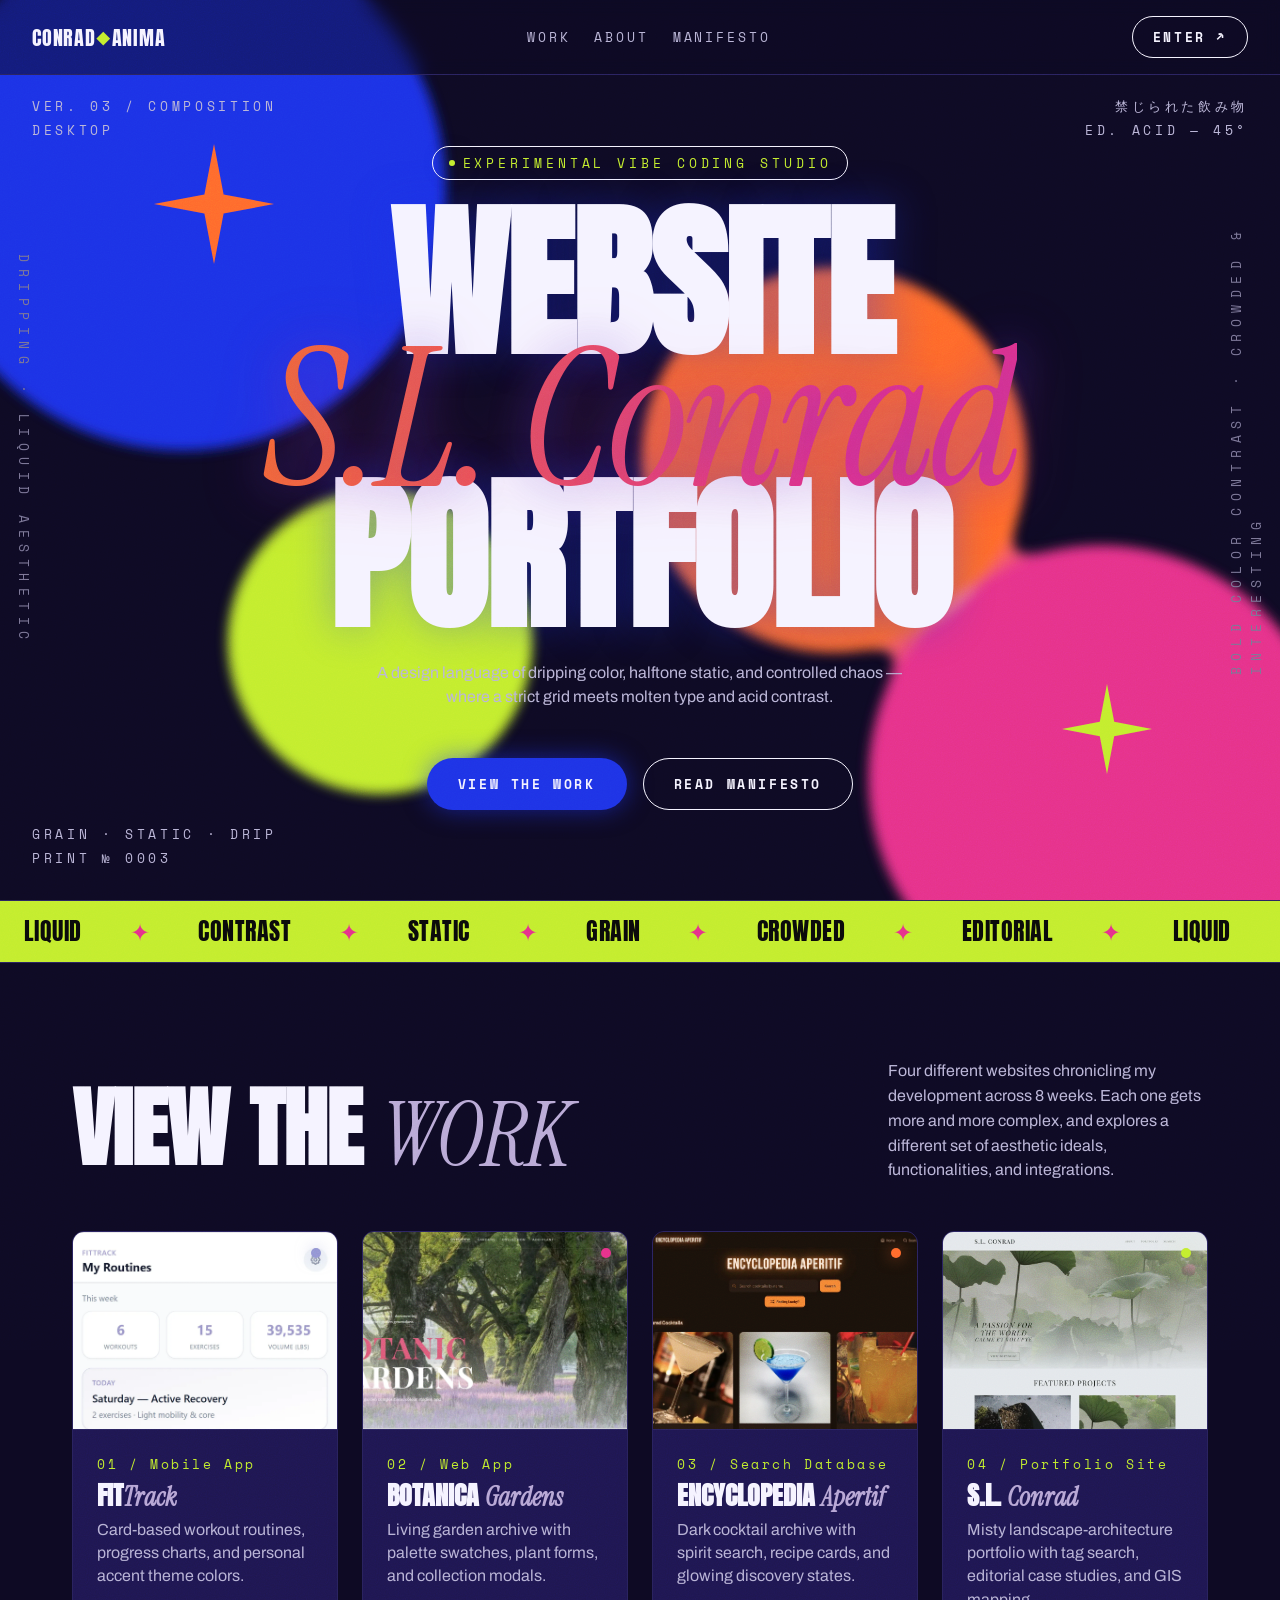
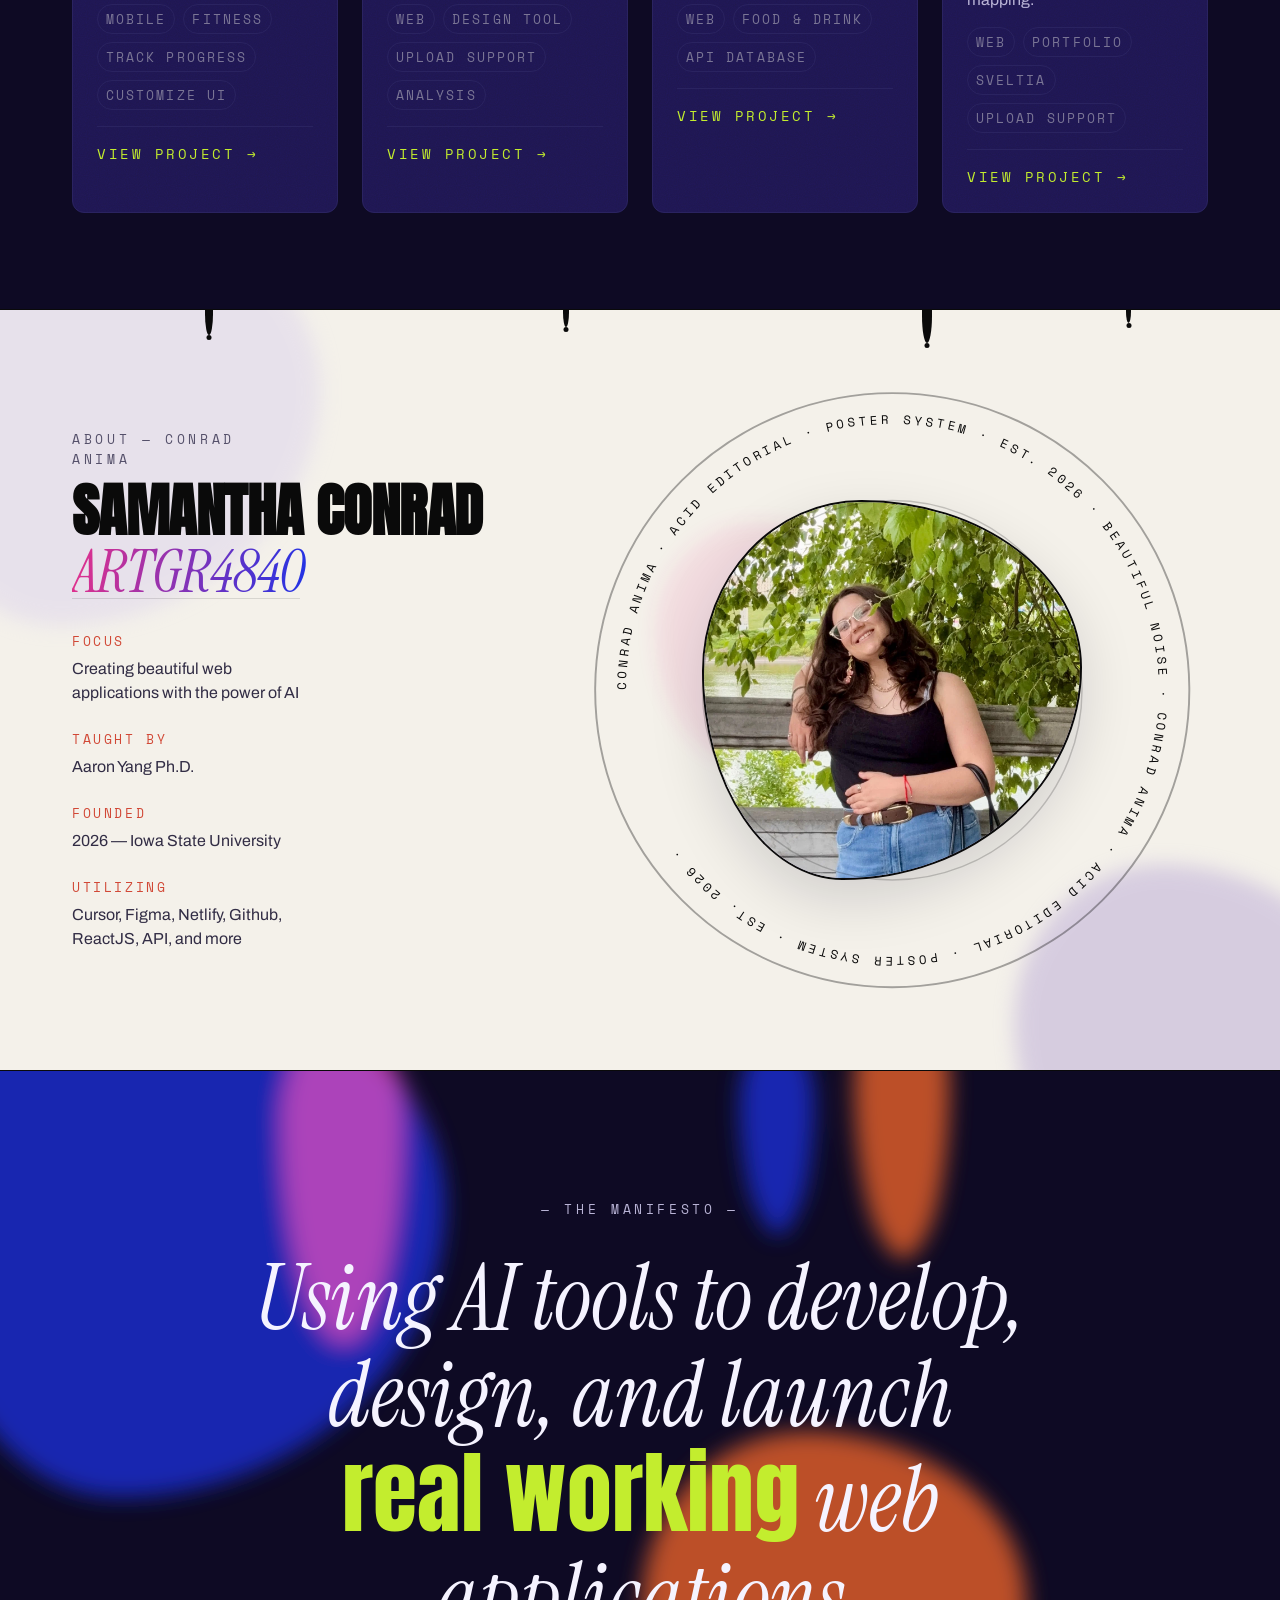
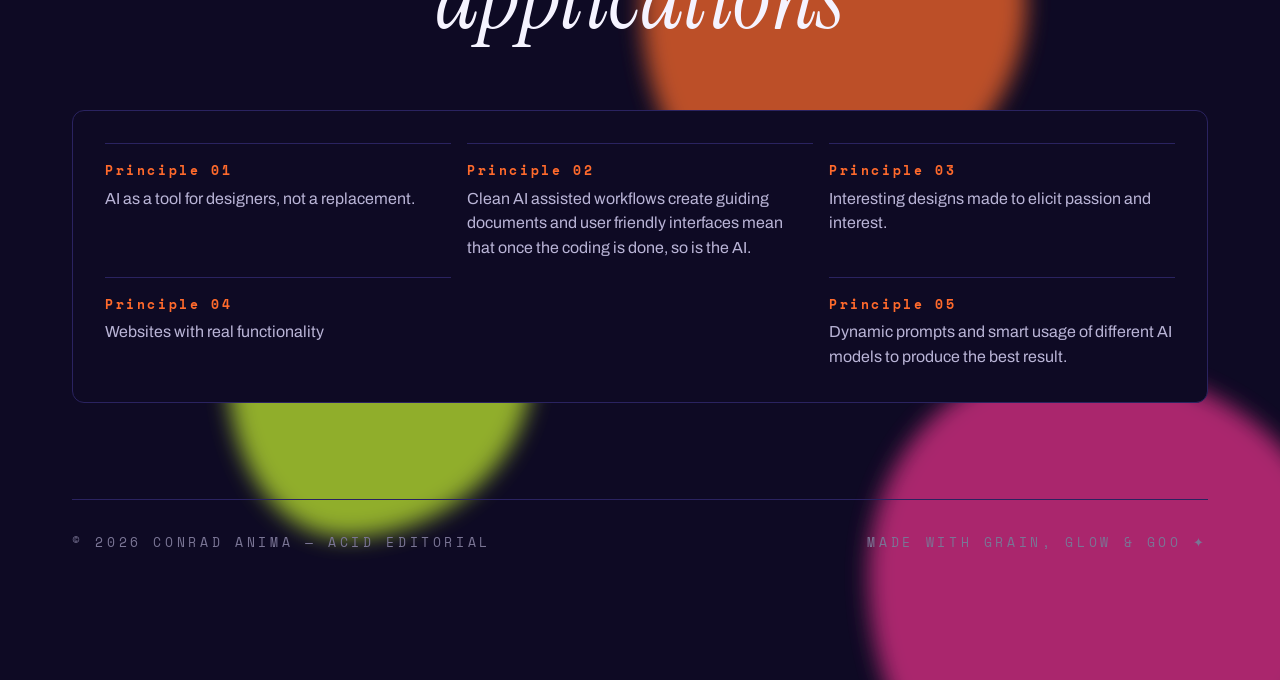
<file: index.html>
<!DOCTYPE html>
<html lang="en">
<head>
<meta charset="UTF-8" />
<meta name="viewport" content="width=device-width, initial-scale=1.0" />
<title>CONRAD ANIMA — Acid Editorial Poster System</title>
<link rel="preconnect" href="https://fonts.googleapis.com" />
<link rel="preconnect" href="https://fonts.gstatic.com" crossorigin />
<link href="https://fonts.googleapis.com/css2?family=Anton&family=Archivo:wght@400;500;600;700;900&family=Instrument+Serif:ital@0;1&family=Space+Mono:wght@400;700&display=swap" rel="stylesheet" />
<style>
  /* ============ TOKENS (from design.md) ============ */
  :root {
    --primary: #1E33E6;      /* electric cobalt */
    --secondary: #E6318A;    /* hot magenta */
    --accent: #FF6A2C;       /* liquid coral */
    --highlight: #C3ED2E;    /* acid lime */
    --signal: #D14836;       /* seed vermillion */
    --lavender: #B9A9D6;
    --lavender-soft: #DCD3EC;

    --bg: #0E0A24;           /* deep indigo-black */
    --surface: #171041;
    --card: #1E1650;
    --cream: #F4F1EA;

    --text: #F5F3FF;
    --text-2: #B9B4D6;
    --text-muted: #7A7595;
    --ink: #0A0A0A;

    --border: #2A2360;
    --border-strong: #F5F3FF;

    --sp-1: 4px;  --sp-2: 8px;  --sp-3: 12px; --sp-4: 16px;
    --sp-6: 24px; --sp-8: 32px; --sp-12: 48px; --sp-16: 64px;
    --sp-24: 96px; --sp-32: 128px;

    --r-sm: 4px; --r-md: 8px; --r-lg: 12px; --r-xl: 24px; --r-full: 9999px;

    --glow: 0 0 24px rgba(30,51,230,.55);
    --glow-pink: 0 0 28px rgba(230,49,138,.55);
    --glow-lime: 0 0 26px rgba(195,237,46,.5);

    --ease: cubic-bezier(0.22, 1, 0.36, 1);
    --fast: 120ms; --medium: 240ms; --slow: 480ms;

    --f-display: "Instrument Serif", Georgia, serif;
    --f-cond: "Anton", "Archivo", sans-serif;
    --f-ui: "Archivo", system-ui, sans-serif;
    --f-mono: "Space Mono", ui-monospace, monospace;

    --text-min: 13px;
    --text-desc: 16px;
    --text-tag: 13px;
  }

  * { margin: 0; padding: 0; box-sizing: border-box; }
  html { scroll-behavior: smooth; }
  body {
    background: var(--bg);
    color: var(--text);
    font-family: var(--f-ui);
    font-size: var(--text-min);
    line-height: 1.55;
    overflow-x: hidden;
    -webkit-font-smoothing: antialiased;
  }

  /* ============ GLOBAL GRAIN / STATIC OVERLAY ============ */
  .grain {
    position: fixed; inset: -50%;
    width: 200%; height: 200%;
    pointer-events: none; z-index: 9999;
    opacity: .16; mix-blend-mode: overlay;
    background-image: url("data:image/svg+xml,%3Csvg xmlns='http://www.w3.org/2000/svg' width='200' height='200'%3E%3Cfilter id='n'%3E%3CfeTurbulence type='fractalNoise' baseFrequency='0.85' numOctaves='3' stitchTiles='stitch'/%3E%3C/filter%3E%3Crect width='100%25' height='100%25' filter='url(%23n)'/%3E%3C/svg%3E");
    animation: static 0.6s steps(3) infinite;
  }
  @keyframes static {
    0% { transform: translate(0,0); }
    33% { transform: translate(-3%, 2%); }
    66% { transform: translate(2%, -2%); }
    100% { transform: translate(0,0); }
  }

  /* micro-label */
  .label {
    font-family: var(--f-mono);
    font-size: var(--text-tag); letter-spacing: .28em;
    text-transform: uppercase; color: var(--text-2);
  }

  .wrap { max-width: 1200px; margin: 0 auto; padding: 0 var(--sp-8); }

  /* ============ NAV ============ */
  nav {
    position: fixed; top: 0; left: 0; right: 0; z-index: 100;
    display: flex; align-items: center; justify-content: space-between;
    padding: var(--sp-4) var(--sp-8);
    backdrop-filter: blur(8px);
    background: rgba(14,10,36,.55);
    border-bottom: 1px solid var(--border);
  }
  .brand { font-family: var(--f-cond); font-size: 20px; letter-spacing: .04em; text-transform: uppercase; }
  .brand span { color: var(--highlight); }
  .nav-links { display: flex; gap: var(--sp-6); }
  .nav-links a {
    font-family: var(--f-mono); font-size: var(--text-tag); letter-spacing: .22em;
    text-transform: uppercase; color: var(--text-2); text-decoration: none;
    transition: color var(--fast) var(--ease);
  }
  .nav-links a:hover { color: var(--highlight); }
  @media (max-width: 720px) { .nav-links { display: none; } }

  /* ============ HERO POSTER ============ */
  .hero {
    position: relative; min-height: 100vh;
    padding: 120px var(--sp-8) var(--sp-16);
    display: grid; place-items: center;
    overflow: hidden;
  }
  /* liquid blobs */
  .blobs { position: absolute; inset: 0; z-index: 0; filter: url(#goo) blur(6px); }
  .blob { position: absolute; border-radius: 50%; mix-blend-mode: screen; }
  .b1 { width: 520px; height: 520px; background: var(--primary); top: -8%; left: -6%; animation: float1 14s var(--ease) infinite; }
  .b2 { width: 460px; height: 460px; background: var(--secondary); bottom: -12%; right: -4%; animation: float2 17s var(--ease) infinite; }
  .b3 { width: 380px; height: 380px; background: var(--accent); top: 30%; right: 20%; animation: float3 12s var(--ease) infinite; }
  .b4 { width: 300px; height: 300px; background: var(--highlight); bottom: 12%; left: 18%; animation: float1 19s var(--ease) infinite reverse; }
  @keyframes float1 { 0%,100%{transform:translate(0,0) scale(1)} 50%{transform:translate(60px,40px) scale(1.12)} }
  @keyframes float2 { 0%,100%{transform:translate(0,0) scale(1)} 50%{transform:translate(-50px,-30px) scale(1.08)} }
  @keyframes float3 { 0%,100%{transform:translate(0,0) scale(1)} 50%{transform:translate(30px,-50px) scale(0.9)} }
  /* liquid morph — molten metaball shape shift */
  @keyframes morph {
    0%,100% { border-radius: 42% 58% 63% 37% / 45% 44% 56% 55%; }
    50%     { border-radius: 60% 40% 38% 62% / 58% 55% 45% 42%; }
  }
  /* drip — vertical stretch/ooze for hanging tendrils */
  @keyframes drip {
    0%,100% { transform: scaleY(1) translateY(0); }
    50%     { transform: scaleY(1.35) translateY(8%); }
  }

  /* starburst */
  .starburst {
    position: absolute; z-index: 1; width: 120px; height: 120px;
    top: 16%; left: 12%;
    animation: spin 24s linear infinite;
  }
  .starburst.two { top: auto; bottom: 14%; right: 10%; left: auto; width: 90px; height: 90px; animation-duration: 30s; }
  @keyframes spin { to { transform: rotate(360deg); } }

  .hero-inner { position: relative; z-index: 3; text-align: center; max-width: 900px; }
  .kicker {
    display: inline-flex; align-items: center; gap: var(--sp-2);
    font-family: var(--f-mono); font-size: var(--text-tag); letter-spacing: .3em;
    text-transform: uppercase; color: var(--highlight);
    border: 1px solid var(--border-strong); border-radius: var(--r-full);
    padding: 6px 16px; margin-bottom: var(--sp-8);
  }
  .kicker::before { content: ""; width: 6px; height: 6px; border-radius: 50%; background: var(--highlight); box-shadow: var(--glow-lime); }

  .hero h1 {
    font-family: var(--f-cond);
    font-size: clamp(56px, 13vw, 168px);
    line-height: .86; text-transform: uppercase; letter-spacing: -.01em;
    text-shadow: 0 0 40px rgba(30,51,230,.35);
  }
  .hero h1 .liquid {
    display: block;
    font-family: var(--f-display); font-style: italic; font-weight: 400;
    text-transform: none; letter-spacing: -.02em;
    font-size: clamp(64px, 15vw, 200px); line-height: .8;
    background: linear-gradient(100deg, var(--accent), var(--secondary) 75%);
    -webkit-background-clip: text; background-clip: text; color: transparent;
    margin: -.06em 0;
    filter: drop-shadow(0 4px 30px rgba(230,49,138,.35));
  }
  .hero p.lede {
    max-width: 560px; margin: var(--sp-8) auto var(--sp-12);
    color: var(--text-2); font-size: var(--text-desc);
  }
  .cta-row { display: flex; gap: var(--sp-4); justify-content: center; flex-wrap: wrap; }

  .btn {
    font-family: var(--f-mono); font-size: var(--text-min); letter-spacing: .2em;
    text-transform: uppercase; font-weight: 700;
    padding: 15px 30px; border-radius: var(--r-full);
    border: 1px solid transparent; cursor: pointer; text-decoration: none;
    display: inline-flex; align-items: center; gap: 10px;
    transition: transform var(--medium) var(--ease), box-shadow var(--medium) var(--ease), background var(--fast) var(--ease);
  }
  .btn-primary { background: var(--primary); color: var(--text); box-shadow: var(--glow); }
  .btn-primary:hover { transform: scale(1.03); box-shadow: 0 0 42px rgba(30,51,230,.85); }
  .btn-accent { background: var(--accent); color: var(--ink); }
  .btn-accent:hover { transform: scale(1.03); box-shadow: 0 0 36px rgba(255,106,44,.7); }
  .btn-ghost { border-color: var(--border-strong); color: var(--text); }
  .btn-ghost:hover { border-color: var(--highlight); color: var(--highlight); box-shadow: var(--glow-lime); }

  /* margin-pinned micro labels */
  .corner { position: absolute; z-index: 4; }
  .corner.tl { top: 96px; left: var(--sp-8); }
  .corner.tr { top: 96px; right: var(--sp-8); text-align: right; }
  .corner.bl { bottom: var(--sp-8); left: var(--sp-8); }
  .corner.br { bottom: var(--sp-8); right: var(--sp-8); text-align: right; }
  .corner .label + .label { margin-top: 4px; }
  @media (max-width: 720px) { .corner { display: none; } }

  /* vertical running text */
  .vtext {
    position: absolute; z-index: 4; top: 50%;
    writing-mode: vertical-rl; transform: translateY(-50%);
    font-family: var(--f-mono); font-size: var(--text-min); letter-spacing: .5em;
    text-transform: uppercase; color: var(--text-muted);
  }
  .vtext.left { left: 14px; }
  .vtext.right { right: 14px; transform: translateY(-50%) rotate(180deg); }
  @media (max-width: 900px) { .vtext { display: none; } }

  /* ============ MARQUEE ============ */
  .marquee {
    border-top: 1px solid var(--border); border-bottom: 1px solid var(--border);
    background: var(--highlight); color: var(--ink);
    overflow: hidden; white-space: nowrap; padding: 12px 0;
  }
  .marquee-track { display: inline-block; animation: scroll 22s linear infinite; }
  .marquee-track span {
    font-family: var(--f-cond); font-size: 24px; text-transform: uppercase;
    letter-spacing: .02em; padding: 0 24px;
  }
  .marquee-track span::after { content: "✦"; margin-left: 48px; color: var(--secondary); }
  @keyframes scroll { to { transform: translateX(-50%); } }

  /* ============ SECTION HEADINGS ============ */
  section { position: relative; padding: var(--sp-32) 0; }
  .eyebrow { color: var(--accent); }
  .sec-head { display: flex; align-items: flex-end; justify-content: space-between; gap: var(--sp-8); margin-bottom: var(--sp-16); flex-wrap: wrap; }
  .sec-head h2 {
    font-family: var(--f-cond); font-size: clamp(40px, 7vw, 88px);
    line-height: 1.05; text-transform: uppercase; letter-spacing: -.01em; max-width: 12ch;
  }
  .sec-head h2 em { font-family: var(--f-display); font-weight: 400; color: var(--lavender); }
  .sec-head .aside { max-width: 320px; color: var(--text-2); font-size: var(--text-desc); }

  /* ============ WORK / PRODUCT CARDS ============ */
  #work {
    padding-top: var(--sp-24);
    padding-bottom: var(--sp-24);
  }
  #work .sec-head {
    margin-bottom: var(--sp-12);
  }
  #work .sec-head h2 { max-width: 14ch; line-height: 1.08; }
  #work .sec-head .aside { line-height: 1.55; }

  .work-grid {
    display: grid; grid-template-columns: repeat(4, 1fr); gap: var(--sp-6);
  }
  @media (max-width: 1100px) { .work-grid { grid-template-columns: repeat(2, 1fr); } }
  @media (max-width: 560px) { .work-grid { grid-template-columns: 1fr; } }

  .work-card {
    position: relative; display: block; text-decoration: none; color: inherit;
    background: var(--card); border: 1px solid var(--border);
    border-radius: var(--r-lg); overflow: hidden;
    transition: transform var(--medium) var(--ease), box-shadow var(--medium) var(--ease), border-color var(--fast);
  }
  .work-card::after {
    content: ""; position: absolute; inset: 0; opacity: .45; pointer-events: none; z-index: 2;
    background-image: url("data:image/svg+xml,%3Csvg xmlns='http://www.w3.org/2000/svg' width='120' height='120'%3E%3Cfilter id='n2'%3E%3CfeTurbulence type='fractalNoise' baseFrequency='0.9' numOctaves='2'/%3E%3C/filter%3E%3Crect width='100%25' height='100%25' filter='url(%23n2)' opacity='0.5'/%3E%3C/svg%3E");
    mix-blend-mode: overlay;
  }
  .work-card:hover { transform: translateY(-6px); box-shadow: var(--glow); border-color: var(--primary); }
  .work-card:hover .work-arrow { transform: translateX(4px); }

  .work-thumb {
    position: relative; aspect-ratio: 4/3; overflow: hidden;
    border-bottom: 1px solid var(--border);
  }
  .work-thumb img { width: 100%; height: 100%; object-fit: cover; object-position: top; display: block; }
  .work-thumb .dot {
    position: absolute; top: var(--sp-4); right: var(--sp-4); z-index: 3;
    width: 10px; height: 10px; border-radius: 50%;
  }

  .work-body { padding: var(--sp-6); position: relative; z-index: 3; }
  .work-num { font-family: var(--f-mono); font-size: var(--text-min); letter-spacing: .2em; color: var(--highlight); }
  .work-card h3 {
    font-family: var(--f-cond); font-size: 26px; text-transform: uppercase;
    margin: var(--sp-2) 0 var(--sp-2); line-height: .95;
  }
  .work-card h3 em {
    font-family: var(--f-display); font-style: italic; text-transform: none; color: var(--lavender);
  }
  .work-card p { color: var(--text-2); font-size: var(--text-desc); line-height: 1.45; }
  .work-meta {
    display: flex; flex-wrap: wrap; gap: var(--sp-2); margin-top: var(--sp-4);
  }
  .work-meta span {
    font-family: var(--f-mono); font-size: var(--text-tag); letter-spacing: .16em;
    text-transform: uppercase; padding: 4px 8px;
    border: 1px solid var(--border); border-radius: var(--r-full); color: var(--text-muted);
  }
  .work-foot {
    display: flex; align-items: center; justify-content: space-between;
    margin-top: var(--sp-4); padding-top: var(--sp-4); border-top: 1px solid var(--border);
  }
  .work-arrow {
    font-family: var(--f-mono); font-size: 14px; letter-spacing: .18em;
    text-transform: uppercase; color: var(--highlight);
    transition: transform var(--medium) var(--ease);
  }

  .work-card--soon {
    cursor: default; opacity: .55; border-style: dashed;
  }
  .work-card--soon:hover { transform: none; box-shadow: none; border-color: var(--border); }
  .work-card--soon .work-thumb {
    display: grid; place-items: center;
    background: linear-gradient(135deg, var(--surface), var(--card));
  }
  .work-card--soon .work-thumb-placeholder {
    font-family: var(--f-display); font-style: italic; font-size: 48px; color: var(--text-muted);
  }

  /* ============ ABOUT (CREAM) SECTION ============ */
  #about {
    padding-top: var(--sp-16);
    padding-bottom: var(--sp-16);
    overflow: hidden;
  }
  .cream {
    background: var(--cream); color: var(--ink);
    border-top: 1px solid var(--ink); border-bottom: 1px solid var(--ink);
  }
  #about .wrap { position: relative; z-index: 2; }

  /* dreamy Poster-4 lavender liquid — quiet cream breathing room */
  .about-blobs {
    position: absolute; inset: 0; z-index: 0; pointer-events: none;
    filter: url(#goo) blur(10px); opacity: .5;
  }
  .about-blobs .about-blob {
    position: absolute; mix-blend-mode: multiply;
    border-radius: 42% 58% 63% 37% / 45% 44% 56% 55%;
    animation: float1 22s var(--ease) infinite, morph 13s var(--ease) infinite;
  }
  .about-blobs .ab1 { width: 420px; height: 420px; background: var(--lavender-soft); top: -14%; left: -8%; }
  .about-blobs .ab2 { width: 340px; height: 340px; background: var(--lavender);      bottom: -18%; right: -6%; animation: float2 26s var(--ease) infinite, morph 15s var(--ease) infinite; }
  .about-blobs .ab3 { width: 240px; height: 240px; background: var(--secondary); opacity: .22; top: 28%; right: 30%; animation: float3 18s var(--ease) infinite, morph 11s var(--ease) infinite; }

  /* ink drips oozing down off the top hairline */
  .about-drips {
    position: absolute; top: 0; left: 0; right: 0; z-index: 1;
    height: 40px; pointer-events: none;
  }
  .about-drips .ink-drip {
    position: absolute; top: -1px; background: var(--ink);
    border-radius: 0 0 50% 50% / 0 0 80% 80%;
    transform-origin: top center;
    animation: drip 6s var(--ease) infinite;
  }
  .about-drips .ink-drip::after {
    content: ""; position: absolute; left: 50%; top: 100%;
    width: 5px; height: 5px; border-radius: 50%;
    background: var(--ink); transform: translateX(-50%);
  }
  .about-drips .id1 { left: 16%; width: 8px;  height: 26px; animation-duration: 6.5s; }
  .about-drips .id2 { left: 44%; width: 6px;  height: 18px; animation-duration: 5.2s; animation-delay: -2s; }
  .about-drips .id3 { left: 72%; width: 10px; height: 34px; animation-duration: 7.5s; animation-delay: -3.5s; }
  .about-drips .id4 { left: 88%; width: 5px;  height: 14px; animation-duration: 5.8s; animation-delay: -1s; }
  .about-split {
    display: grid; grid-template-columns: minmax(260px, 0.82fr) minmax(480px, 1.18fr);
    gap: var(--sp-16); align-items: center;
  }
  @media (max-width: 900px) {
    .about-split { grid-template-columns: 1fr; gap: var(--sp-8); }
    .about-portrait { margin: var(--sp-4) auto 0; max-width: min(560px, 100%); }
    .about-copy { max-width: none; }
    .about-copy h2 { max-width: none; }
  }

  .about-copy {
    max-width: 36ch; padding-right: var(--sp-6);
    align-self: center;
  }
  .about-copy .label {
    font-size: var(--text-tag); letter-spacing: .28em; color: #55506a;
  }
  .about-copy h2 {
    font-family: var(--f-cond); text-transform: uppercase;
    font-size: clamp(38px, 4.5vw, 68px);
    line-height: .9; letter-spacing: -.01em;
    margin-top: var(--sp-4);
  }
  .about-copy h2 .h2-line { display: block; }
  @media (min-width: 901px) {
    .about-copy h2 .h2-line { white-space: nowrap; }
  }
  .about-copy h2 .h2-line + .h2-line { margin-top: .06em; }
  .about-copy h2 em {
    font-family: var(--f-display); font-weight: 400; font-style: italic; text-transform: none;
    background: linear-gradient(100deg, var(--secondary), var(--primary));
    -webkit-background-clip: text; background-clip: text; color: transparent;
  }
  .about-copy .about-details {
    grid-template-columns: 1fr;
    margin-top: var(--sp-10); padding-top: var(--sp-8);
    gap: var(--sp-6);
    border-top: 1px solid rgba(10, 10, 10, .12);
  }
  .about-copy .about-details dt {
    font-size: var(--text-tag); letter-spacing: .2em; color: var(--signal); margin-bottom: 6px;
  }
  .about-copy .about-details dd {
    font-size: var(--text-desc); color: #322d45; line-height: 1.5;
  }

  .about-details {
    display: grid; grid-template-columns: repeat(2, 1fr);
  }
  @media (max-width: 560px) { .about-details { grid-template-columns: 1fr; } }
  .about-details dt {
    font-family: var(--f-mono); letter-spacing: .22em; text-transform: uppercase;
  }

  .about-portrait {
    position: relative; width: 100%; max-width: 640px; aspect-ratio: 1;
    margin-left: auto; justify-self: end;
  }
  .about-photo {
    position: absolute; inset: 0; z-index: 1;
    display: grid; place-items: center;
  }
  .about-photo-inner {
    width: 60%; aspect-ratio: 1; overflow: hidden;
    border-radius: 42% 58% 63% 37% / 45% 44% 56% 55%;
    border: 2px solid var(--ink);
    box-shadow: 0 20px 56px rgba(10,10,36,.14);
    background: linear-gradient(135deg, #DCD3EC, #B9A9D6);
    animation: morph 16s var(--ease) infinite;
  }
  .about-photo-inner img {
    width: 100%; height: 100%; object-fit: cover; display: block;
  }
  .about-ring {
    position: absolute; inset: 0; z-index: 2; width: 100%; height: 100%;
    animation: spin 28s linear infinite; pointer-events: none;
  }
  .about-ring text {
    font-family: "Space Mono", ui-monospace, monospace;
    font-size: var(--text-min); letter-spacing: .32em; fill: var(--ink);
    text-transform: uppercase;
  }

  /* ============ MANIFESTO ============ */
  #manifesto {
    position: relative; overflow: hidden;
    padding: var(--sp-32) 0;
  }
  #manifesto .blobs { opacity: .72; filter: url(#goo) blur(11px); }
  /* molten metaballs — layer float + morph so they ooze instead of just drifting */
  #manifesto .blob {
    border-radius: 42% 58% 63% 37% / 45% 44% 56% 55%;
    animation-name: float1, morph;
    animation-duration: 16s, 9s;
    animation-timing-function: var(--ease), var(--ease);
    animation-iteration-count: infinite, infinite;
  }
  #manifesto .b2 { animation-name: float2, morph; animation-duration: 19s, 11s; }
  #manifesto .b3 { animation-name: float3, morph; animation-duration: 14s, 8s; }
  #manifesto .b4 { animation-name: float1, morph; animation-duration: 21s, 12s; animation-direction: reverse, normal; }
  /* dripping tendrils that ooze down through the field */
  #manifesto .drip {
    position: absolute; z-index: 0; mix-blend-mode: screen;
    border-radius: 50% 50% 48% 52% / 30% 30% 70% 70%;
    transform-origin: top center;
    animation: drip 7s var(--ease) infinite;
  }
  #manifesto .drip.d1 { width: 120px; height: 320px; background: var(--secondary); top: -4%; left: 22%; animation-duration: 8s; }
  #manifesto .drip.d2 { width: 90px;  height: 260px; background: var(--accent);    top: -6%; right: 26%; animation-duration: 6.5s; animation-delay: -2s; }
  #manifesto .drip.d3 { width: 70px;  height: 200px; background: var(--primary);   top: -3%; left: 58%; animation-duration: 9s; animation-delay: -4s; }
  #manifesto .wrap { position: relative; z-index: 2; }
  .manifesto { text-align: center; }
  .manifesto .big {
    font-family: var(--f-display); font-style: italic; font-weight: 400;
    font-size: clamp(36px, 7vw, 92px); line-height: 1.08;
    max-width: min(900px, 92vw); margin: 0 auto;
  }
  .manifesto .big b { font-family: var(--f-cond); font-weight: 400; font-style: normal; color: var(--highlight); white-space: nowrap; }
  .principles {
    display: grid; grid-template-columns: repeat(3, 1fr); gap: var(--sp-4);
    margin-top: var(--sp-16); text-align: left;
    padding: var(--sp-8);
    border-radius: var(--r-lg);
    border: 1px solid var(--border);
    background: var(--bg);
  }
  .principles li:nth-child(4) { grid-column: 1; grid-row: 2; }
  .principles li:nth-child(5) { grid-column: 3; grid-row: 2; }
  @media (max-width: 720px){
    .principles { grid-template-columns: 1fr; }
    .principles li:nth-child(4),
    .principles li:nth-child(5) { grid-column: auto; grid-row: auto; }
  }
  .principles li {
    list-style: none; border-top: 1px solid var(--border); padding-top: var(--sp-4);
    font-size: var(--text-desc); color: var(--text-2);
  }
  .principles li b { display: block; font-family: var(--f-mono); font-size: var(--text-tag); letter-spacing: .2em; color: var(--accent); margin-bottom: 6px; }

  .site-footer {
    position: relative; z-index: 2;
    display: flex; justify-content: space-between; flex-wrap: wrap; gap: var(--sp-4);
    margin-top: var(--sp-24); padding-top: var(--sp-8);
    border-top: 1px solid var(--border); text-align: left;
  }
  .site-footer .label { color: var(--text-muted); }

  /* reduced motion */
  @media (prefers-reduced-motion: reduce) {
    *, *::before, *::after { animation: none !important; scroll-behavior: auto; }
  }
</style>
</head>
<body>
  <div class="grain" aria-hidden="true"></div>

  <!-- SVG filters + reusable defs -->
  <svg width="0" height="0" style="position:absolute" aria-hidden="true">
    <defs>
      <filter id="goo">
        <feGaussianBlur in="SourceGraphic" stdDeviation="18" result="blur" />
        <feColorMatrix in="blur" mode="matrix" values="1 0 0 0 0  0 1 0 0 0  0 0 1 0 0  0 0 0 22 -9" result="goo" />
        <feBlend in="SourceGraphic" in2="goo" />
      </filter>
    </defs>
  </svg>

  <nav>
    <div class="brand">CONRAD<span>◆</span>ANIMA</div>
    <div class="nav-links">
      <a href="#work">Work</a>
      <a href="#about">About</a>
      <a href="#manifesto">Manifesto</a>
    </div>
    <a href="#manifesto" class="btn btn-ghost" style="padding:10px 20px;">Enter ↗</a>
  </nav>

  <!-- ============ HERO ============ -->
  <header class="hero">
    <div class="blobs" aria-hidden="true">
      <div class="blob b1"></div>
      <div class="blob b2"></div>
      <div class="blob b3"></div>
      <div class="blob b4"></div>
    </div>

    <svg class="starburst" viewBox="0 0 100 100" aria-hidden="true">
      <g fill="var(--accent)"><path d="M50 0 L58 42 L100 50 L58 58 L50 100 L42 58 L0 50 L42 42 Z"/></g>
    </svg>
    <svg class="starburst two" viewBox="0 0 100 100" aria-hidden="true">
      <g fill="var(--highlight)"><path d="M50 0 L58 42 L100 50 L58 58 L50 100 L42 58 L0 50 L42 42 Z"/></g>
    </svg>

    <!-- margin micro-labels -->
    <div class="corner tl">
      <div class="label">Ver. 03 / Composition</div>
      <div class="label" id="platform-label">Desktop</div>
    </div>
    <div class="corner tr">
      <div class="label">禁じられた飲み物</div>
      <div class="label">Ed. Acid — 45°</div>
    </div>
    <div class="corner bl">
      <div class="label">Grain · Static · Drip</div>
      <div class="label">Print № 0003</div>
    </div>

    <div class="vtext left">Dripping · Liquid Aesthetic</div>
    <div class="vtext right">Bold Color Contrast · Crowded &amp; Interesting</div>

    <div class="hero-inner">
      <span class="kicker">Experimental Vibe Coding Studio</span>
      <h1>
        Website
        <span class="liquid">S.L. Conrad</span>
        Portfolio
      </h1>
      <p class="lede">
        A design language of dripping color, halftone static, and controlled chaos —
        where a strict grid meets molten type and acid contrast.
      </p>
      <div class="cta-row">
        <a href="#work" class="btn btn-primary">View the work</a>
        <a href="#manifesto" class="btn btn-ghost">Read manifesto</a>
      </div>
    </div>
  </header>

  <!-- ============ MARQUEE ============ -->
  <div class="marquee" aria-hidden="true">
    <div class="marquee-track">
      <span>Liquid</span><span>Contrast</span><span>Static</span><span>Grain</span><span>Crowded</span><span>Editorial</span>
      <span>Liquid</span><span>Contrast</span><span>Static</span><span>Grain</span><span>Crowded</span><span>Editorial</span>
    </div>
  </div>

  <!-- ============ VIEW THE WORK ============ -->
  <section id="work" class="wrap">
    <div class="sec-head">
      <h2>View the <em>work</em></h2>
      <p class="aside">Four different websites chronicling my development across 8 weeks. Each one gets more and more complex, and explores a different set of aesthetic ideals, functionalities, and integrations.</p>
    </div>
    <div class="work-grid">
      <a class="work-card" href="product-fittrack.html">
        <div class="work-thumb">
          <span class="dot" style="background:#9395D3;box-shadow:0 0 16px rgba(147,149,211,.6)"></span>
          <img src="Assets/FitTrack/FitTrack_Home.webp" alt="FitTrack home screen preview" />
        </div>
        <div class="work-body">
          <span class="work-num">01 / Mobile App</span>
          <h3>Fit<em>Track</em></h3>
          <p>Card-based workout routines, progress charts, and personal accent theme colors.</p>
          <div class="work-meta">
            <span>Mobile</span><span>Fitness</span><span>Track Progress</span><span>Customize UI</span>
          </div>
          <div class="work-foot">
            <span class="work-arrow">View project →</span>
          </div>
        </div>
      </a>

      <a class="work-card" href="product-botanica.html">
        <div class="work-thumb">
          <span class="dot" style="background:var(--secondary);box-shadow:var(--glow-pink)"></span>
          <img src="Assets/Garden%20Design%20Workspace/Garden_Home.webp" alt="Botanica home screen preview" />
        </div>
        <div class="work-body">
          <span class="work-num">02 / Web App</span>
          <h3>Botanica <em>Gardens</em></h3>
          <p>Living garden archive with palette swatches, plant forms, and collection modals.</p>
          <div class="work-meta">
            <span>Web</span><span>Design Tool</span><span>Upload Support</span><span>Analysis</span>
          </div>
          <div class="work-foot">
            <span class="work-arrow">View project →</span>
          </div>
        </div>
      </a>

      <a class="work-card" href="product-apertif.html">
        <div class="work-thumb">
          <span class="dot" style="background:var(--accent);box-shadow:0 0 16px rgba(255,106,44,.6)"></span>
          <img src="Assets/Encyclopedia%20Apertif/Apertif_Home.webp" alt="Encyclopedia Apertif home screen preview" />
        </div>
        <div class="work-body">
          <span class="work-num">03 / Search Database</span>
          <h3>Encyclopedia <em>Apertif</em></h3>
          <p>Dark cocktail archive with spirit search, recipe cards, and glowing discovery states.</p>
          <div class="work-meta">
            <span>Web</span><span>Food &amp; Drink</span><span>API Database</span>
          </div>
          <div class="work-foot">
            <span class="work-arrow">View project →</span>
          </div>
        </div>
      </a>

      <a class="work-card" href="product-conrad.html">
        <div class="work-thumb">
          <span class="dot" style="background:var(--highlight);box-shadow:var(--glow-lime)"></span>
          <img src="Assets/SL%20Conrad/Conrad_Home.webp" alt="S.L. Conrad landscape portfolio home screen preview" />
        </div>
        <div class="work-body">
          <span class="work-num">04 / Portfolio Site</span>
          <h3>S.L. <em>Conrad</em></h3>
          <p>Misty landscape-architecture portfolio with tag search, editorial case studies, and GIS mapping.</p>
          <div class="work-meta">
            <span>Web</span><span>Portfolio</span><span>Sveltia</span><span>Upload Support</span>
          </div>
          <div class="work-foot">
            <span class="work-arrow">View project →</span>
          </div>
        </div>
      </a>
    </div>

  </section>

  <!-- ============ ABOUT ============ -->
  <section id="about" class="cream">
    <div class="about-blobs" aria-hidden="true">
      <div class="about-blob ab1"></div>
      <div class="about-blob ab2"></div>
      <div class="about-blob ab3"></div>
    </div>
    <div class="about-drips" aria-hidden="true">
      <span class="ink-drip id1"></span>
      <span class="ink-drip id2"></span>
      <span class="ink-drip id3"></span>
      <span class="ink-drip id4"></span>
    </div>
    <div class="wrap about-split">
      <div class="about-copy">
        <div class="label">About — Conrad Anima</div>
        <h2>
          <span class="h2-line">Samantha Conrad</span>
          <span class="h2-line"><em>ARTGR4840</em></span>
        </h2>
        <dl class="about-details">
          <div>
            <dt>Focus</dt>
            <dd>Creating beautiful web applications with the power of AI</dd>
          </div>
          <div>
            <dt>Taught by</dt>
            <dd>Aaron Yang Ph.D.</dd>
          </div>
          <div>
            <dt>Founded</dt>
            <dd>2026 — Iowa State University</dd>
          </div>
          <div>
            <dt>Utilizing</dt>
            <dd>Cursor, Figma, Netlify, Github, ReactJS, API, and more</dd>
          </div>
        </dl>
      </div>

      <div class="about-portrait">
        <div class="about-photo">
          <div class="about-photo-inner">
            <img src="Assets/About/portrait.webp" alt="Portrait of Samantha Conrad" width="600" height="600" />
          </div>
        </div>
        <svg class="about-ring" viewBox="0 0 660 660" aria-hidden="true">
          <defs>
            <path id="aboutRingPath" d="M330,330 m-278,0 a278,278 0 1,1 556,0 a278,278 0 1,1 -556,0" />
          </defs>
          <circle cx="330" cy="330" r="310" fill="none" stroke="#0A0A0A" stroke-width="2" opacity=".35"/>
          <circle cx="330" cy="330" r="198" fill="none" stroke="#0A0A0A" stroke-width="1.5" opacity=".2"/>
          <text font-size="13" letter-spacing="4">
            <textPath href="#aboutRingPath" startOffset="0">
              CONRAD ANIMA · ACID EDITORIAL · POSTER SYSTEM · EST. 2026 · BEAUTIFUL NOISE · CONRAD ANIMA · ACID EDITORIAL · POSTER SYSTEM · EST. 2026 ·
            </textPath>
          </text>
        </svg>
      </div>
    </div>
  </section>

  <!-- ============ MANIFESTO ============ -->
  <section id="manifesto" class="manifesto">
    <div class="blobs" aria-hidden="true">
      <div class="blob b1"></div>
      <div class="blob b2"></div>
      <div class="blob b3"></div>
      <div class="blob b4"></div>
      <div class="drip d1"></div>
      <div class="drip d2"></div>
      <div class="drip d3"></div>
    </div>
    <div class="wrap">
      <div class="label" style="margin-bottom:var(--sp-8)">— The Manifesto —</div>
      <p class="big">Using AI tools to develop, design, and launch <b>real working</b> web applications</p>
      <ul class="principles">
        <li><b>Principle 01</b>AI as a tool for designers, not a replacement.</li>
        <li><b>Principle 02</b>Clean AI assisted workflows create guiding documents and user friendly interfaces mean that once the coding is done, so is the AI.</li>
        <li><b>Principle 03</b>Interesting designs made to elicit passion and interest.</li>
        <li><b>Principle 04</b>Websites with real functionality</li>
        <li><b>Principle 05</b>Dynamic prompts and smart usage of different AI models to produce the best result.</li>
      </ul>
      <div class="site-footer">
        <span class="label">© 2026 Conrad Anima — Acid Editorial</span>
        <span class="label">Made with grain, glow &amp; goo ✦</span>
      </div>
    </div>
  </section>
  <script>
    (function () {
      const label = document.getElementById('platform-label');
      if (!label) return;
      const mq = window.matchMedia('(max-width: 768px)');
      const update = () => { label.textContent = mq.matches ? 'Mobile' : 'Desktop'; };
      update();
      mq.addEventListener('change', update);
    })();
  </script>
</body>
</html>
</file>
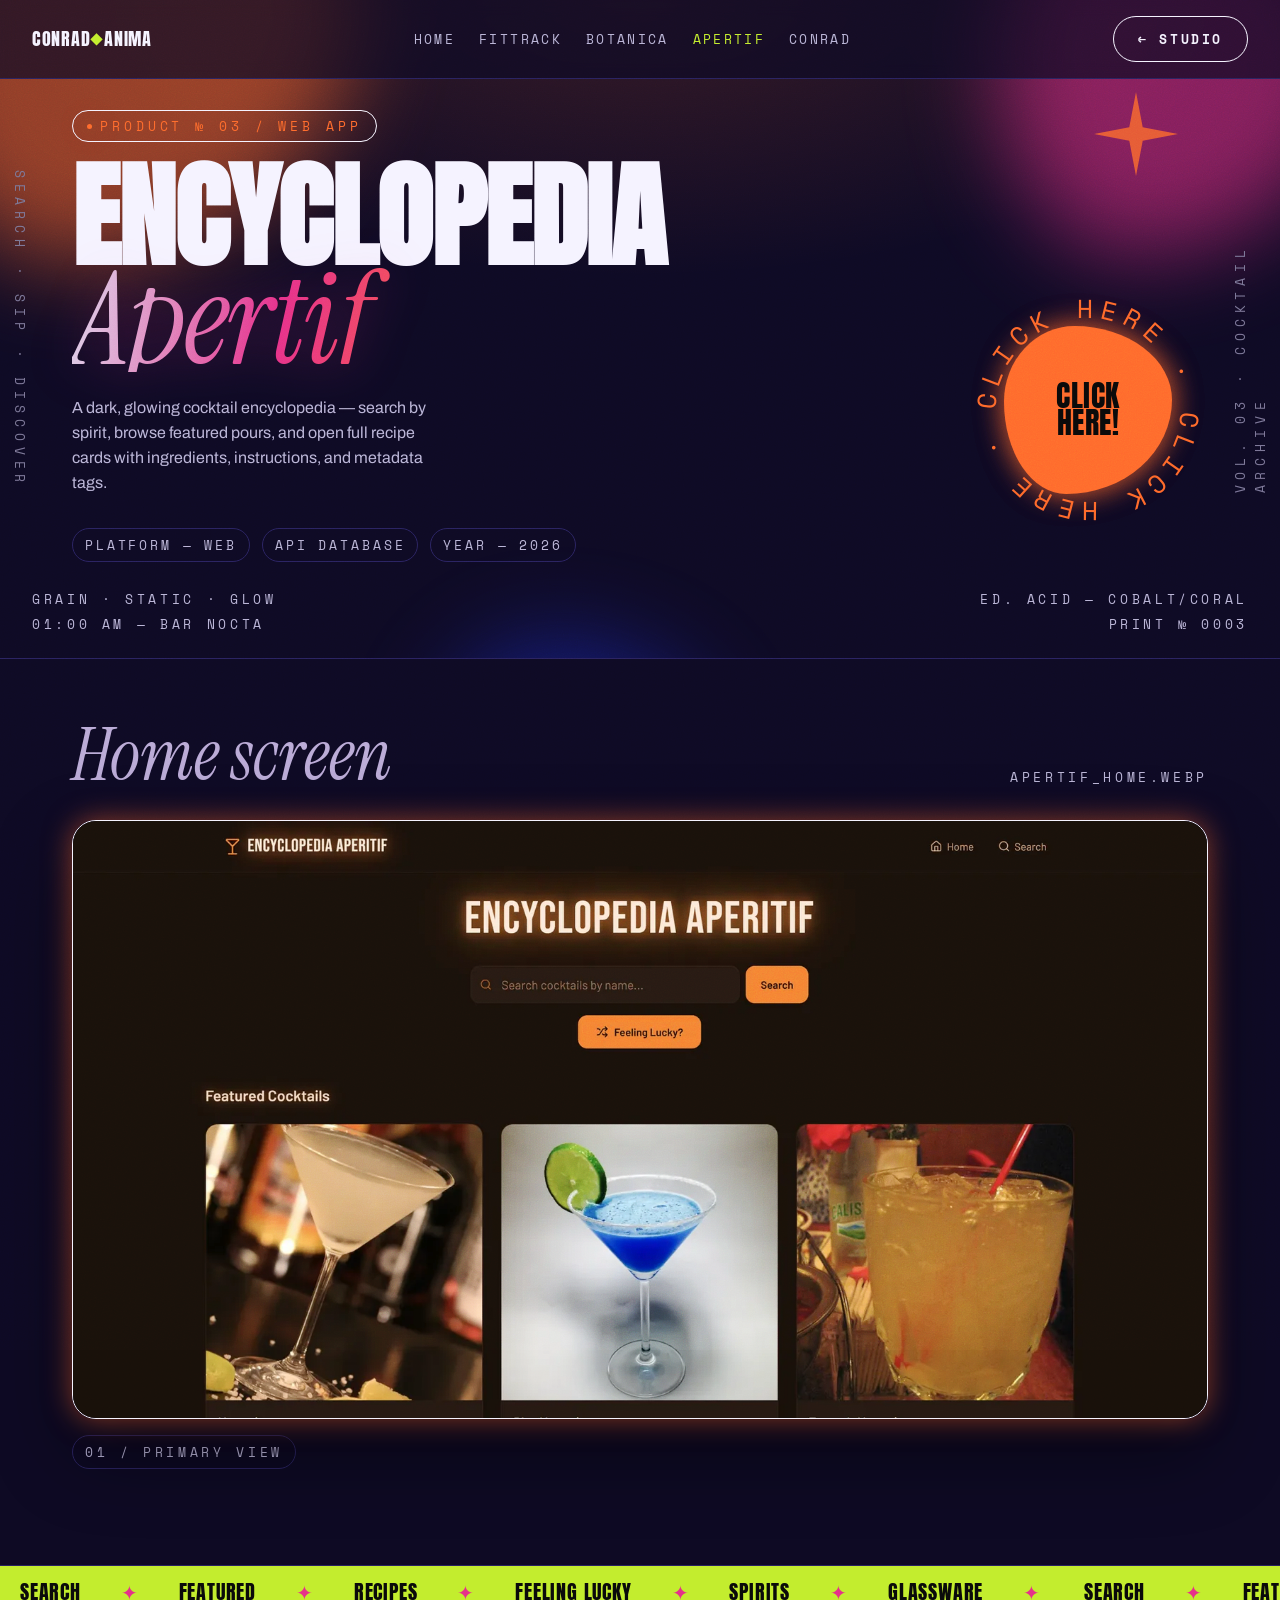
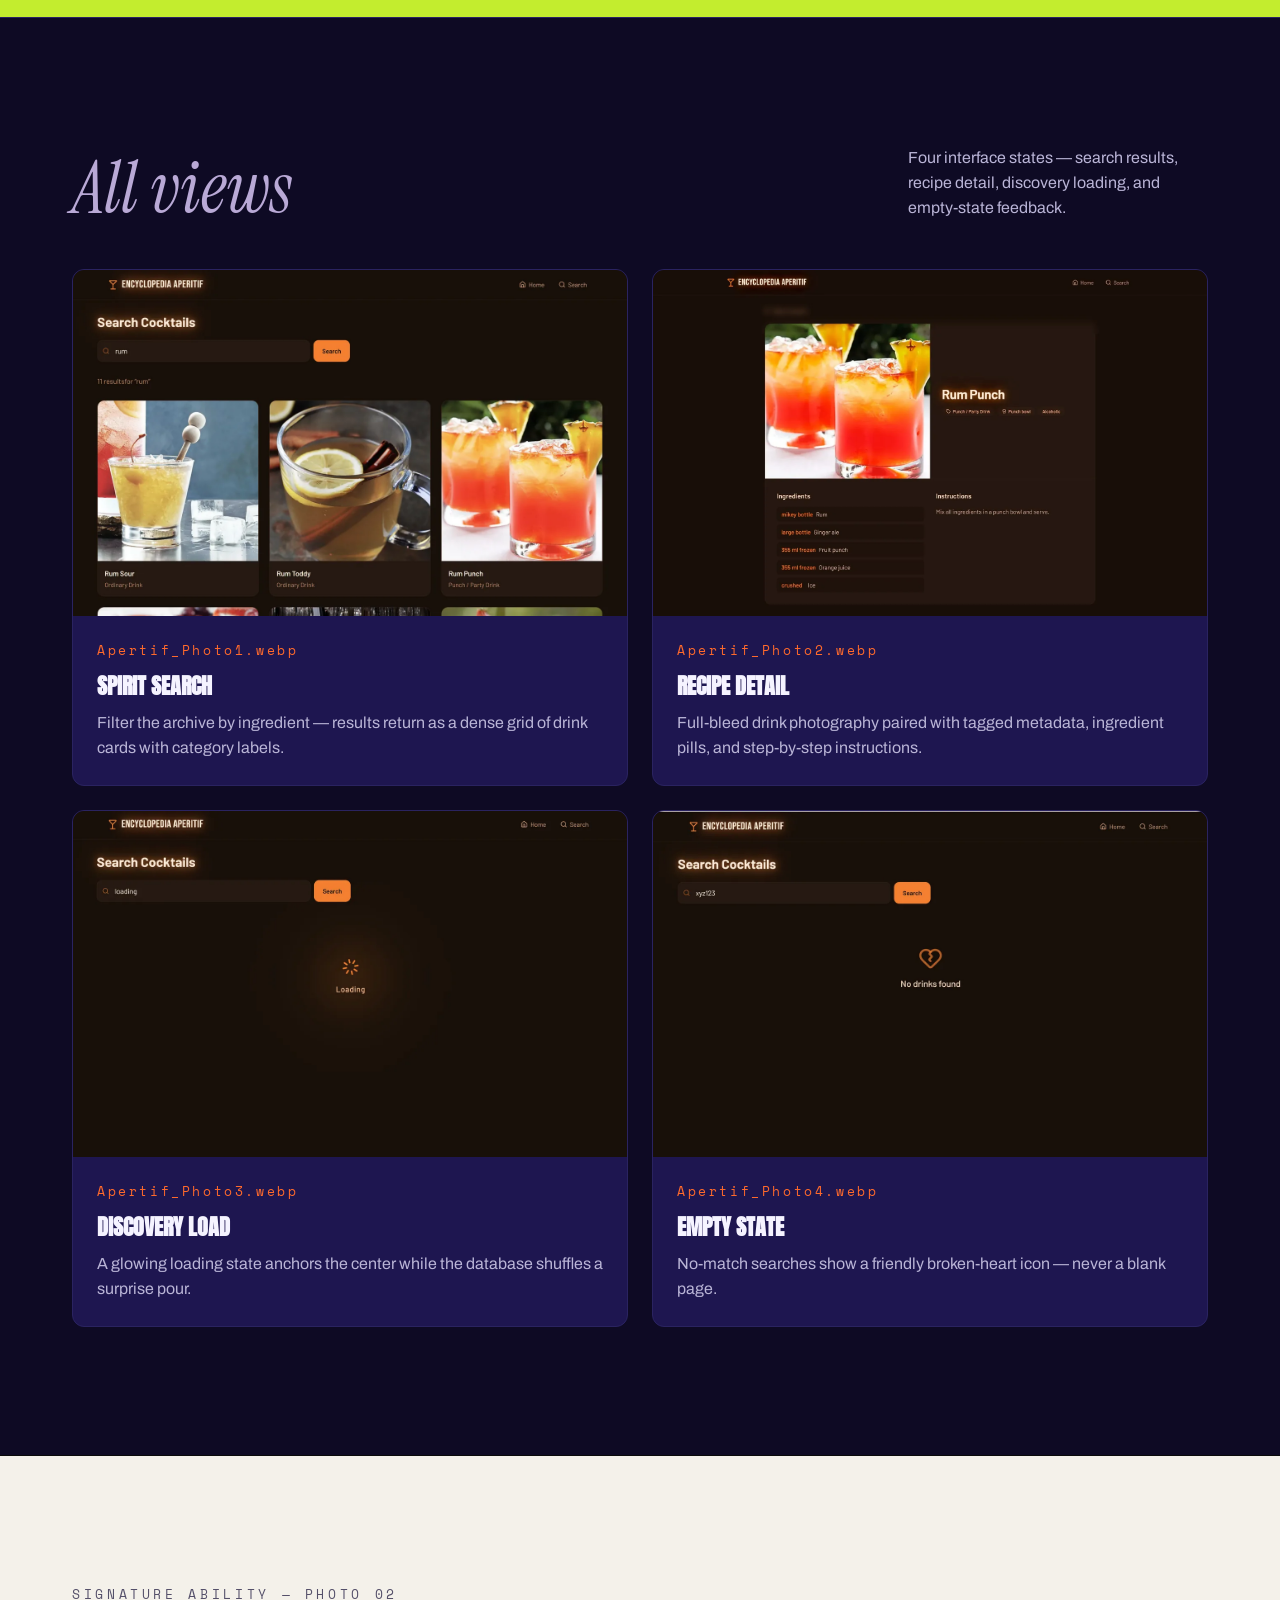
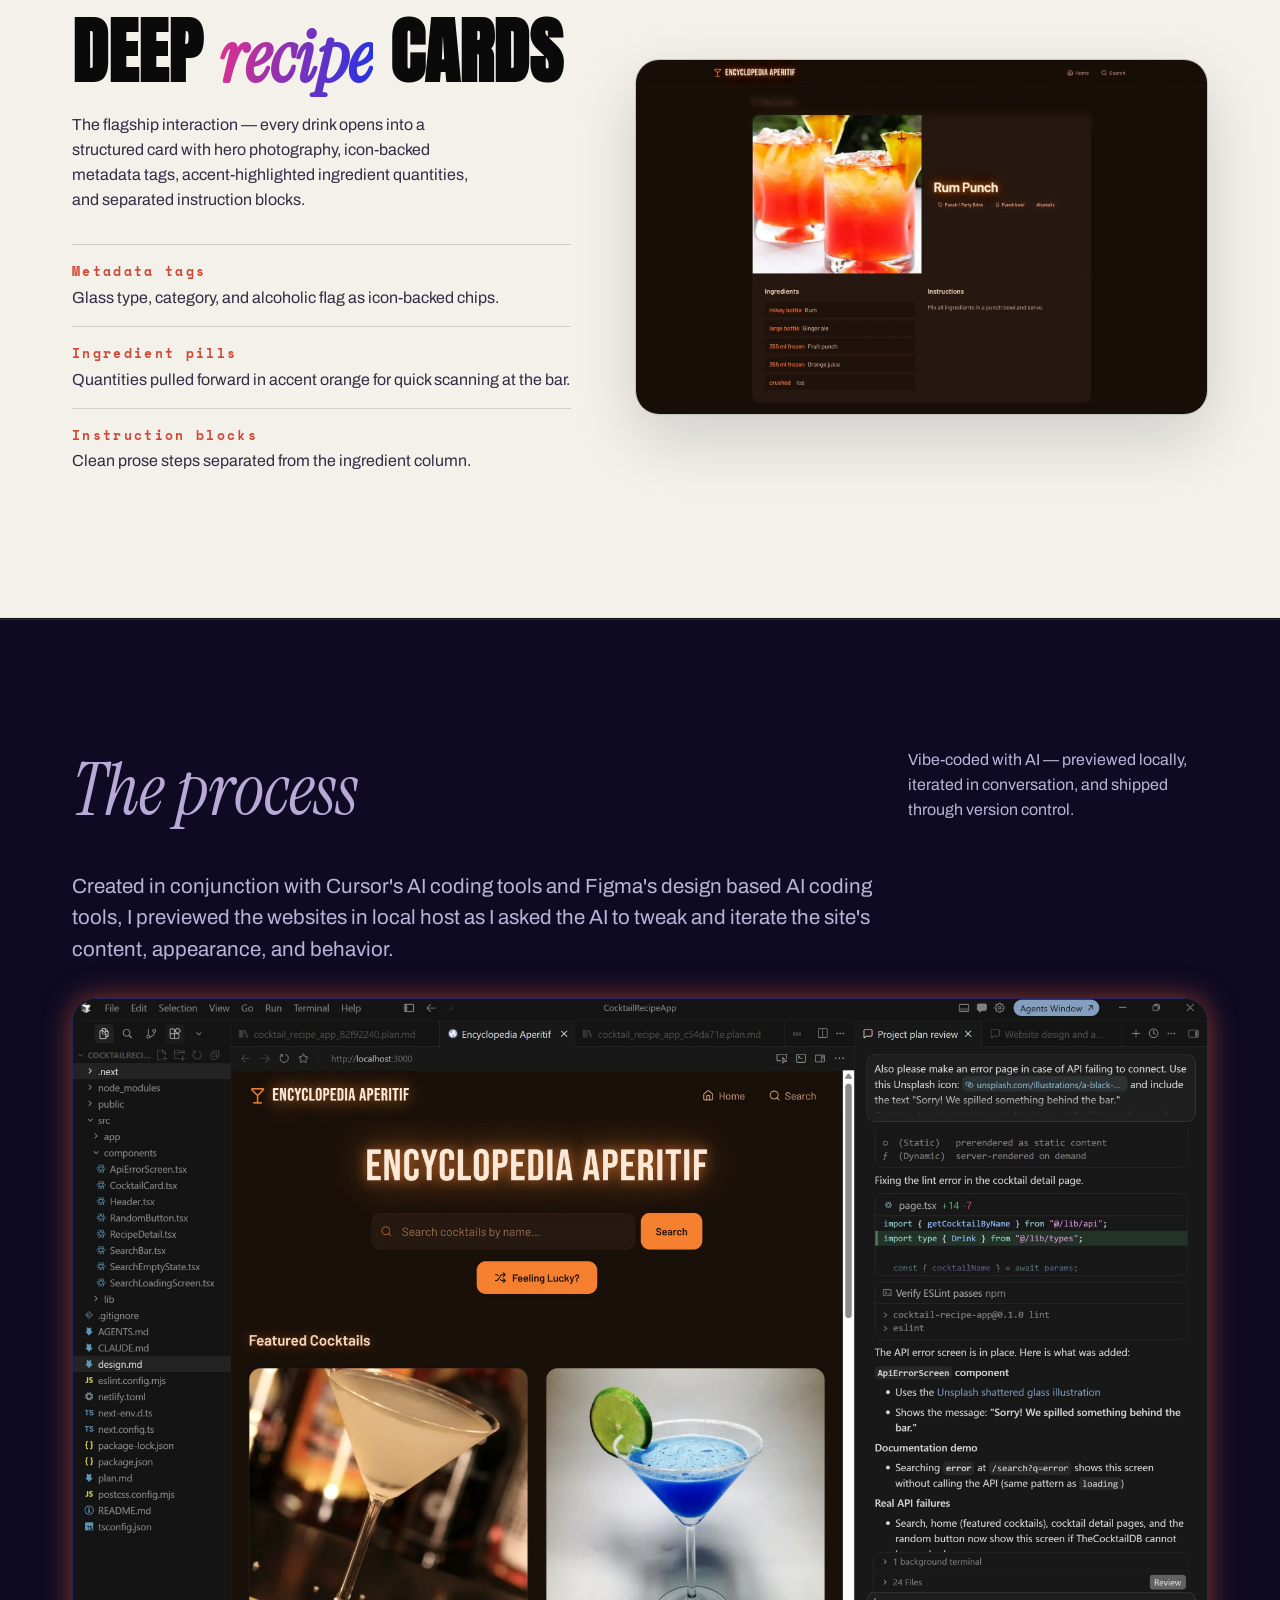
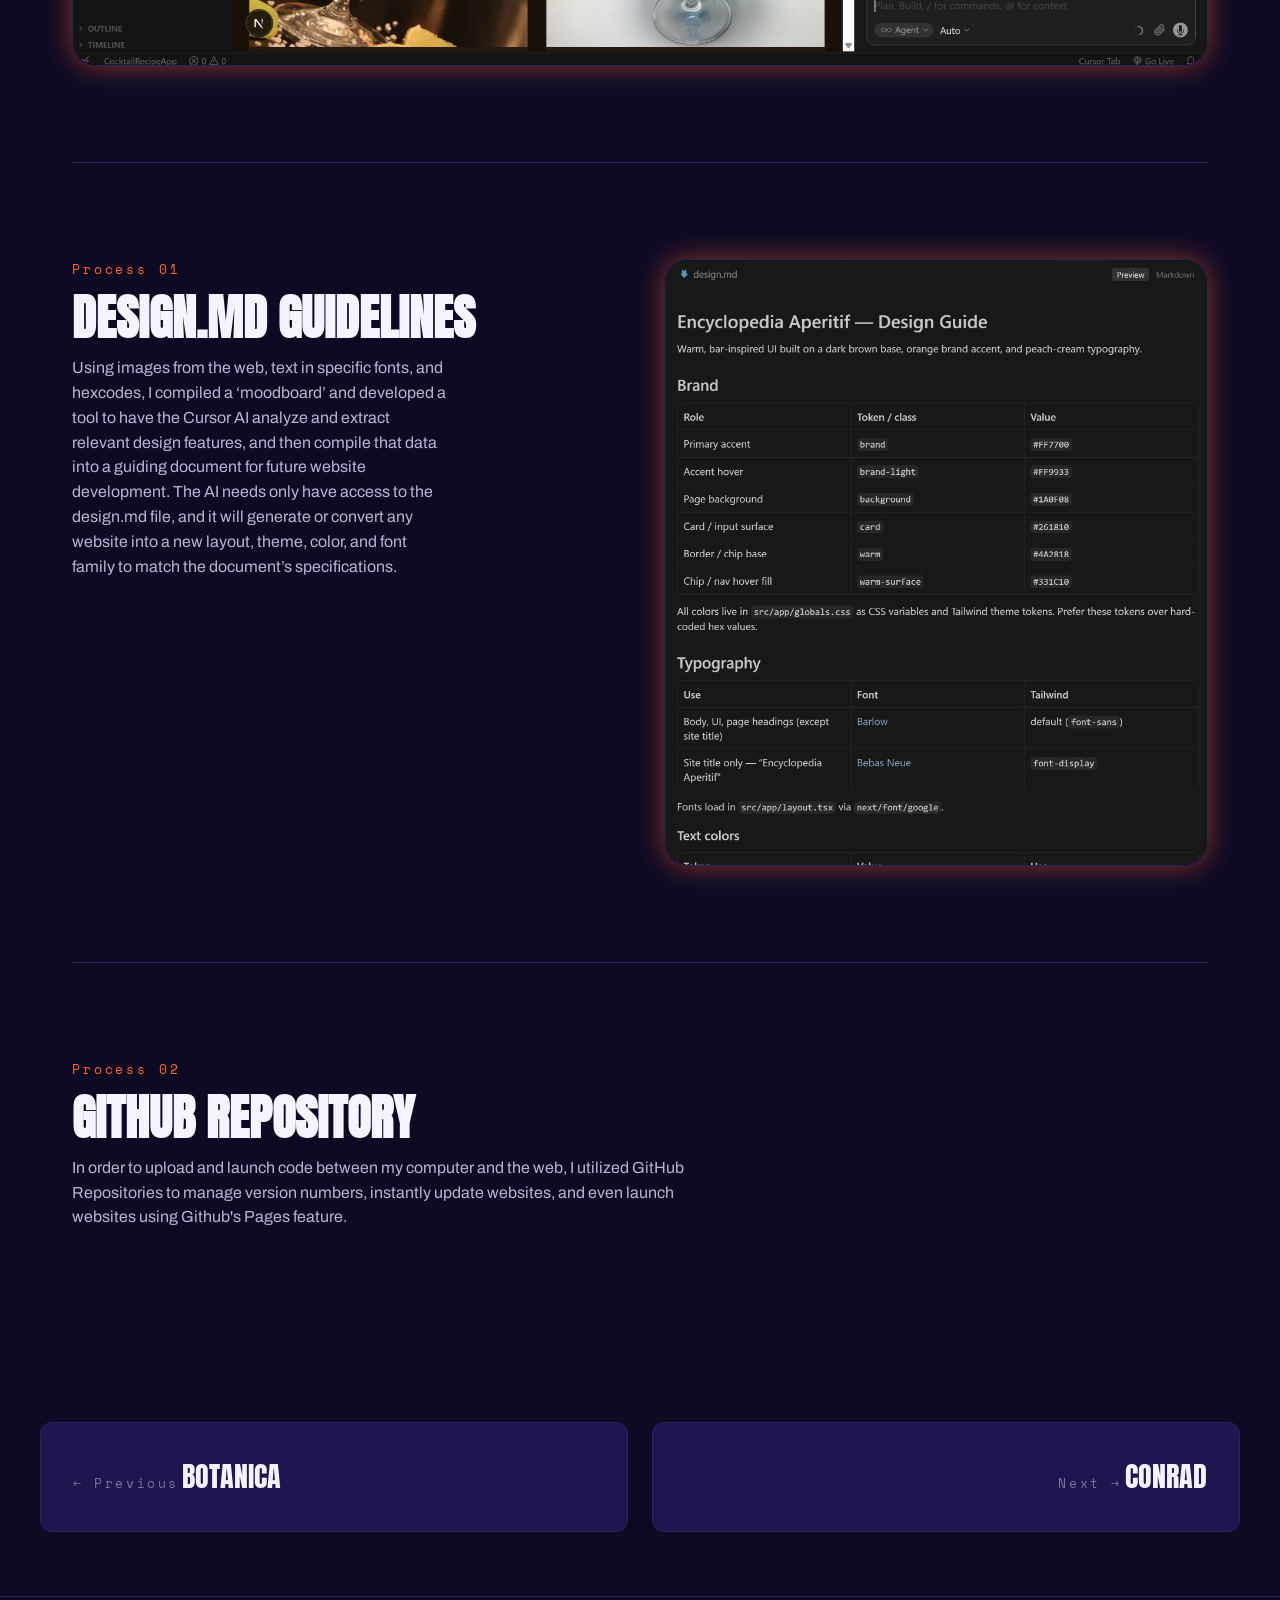
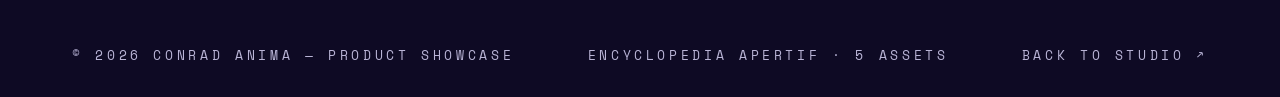
<file: product-apertif.html>
<!DOCTYPE html>
<html lang="en">
<head>
<meta charset="UTF-8" />
<meta name="viewport" content="width=device-width, initial-scale=1.0" />
<title>Encyclopedia Apertif — Product</title>
<link rel="preconnect" href="https://fonts.googleapis.com" />
<link rel="preconnect" href="https://fonts.gstatic.com" crossorigin />
<link href="https://fonts.googleapis.com/css2?family=Anton&family=Archivo:wght@400;500;600;700;900&family=Instrument+Serif:ital@0;1&family=Space+Mono:wght@400;700&display=swap" rel="stylesheet" />
<link rel="stylesheet" href="product.css" />
</head>
<body class="theme-apertif">
<div class="grain" aria-hidden="true"></div>

<nav>
  <a class="brand" href="index.html">CONRAD<span>◆</span>ANIMA</a>
  <div class="nav-links">
    <a href="index.html">Home</a>
    <a href="product-fittrack.html">FitTrack</a>
    <a href="product-botanica.html">Botanica</a>
    <a href="product-apertif.html" class="active">Apertif</a>
    <a href="product-conrad.html">Conrad</a>
  </div>
  <a href="index.html" class="btn btn-ghost">← Studio</a>
</nav>

<header class="product-hero">
  <div class="blobs" aria-hidden="true">
    <div class="blob b1"></div>
    <div class="blob b2"></div>
    <div class="blob b3"></div>
  </div>
  <svg class="starburst" viewBox="0 0 100 100" aria-hidden="true">
    <g fill="var(--product-accent)"><path d="M50 0 L58 42 L100 50 L58 58 L50 100 L42 58 L0 50 L42 42 Z"/></g>
  </svg>
  <div class="vtext left">Search · Sip · Discover</div>
  <div class="vtext right">Vol. 03 · Cocktail Archive</div>
  <div class="corner bl">
    <span class="label">Grain · Static · Glow</span>
    <span class="label">01:00 AM — Bar Nocta</span>
  </div>
  <div class="corner br">
    <span class="label">Ed. Acid — Cobalt/Coral</span>
    <span class="label">Print № 0003</span>
  </div>
  <div class="wrap hero-grid">
    <div>
      <span class="kicker">Product № 03 / Web App</span>
      <h1>
        Encyclopedia
        <span class="liquid">Apertif</span>
      </h1>
      <p class="lede">A dark, glowing cocktail encyclopedia — search by spirit, browse featured pours, and open full recipe cards with ingredients, instructions, and metadata tags.</p>
      <div class="meta-row">
        <span class="meta-pill">Platform — Web</span>
        <span class="meta-pill">API Database</span>
        <span class="meta-pill">Year — 2026</span>
      </div>
    </div>
    <div style="text-align:right">
      <a class="hero-badge" href="https://wonderful-cupcake-d71938.netlify.app/" target="_blank" rel="noopener" aria-label="Open the live Encyclopedia Apertif site in a new tab">
        <svg class="hero-badge-ring" viewBox="0 0 120 120" aria-hidden="true">
          <defs>
            <path id="apertifBadgePath" d="M60,60 m-46,0 a46,46 0 1,1 92,0 a46,46 0 1,1 -92,0" />
          </defs>
          <text><textPath href="#apertifBadgePath" startOffset="0">CLICK HERE · CLICK HERE · VIEW LIVE SITE · </textPath></text>
        </svg>
        <span class="hero-badge-inner">Click<br>here!</span>
      </a>
    </div>
  </div>
</header>

<section class="showcase">
  <div class="wrap">
    <div class="showcase-head">
      <h2>Home <em>screen</em></h2>
      <span class="label">Apertif_Home.webp</span>
    </div>
    <div class="showcase-frame-wrap">
      <div class="frame">
        <img src="Assets/Encyclopedia%20Apertif/Apertif_Home.webp" alt="Encyclopedia Apertif home page with search bar and featured cocktails" />
      </div>
      <span class="frame-label label">01 / Primary view</span>
    </div>
  </div>
</section>

<div class="marquee" aria-hidden="true">
  <div class="marquee-track">
    <span>Search</span><span>Featured</span><span>Recipes</span><span>Feeling Lucky</span><span>Spirits</span><span>Glassware</span>
    <span>Search</span><span>Featured</span><span>Recipes</span><span>Feeling Lucky</span><span>Spirits</span><span>Glassware</span>
  </div>
</div>

<section class="gallery">
  <div class="wrap">
    <div class="sec-head">
      <h2>All <em>views</em></h2>
      <p class="aside">Four interface states — search results, recipe detail, discovery loading, and empty-state feedback.</p>
    </div>
    <div class="gallery-grid gallery-grid-4">
      <article class="shot">
        <img src="Assets/Encyclopedia%20Apertif/Apertif_Photo1.webp" alt="Search results for rum cocktails" />
        <div class="shot-body">
          <span class="shot-num">Apertif_Photo1.webp</span>
          <h3>Spirit Search</h3>
          <p>Filter the archive by ingredient — results return as a dense grid of drink cards with category labels.</p>
        </div>
      </article>
      <article class="shot">
        <img src="Assets/Encyclopedia%20Apertif/Apertif_Photo2.webp" alt="Rum Punch recipe detail page" />
        <div class="shot-body">
          <span class="shot-num">Apertif_Photo2.webp</span>
          <h3>Recipe Detail</h3>
          <p>Full-bleed drink photography paired with tagged metadata, ingredient pills, and step-by-step instructions.</p>
        </div>
      </article>
      <article class="shot">
        <img src="Assets/Encyclopedia%20Apertif/Apertif_Photo3.webp" alt="Loading state with orange glow spinner" />
        <div class="shot-body">
          <span class="shot-num">Apertif_Photo3.webp</span>
          <h3>Discovery Load</h3>
          <p>A glowing loading state anchors the center while the database shuffles a surprise pour.</p>
        </div>
      </article>
      <article class="shot">
        <img src="Assets/Encyclopedia%20Apertif/Apertif_Photo4.webp" alt="Empty search state with broken heart icon" />
        <div class="shot-body">
          <span class="shot-num">Apertif_Photo4.webp</span>
          <h3>Empty State</h3>
          <p>No-match searches show a friendly broken-heart icon — never a blank page.</p>
        </div>
      </article>
    </div>
  </div>
</section>

<section class="feature">
  <div class="wrap feature-grid">
    <div>
      <div class="label">Signature ability — Photo 02</div>
      <h2>Deep <em>recipe</em> cards</h2>
      <p>The flagship interaction — every drink opens into a structured card with hero photography, icon-backed metadata tags, accent-highlighted ingredient quantities, and separated instruction blocks.</p>
      <ul class="feature-list">
        <li><b>Metadata tags</b>Glass type, category, and alcoholic flag as icon-backed chips.</li>
        <li><b>Ingredient pills</b>Quantities pulled forward in accent orange for quick scanning at the bar.</li>
        <li><b>Instruction blocks</b>Clean prose steps separated from the ingredient column.</li>
      </ul>
    </div>
    <div class="feature-frame">
      <img src="Assets/Encyclopedia%20Apertif/Apertif_Photo2.webp" alt="Feature highlight — full recipe card with ingredients and instructions" />
    </div>
  </div>
</section>

<section class="process">
  <div class="wrap">
    <div class="sec-head">
      <h2>The <em>process</em></h2>
      <p class="aside">Vibe-coded with AI — previewed locally, iterated in conversation, and shipped through version control.</p>
    </div>
    <div class="feature-stack">

      <article class="feature-block process-hero">
        <div class="feature-copy">
          <p>Created in conjunction with Cursor's AI coding tools and Figma's design based AI coding tools, I previewed the websites in local host as I asked the AI to tweak and iterate the site's content, appearance, and behavior.</p>
        </div>
        <div class="frame-dark">
          <img src="Assets/Encyclopedia%20Apertif/apertif_cursor.jpg" alt="Cursor AI code editor previewing the Encyclopedia Apertif site during development" />
        </div>
      </article>

      <article class="feature-block">
        <div class="feature-copy">
          <span class="feature-num">Process 01</span>
          <h3>Design.md Guidelines</h3>
          <p>Using images from the web, text in specific fonts, and hexcodes, I compiled a &lsquo;moodboard&rsquo; and developed a tool to have the Cursor AI analyze and extract relevant design features, and then compile that data into a guiding document for future website development. The AI needs only have access to the design.md file, and it will generate or convert any website into a new layout, theme, color, and font family to match the document&rsquo;s specifications.</p>
        </div>
        <div class="frame-dark">
          <img src="Assets/Encyclopedia%20Apertif/apertif_design.jpg" alt="Moodboard of web images, fonts, and hex codes used to generate the design.md guiding document" />
        </div>
      </article>

      <article class="feature-block process-solo">
        <div class="feature-copy">
          <span class="feature-num">Process 02</span>
          <h3>GitHub Repository</h3>
          <p>In order to upload and launch code between my computer and the web, I utilized GitHub Repositories to manage version numbers, instantly update websites, and even launch websites using Github's Pages feature.</p>
        </div>
      </article>

    </div>
  </div>
</section>

<section class="wrap product-nav">
  <a href="product-botanica.html">
    <span class="dir">← Previous</span>
    <span class="name">Botanica</span>
  </a>
  <a href="product-conrad.html" style="text-align:right">
    <span class="dir">Next →</span>
    <span class="name">Conrad</span>
  </a>
</section>

<footer>
  <div class="wrap footer-row">
    <span class="label">© 2026 Conrad Anima — Product Showcase</span>
    <span class="label">Encyclopedia Apertif · 5 assets</span>
    <a href="index.html" class="label" style="color:var(--text-2);text-decoration:none">Back to studio ↗</a>
  </div>
</footer>
</body>
</html>
</file>
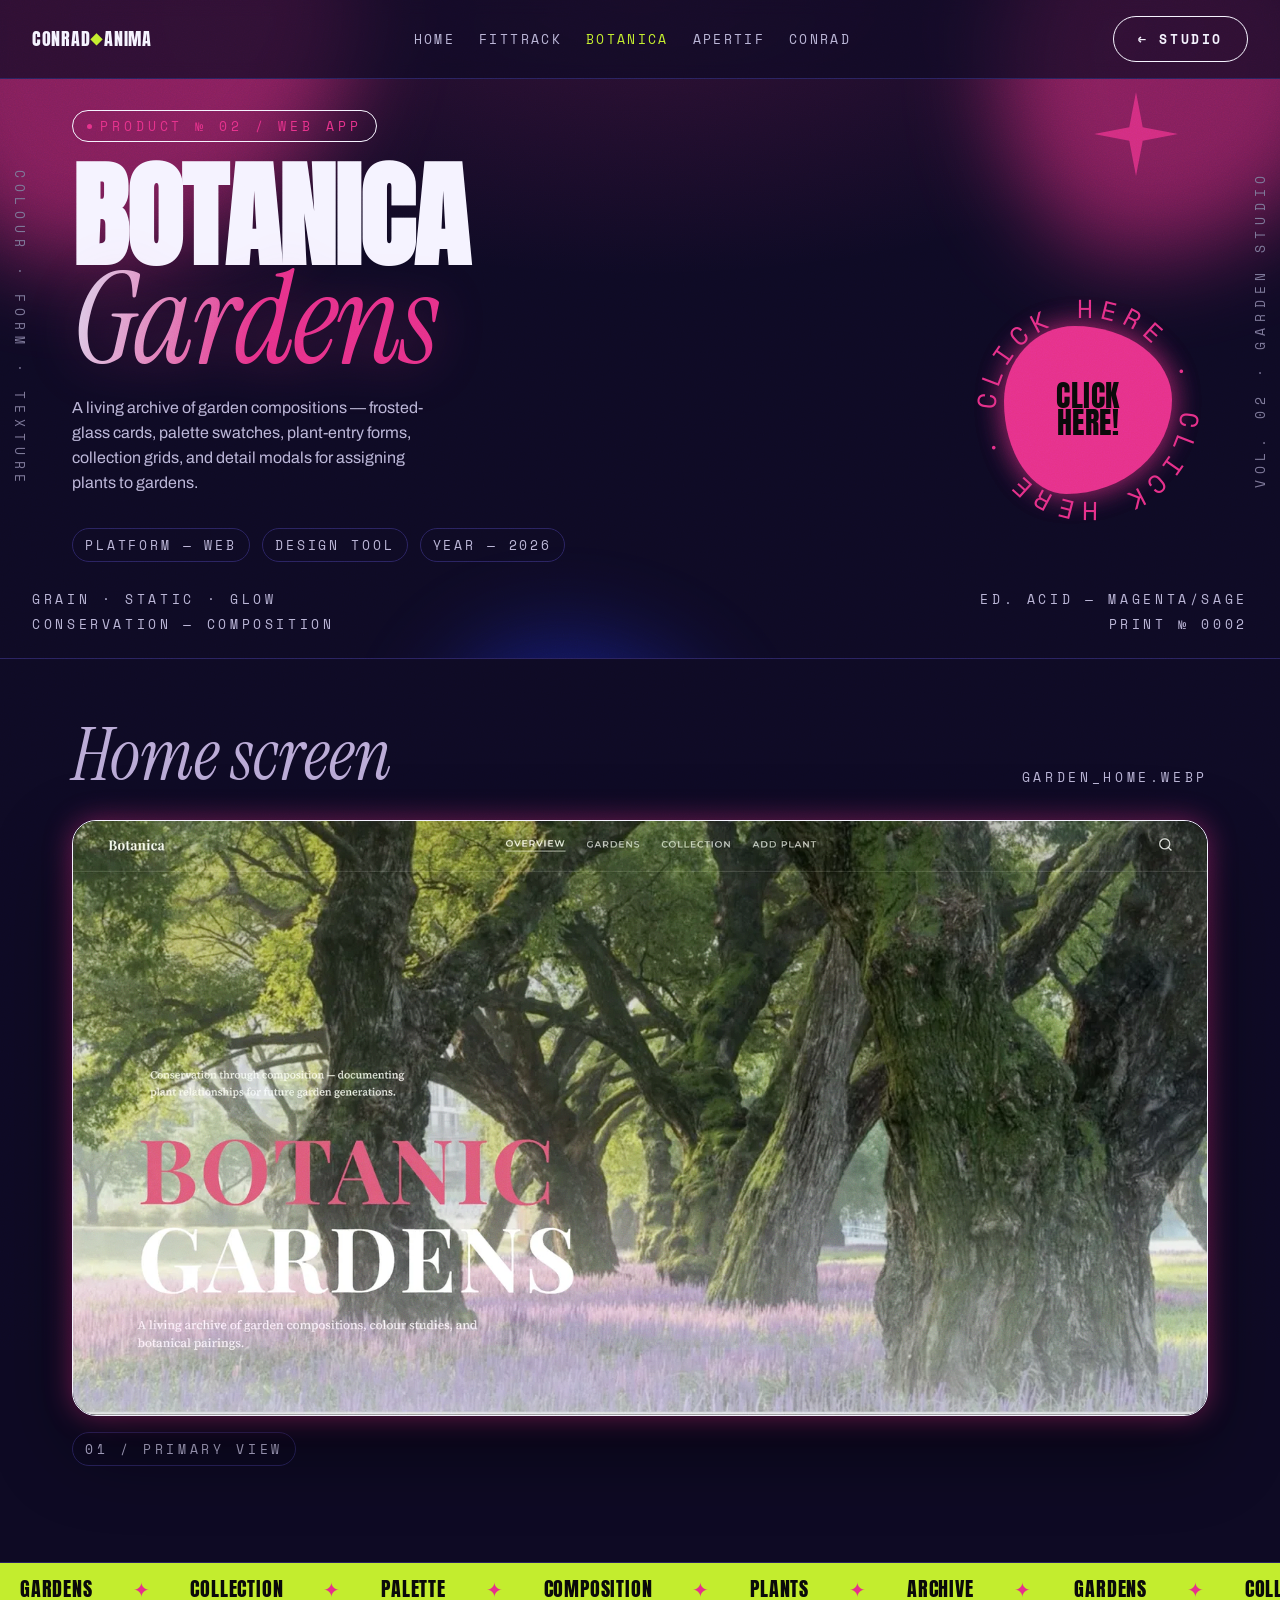
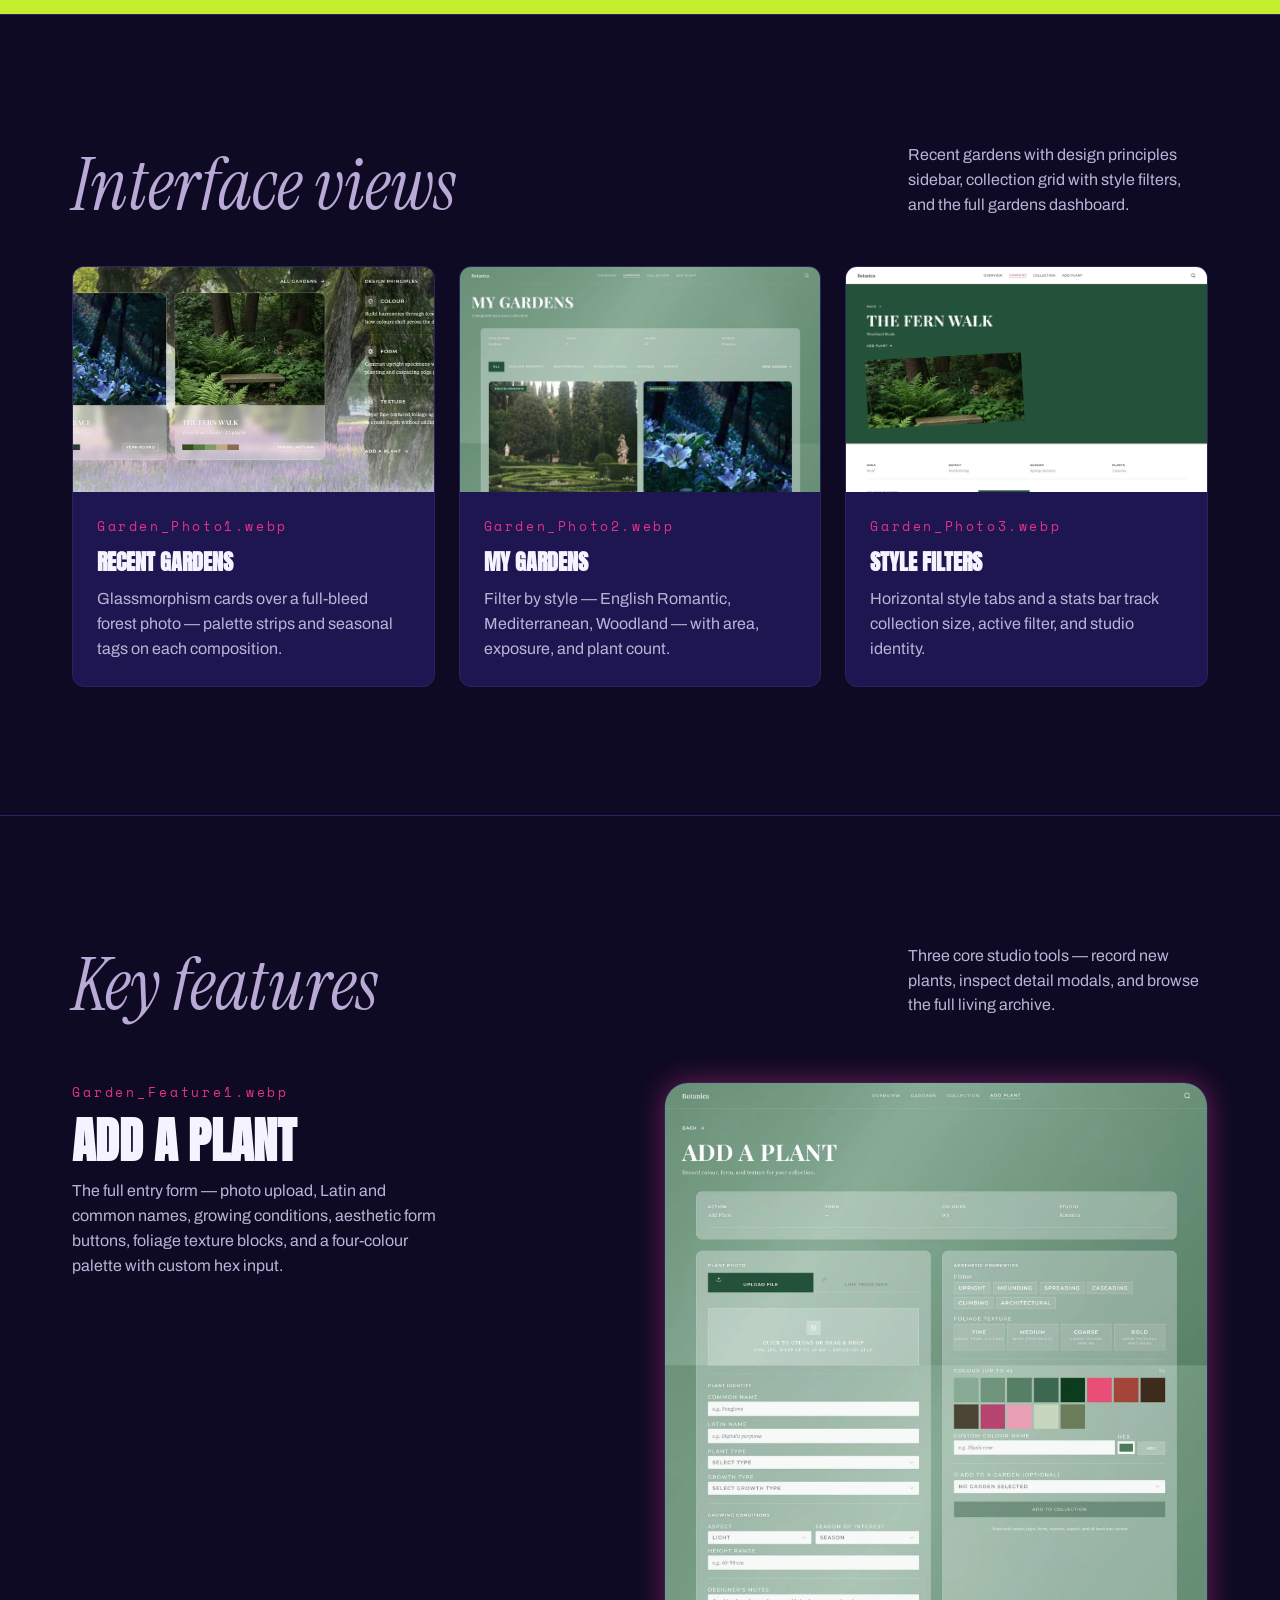
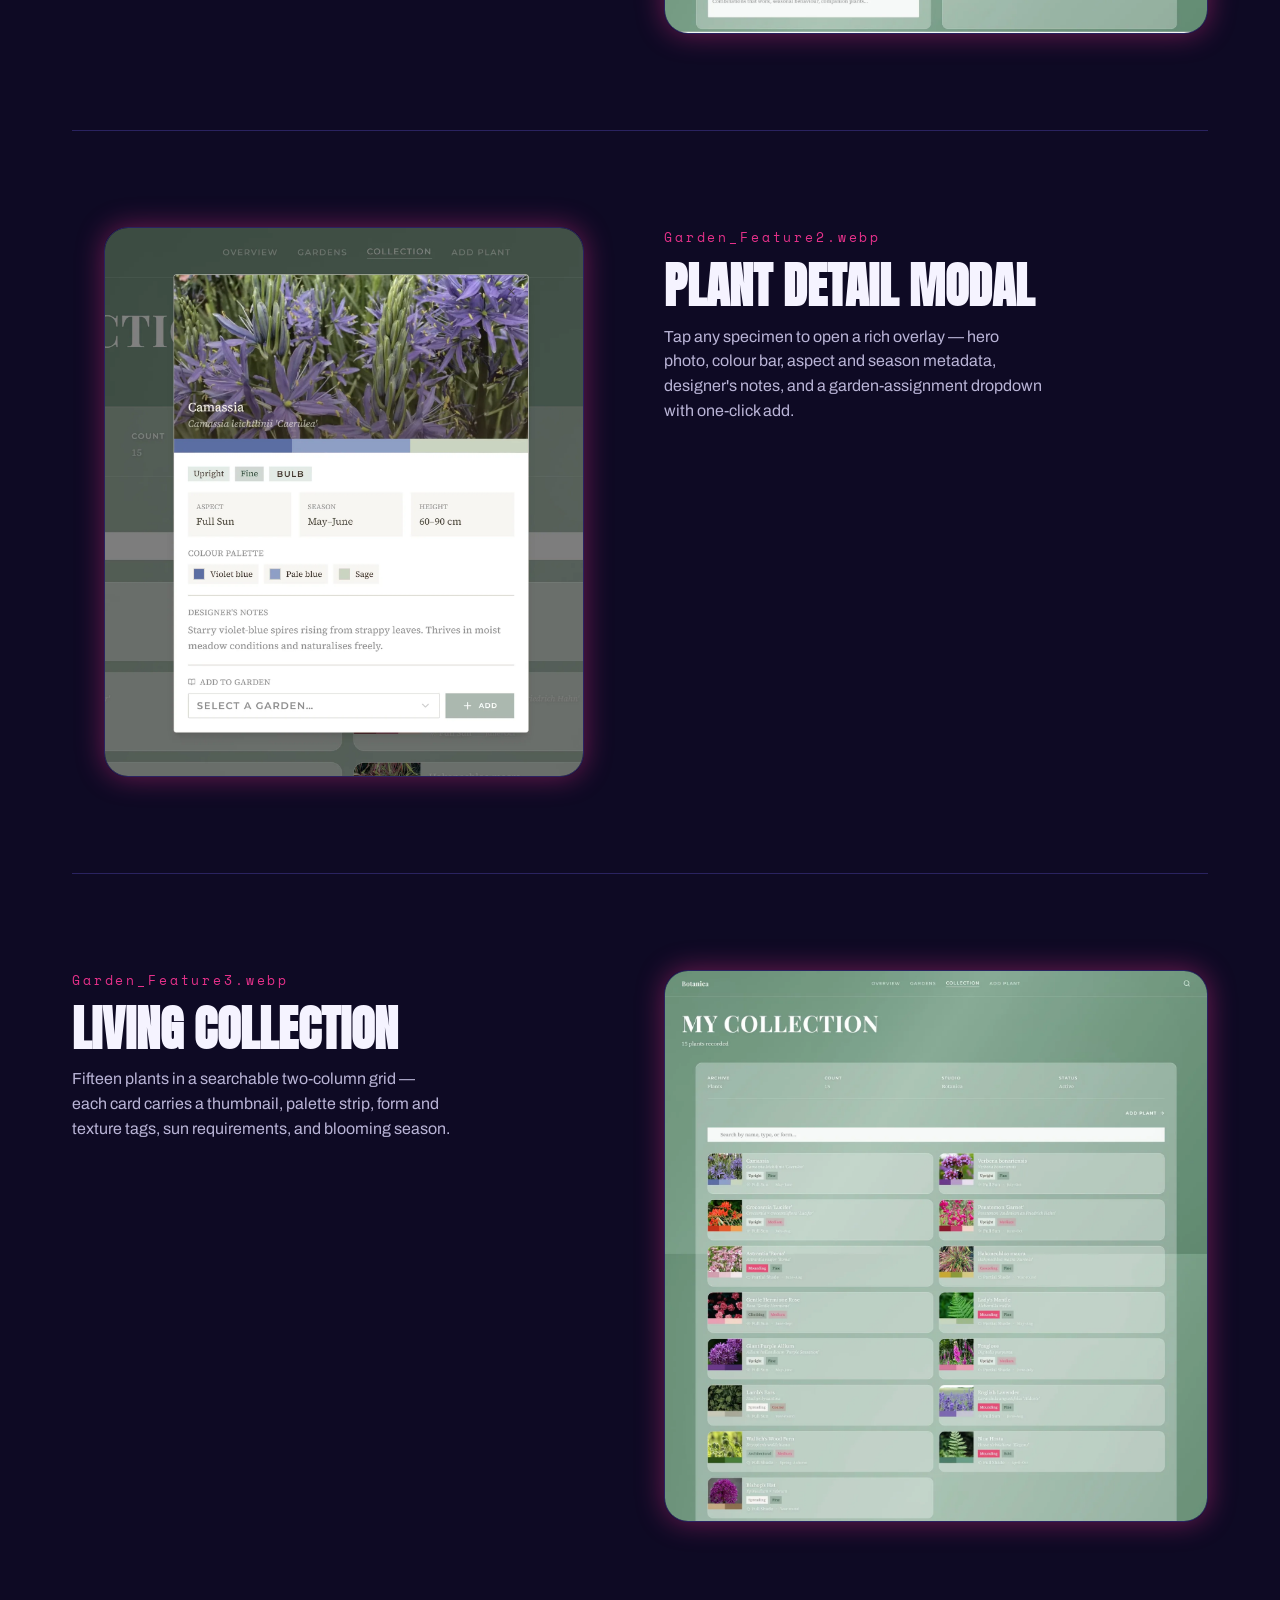
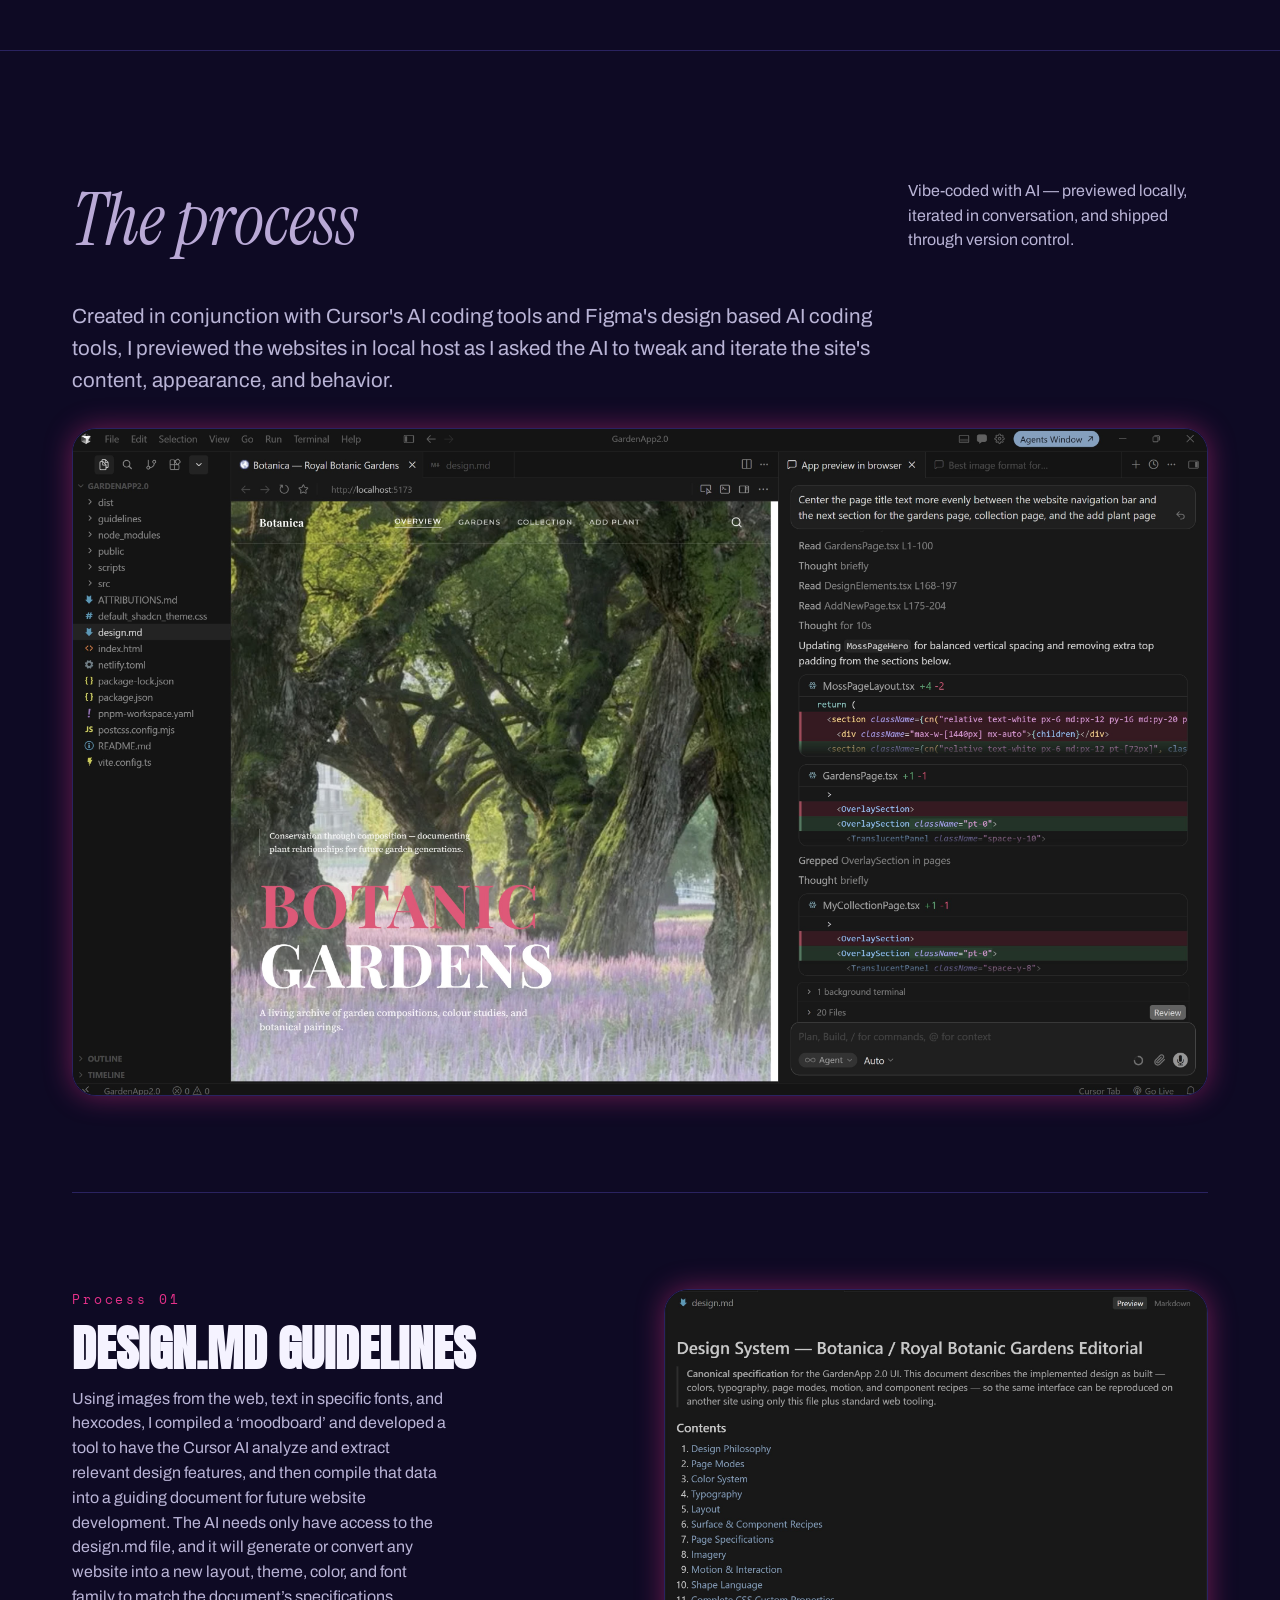
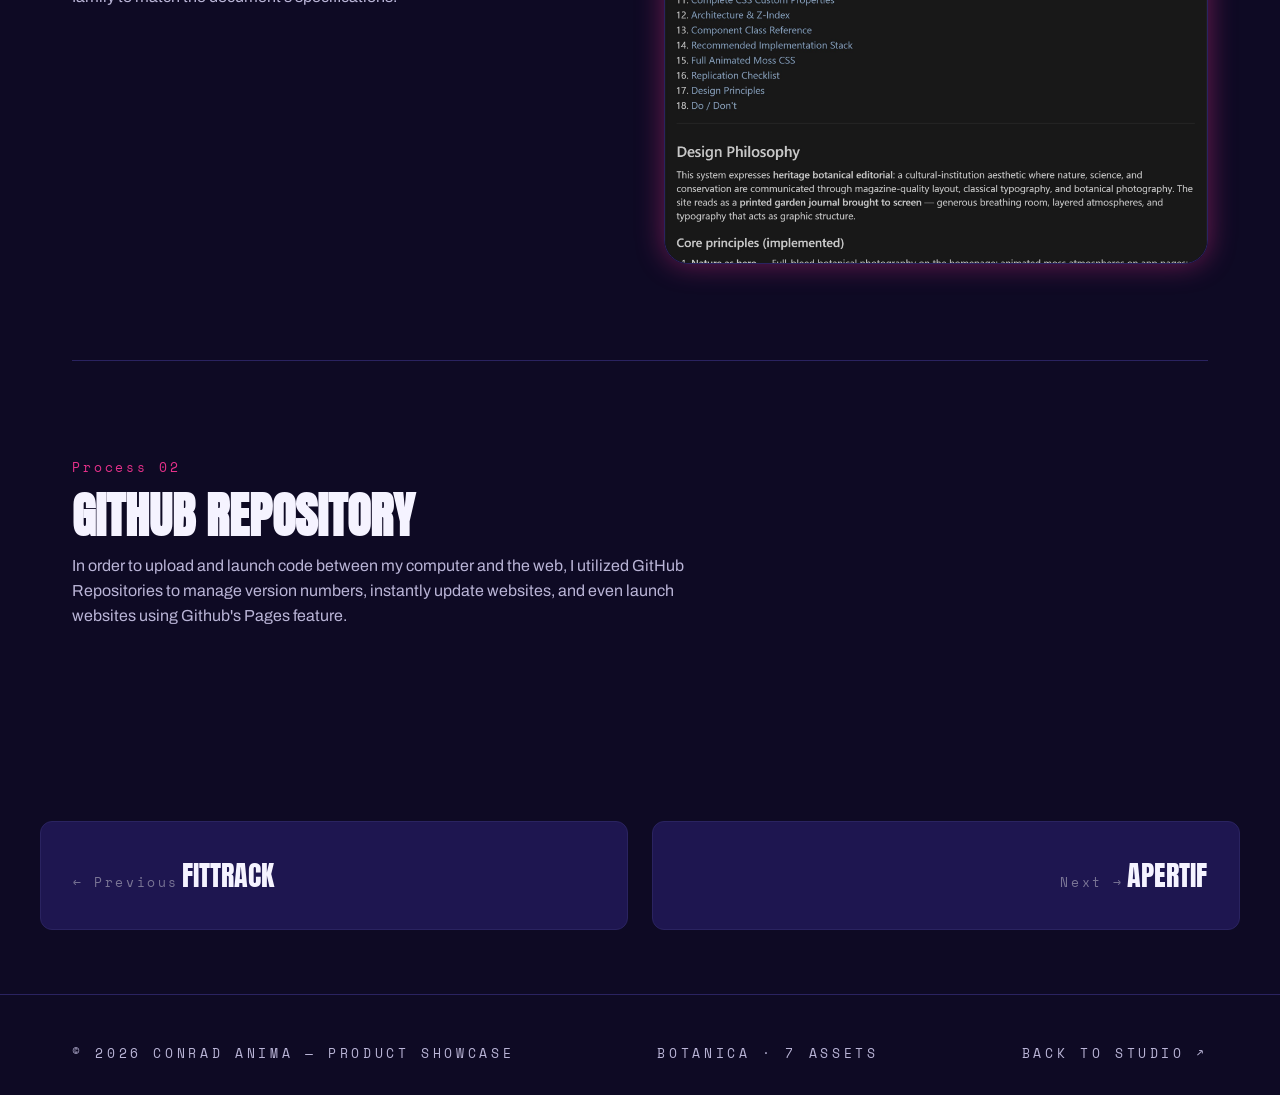
<file: product-botanica.html>
<!DOCTYPE html>
<html lang="en">
<head>
<meta charset="UTF-8" />
<meta name="viewport" content="width=device-width, initial-scale=1.0" />
<title>Botanica — Product</title>
<link rel="preconnect" href="https://fonts.googleapis.com" />
<link rel="preconnect" href="https://fonts.gstatic.com" crossorigin />
<link href="https://fonts.googleapis.com/css2?family=Anton&family=Archivo:wght@400;500;600;700;900&family=Instrument+Serif:ital@0;1&family=Space+Mono:wght@400;700&display=swap" rel="stylesheet" />
<link rel="stylesheet" href="product.css" />
</head>
<body class="theme-botanica">
<div class="grain" aria-hidden="true"></div>

<nav>
  <a class="brand" href="index.html">CONRAD<span>◆</span>ANIMA</a>
  <div class="nav-links">
    <a href="index.html">Home</a>
    <a href="product-fittrack.html">FitTrack</a>
    <a href="product-botanica.html" class="active">Botanica</a>
    <a href="product-apertif.html">Apertif</a>
    <a href="product-conrad.html">Conrad</a>
  </div>
  <a href="index.html" class="btn btn-ghost">← Studio</a>
</nav>

<header class="product-hero">
  <div class="blobs" aria-hidden="true">
    <div class="blob b1"></div>
    <div class="blob b2"></div>
    <div class="blob b3"></div>
  </div>
  <svg class="starburst" viewBox="0 0 100 100" aria-hidden="true">
    <g fill="var(--product-accent)"><path d="M50 0 L58 42 L100 50 L58 58 L50 100 L42 58 L0 50 L42 42 Z"/></g>
  </svg>
  <div class="vtext left">Colour · Form · Texture</div>
  <div class="vtext right">Vol. 02 · Garden Studio</div>
  <div class="corner bl">
    <span class="label">Grain · Static · Glow</span>
    <span class="label">Conservation — Composition</span>
  </div>
  <div class="corner br">
    <span class="label">Ed. Acid — Magenta/Sage</span>
    <span class="label">Print № 0002</span>
  </div>
  <div class="wrap hero-grid">
    <div>
      <span class="kicker">Product № 02 / Web App</span>
      <h1>
        Botanica
        <span class="liquid">Gardens</span>
      </h1>
      <p class="lede">A living archive of garden compositions — frosted-glass cards, palette swatches, plant-entry forms, collection grids, and detail modals for assigning plants to gardens.</p>
      <div class="meta-row">
        <span class="meta-pill">Platform — Web</span>
        <span class="meta-pill">Design Tool</span>
        <span class="meta-pill">Year — 2026</span>
      </div>
    </div>
    <div style="text-align:right">
      <a class="hero-badge" href="https://precious-marigold-2ea5a4.netlify.app/" target="_blank" rel="noopener" aria-label="Open the live Botanica Gardens site in a new tab">
        <svg class="hero-badge-ring" viewBox="0 0 120 120" aria-hidden="true">
          <defs>
            <path id="botanicaBadgePath" d="M60,60 m-46,0 a46,46 0 1,1 92,0 a46,46 0 1,1 -92,0" />
          </defs>
          <text><textPath href="#botanicaBadgePath" startOffset="0">CLICK HERE · CLICK HERE · VIEW LIVE SITE · </textPath></text>
        </svg>
        <span class="hero-badge-inner">Click<br>here!</span>
      </a>
    </div>
  </div>
</header>

<section class="showcase">
  <div class="wrap">
    <div class="showcase-head">
      <h2>Home <em>screen</em></h2>
      <span class="label">Garden_Home.webp</span>
    </div>
    <div class="showcase-frame-wrap">
      <div class="frame">
        <img src="Assets/Garden%20Design%20Workspace/Garden_Home.webp" alt="Botanica home page with BOTANIC GARDENS hero over a lavender field" />
      </div>
      <span class="frame-label label">01 / Primary view</span>
    </div>
  </div>
</section>

<div class="marquee" aria-hidden="true">
  <div class="marquee-track">
    <span>Gardens</span><span>Collection</span><span>Palette</span><span>Composition</span><span>Plants</span><span>Archive</span>
    <span>Gardens</span><span>Collection</span><span>Palette</span><span>Composition</span><span>Plants</span><span>Archive</span>
  </div>
</div>

<section class="gallery">
  <div class="wrap">
    <div class="sec-head">
      <h2>Interface <em>views</em></h2>
      <p class="aside">Recent gardens with design principles sidebar, collection grid with style filters, and the full gardens dashboard.</p>
    </div>
    <div class="gallery-grid">
      <article class="shot">
        <img src="Assets/Garden%20Design%20Workspace/Garden_Photo1.webp" alt="Recent gardens with frosted glass cards and design principles" />
        <div class="shot-body">
          <span class="shot-num">Garden_Photo1.webp</span>
          <h3>Recent Gardens</h3>
          <p>Glassmorphism cards over a full-bleed forest photo — palette strips and seasonal tags on each composition.</p>
        </div>
      </article>
      <article class="shot">
        <img src="Assets/Garden%20Design%20Workspace/Garden_Photo2.webp" alt="My Gardens collection grid with style filters" />
        <div class="shot-body">
          <span class="shot-num">Garden_Photo2.webp</span>
          <h3>My Gardens</h3>
          <p>Filter by style — English Romantic, Mediterranean, Woodland — with area, exposure, and plant count.</p>
        </div>
      </article>
      <article class="shot">
        <img src="Assets/Garden%20Design%20Workspace/Garden_Photo3.webp" alt="Garden overview with style filter tabs" />
        <div class="shot-body">
          <span class="shot-num">Garden_Photo3.webp</span>
          <h3>Style Filters</h3>
          <p>Horizontal style tabs and a stats bar track collection size, active filter, and studio identity.</p>
        </div>
      </article>
    </div>
  </div>
</section>

<section class="features-dark">
  <div class="wrap">
    <div class="sec-head">
      <h2>Key <em>features</em></h2>
      <p class="aside">Three core studio tools — record new plants, inspect detail modals, and browse the full living archive.</p>
    </div>
    <div class="feature-stack">

      <article class="feature-block">
        <div class="feature-copy">
          <span class="feature-num">Garden_Feature1.webp</span>
          <h3>Add a <em>plant</em></h3>
          <p>The full entry form — photo upload, Latin and common names, growing conditions, aesthetic form buttons, foliage texture blocks, and a four-colour palette with custom hex input.</p>
        </div>
        <div class="frame-dark">
          <img src="Assets/Garden%20Design%20Workspace/Garden_Feature1.webp" alt="Add a Plant form with aesthetic properties and colour palette" />
        </div>
      </article>

      <article class="feature-block reverse">
        <div class="feature-copy">
          <span class="feature-num">Garden_Feature2.webp</span>
          <h3>Plant <em>detail</em> modal</h3>
          <p>Tap any specimen to open a rich overlay — hero photo, colour bar, aspect and season metadata, designer's notes, and a garden-assignment dropdown with one-click add.</p>
        </div>
        <div class="frame-dark modal">
          <img src="Assets/Garden%20Design%20Workspace/Garden_Feature2.webp" alt="Camassia plant detail modal with add to garden controls" />
        </div>
      </article>

      <article class="feature-block">
        <div class="feature-copy">
          <span class="feature-num">Garden_Feature3.webp</span>
          <h3>Living <em>collection</em></h3>
          <p>Fifteen plants in a searchable two-column grid — each card carries a thumbnail, palette strip, form and texture tags, sun requirements, and blooming season.</p>
        </div>
        <div class="frame-dark">
          <img src="Assets/Garden%20Design%20Workspace/Garden_Feature3.webp" alt="My Collection grid showing 15 recorded plants" />
        </div>
      </article>

    </div>
  </div>
</section>

<section class="process">
  <div class="wrap">
    <div class="sec-head">
      <h2>The <em>process</em></h2>
      <p class="aside">Vibe-coded with AI — previewed locally, iterated in conversation, and shipped through version control.</p>
    </div>
    <div class="feature-stack">

      <article class="feature-block process-hero">
        <div class="feature-copy">
          <p>Created in conjunction with Cursor's AI coding tools and Figma's design based AI coding tools, I previewed the websites in local host as I asked the AI to tweak and iterate the site's content, appearance, and behavior.</p>
        </div>
        <div class="frame-dark">
          <img src="Assets/Garden%20Design%20Workspace/botanica_cursor.jpg" alt="Cursor AI code editor previewing the Botanica Gardens site during development" />
        </div>
      </article>

      <article class="feature-block">
        <div class="feature-copy">
          <span class="feature-num">Process 01</span>
          <h3>Design.md Guidelines</h3>
          <p>Using images from the web, text in specific fonts, and hexcodes, I compiled a &lsquo;moodboard&rsquo; and developed a tool to have the Cursor AI analyze and extract relevant design features, and then compile that data into a guiding document for future website development. The AI needs only have access to the design.md file, and it will generate or convert any website into a new layout, theme, color, and font family to match the document&rsquo;s specifications.</p>
        </div>
        <div class="frame-dark">
          <img src="Assets/Garden%20Design%20Workspace/botanica_design.jpg" alt="Moodboard of web images, fonts, and hex codes used to generate the design.md guiding document" />
        </div>
      </article>

      <article class="feature-block process-solo">
        <div class="feature-copy">
          <span class="feature-num">Process 02</span>
          <h3>GitHub Repository</h3>
          <p>In order to upload and launch code between my computer and the web, I utilized GitHub Repositories to manage version numbers, instantly update websites, and even launch websites using Github's Pages feature.</p>
        </div>
      </article>

    </div>
  </div>
</section>

<section class="wrap product-nav">
  <a href="product-fittrack.html">
    <span class="dir">← Previous</span>
    <span class="name">FitTrack</span>
  </a>
  <a href="product-apertif.html" style="text-align:right">
    <span class="dir">Next →</span>
    <span class="name">Apertif</span>
  </a>
</section>

<footer>
  <div class="wrap footer-row">
    <span class="label">© 2026 Conrad Anima — Product Showcase</span>
    <span class="label">Botanica · 7 assets</span>
    <a href="index.html" class="label" style="color:var(--text-2);text-decoration:none">Back to studio ↗</a>
  </div>
</footer>
</body>
</html>
</file>
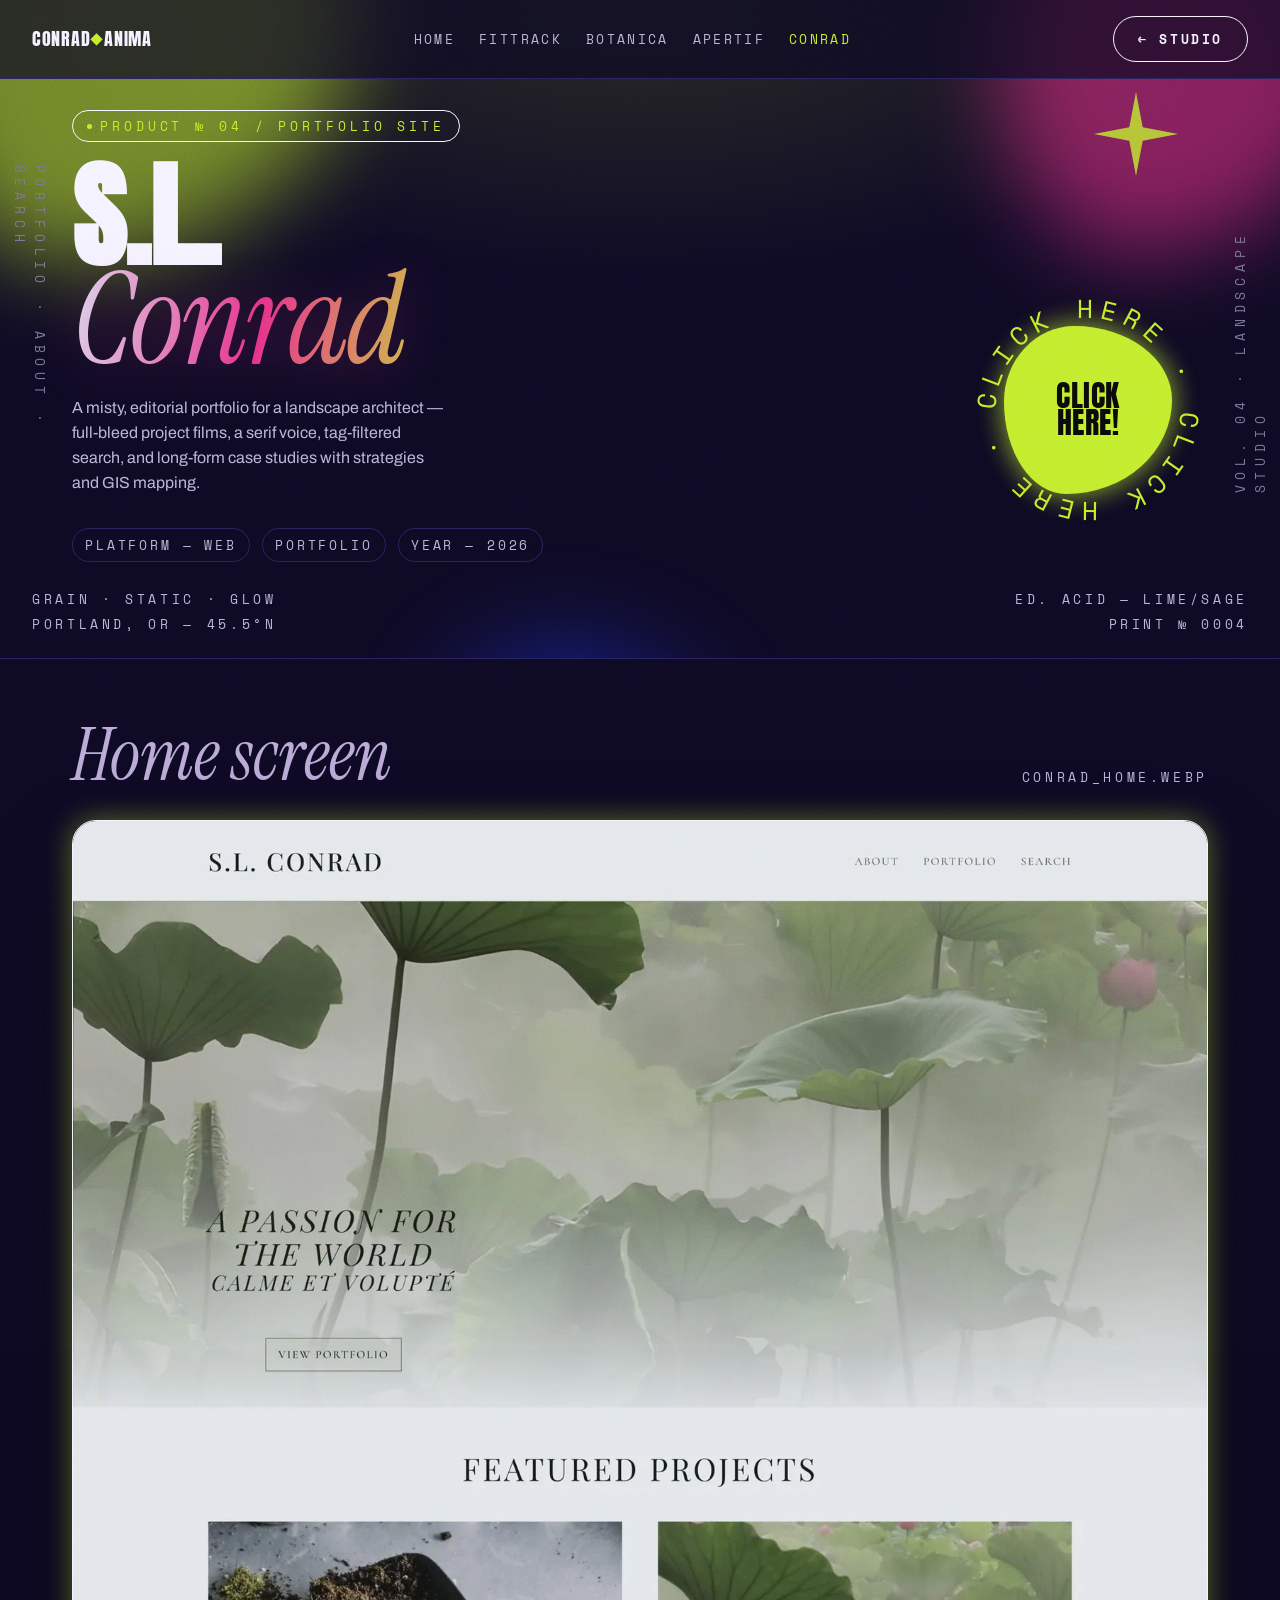
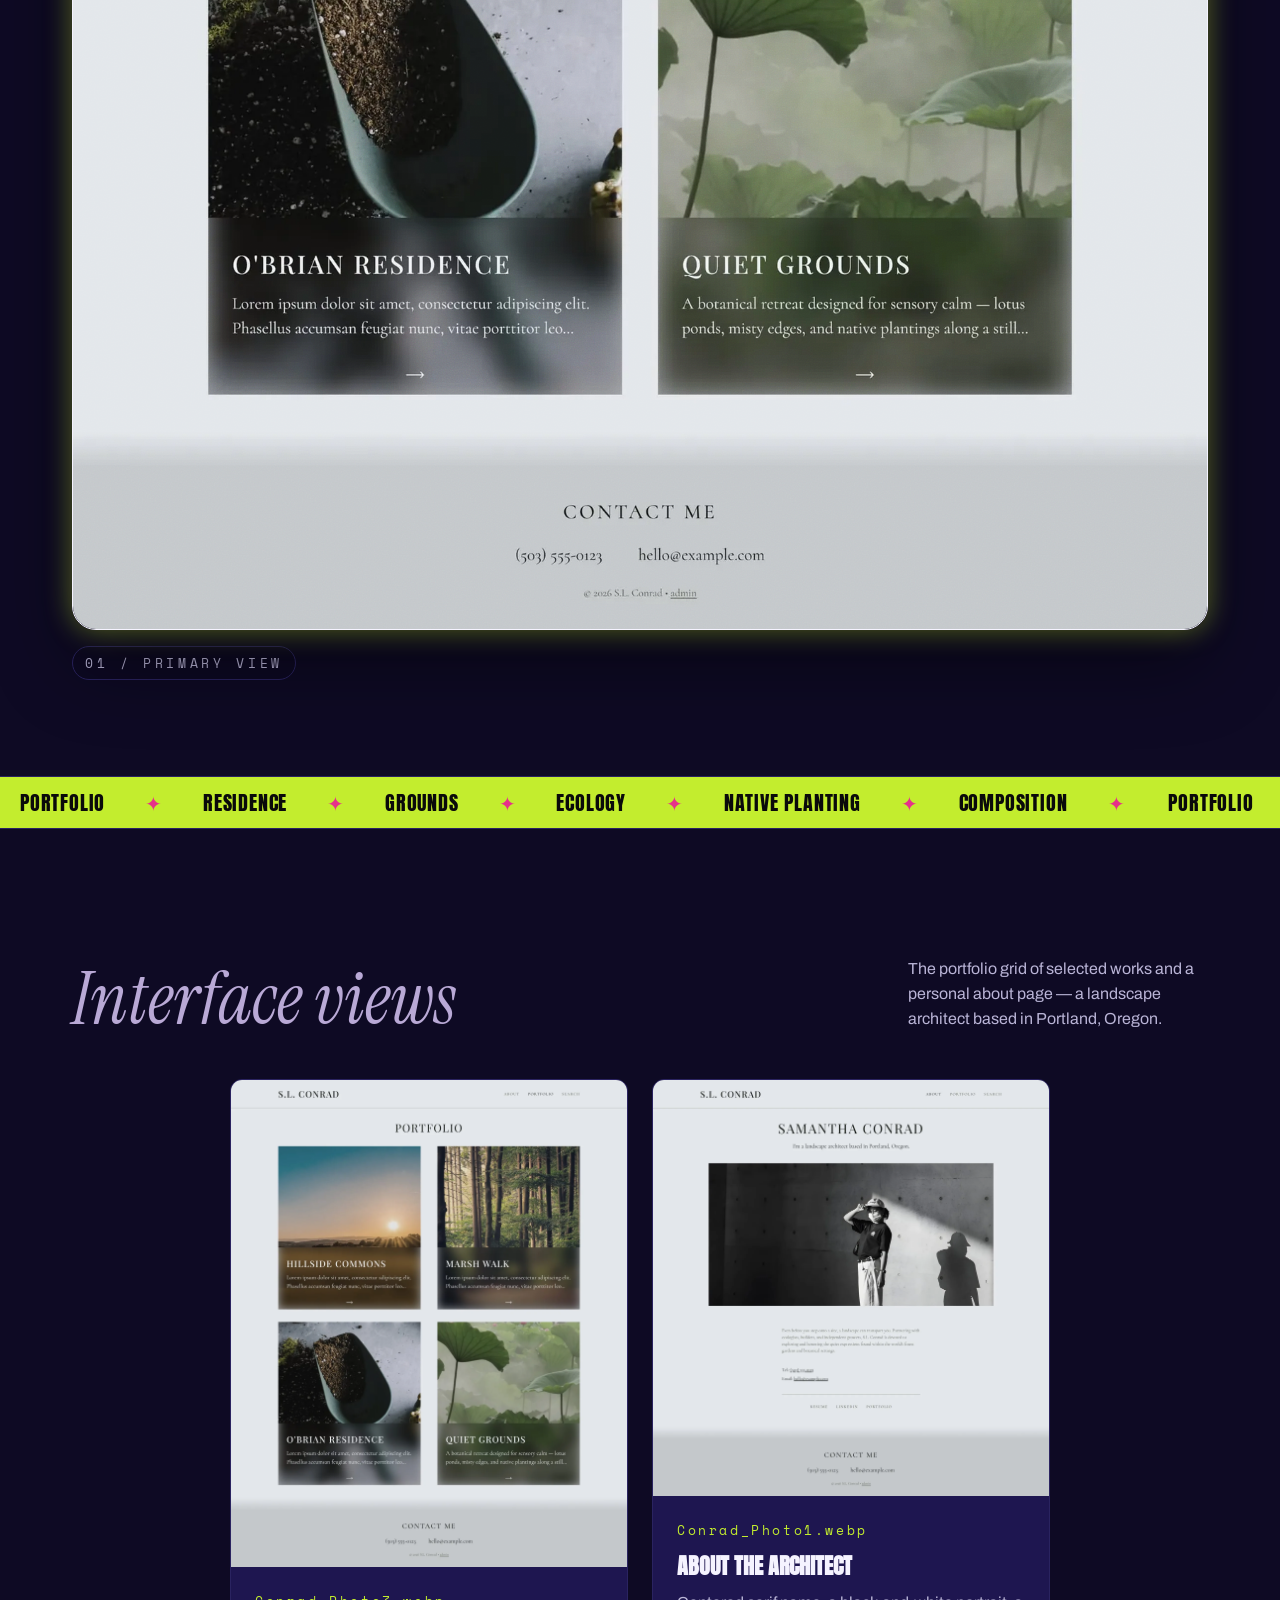
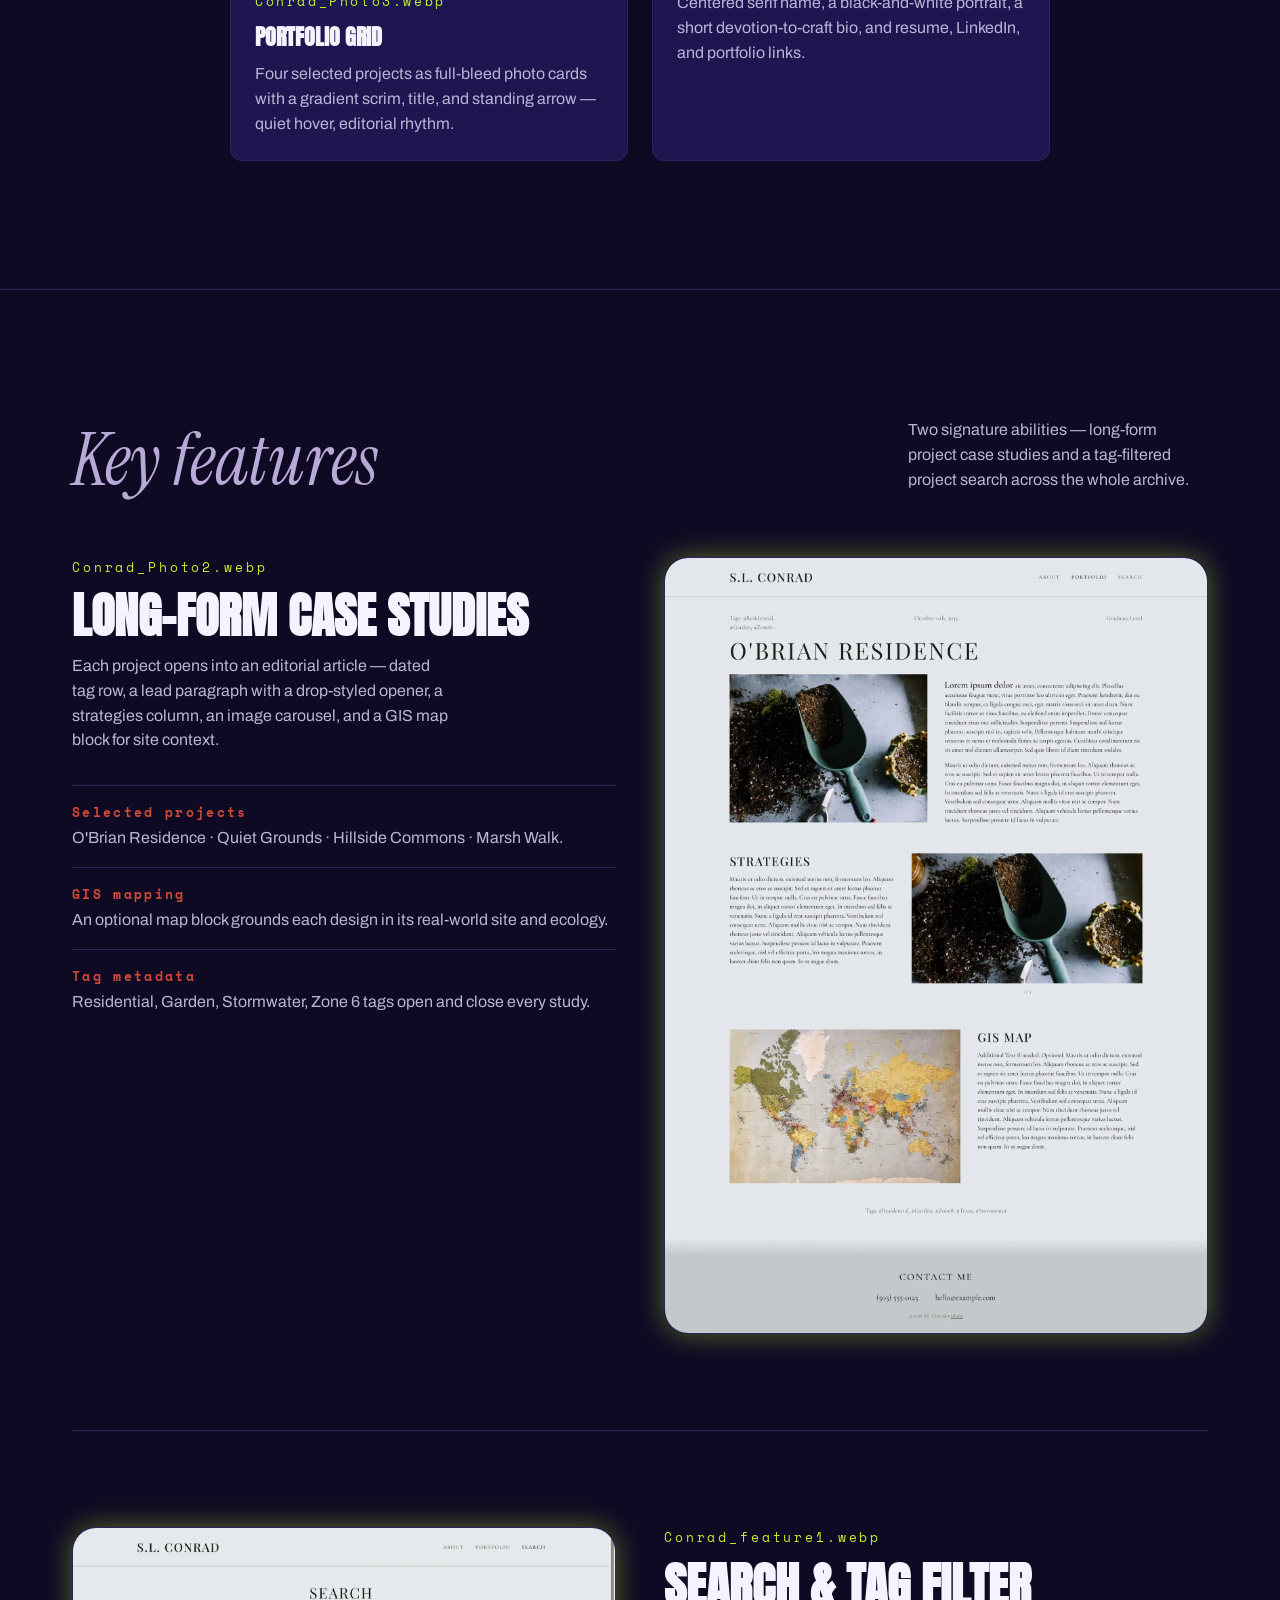
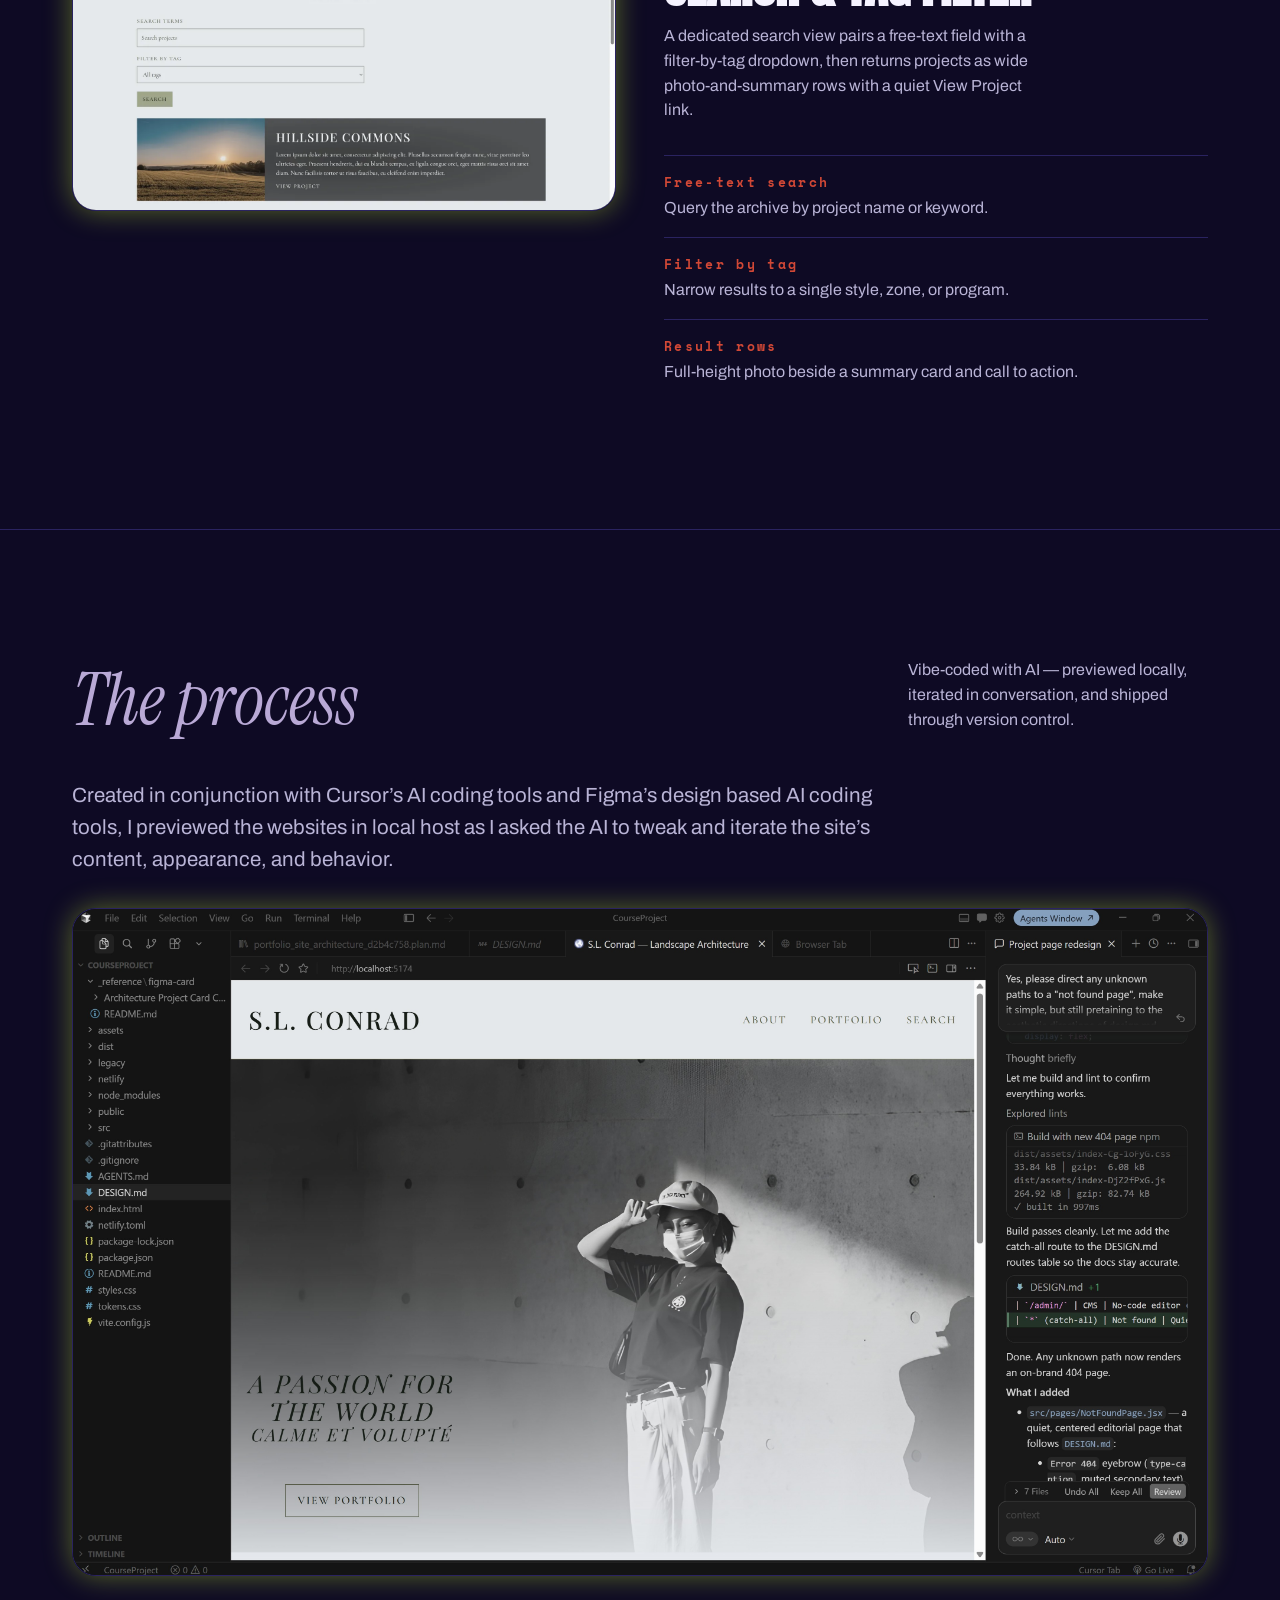
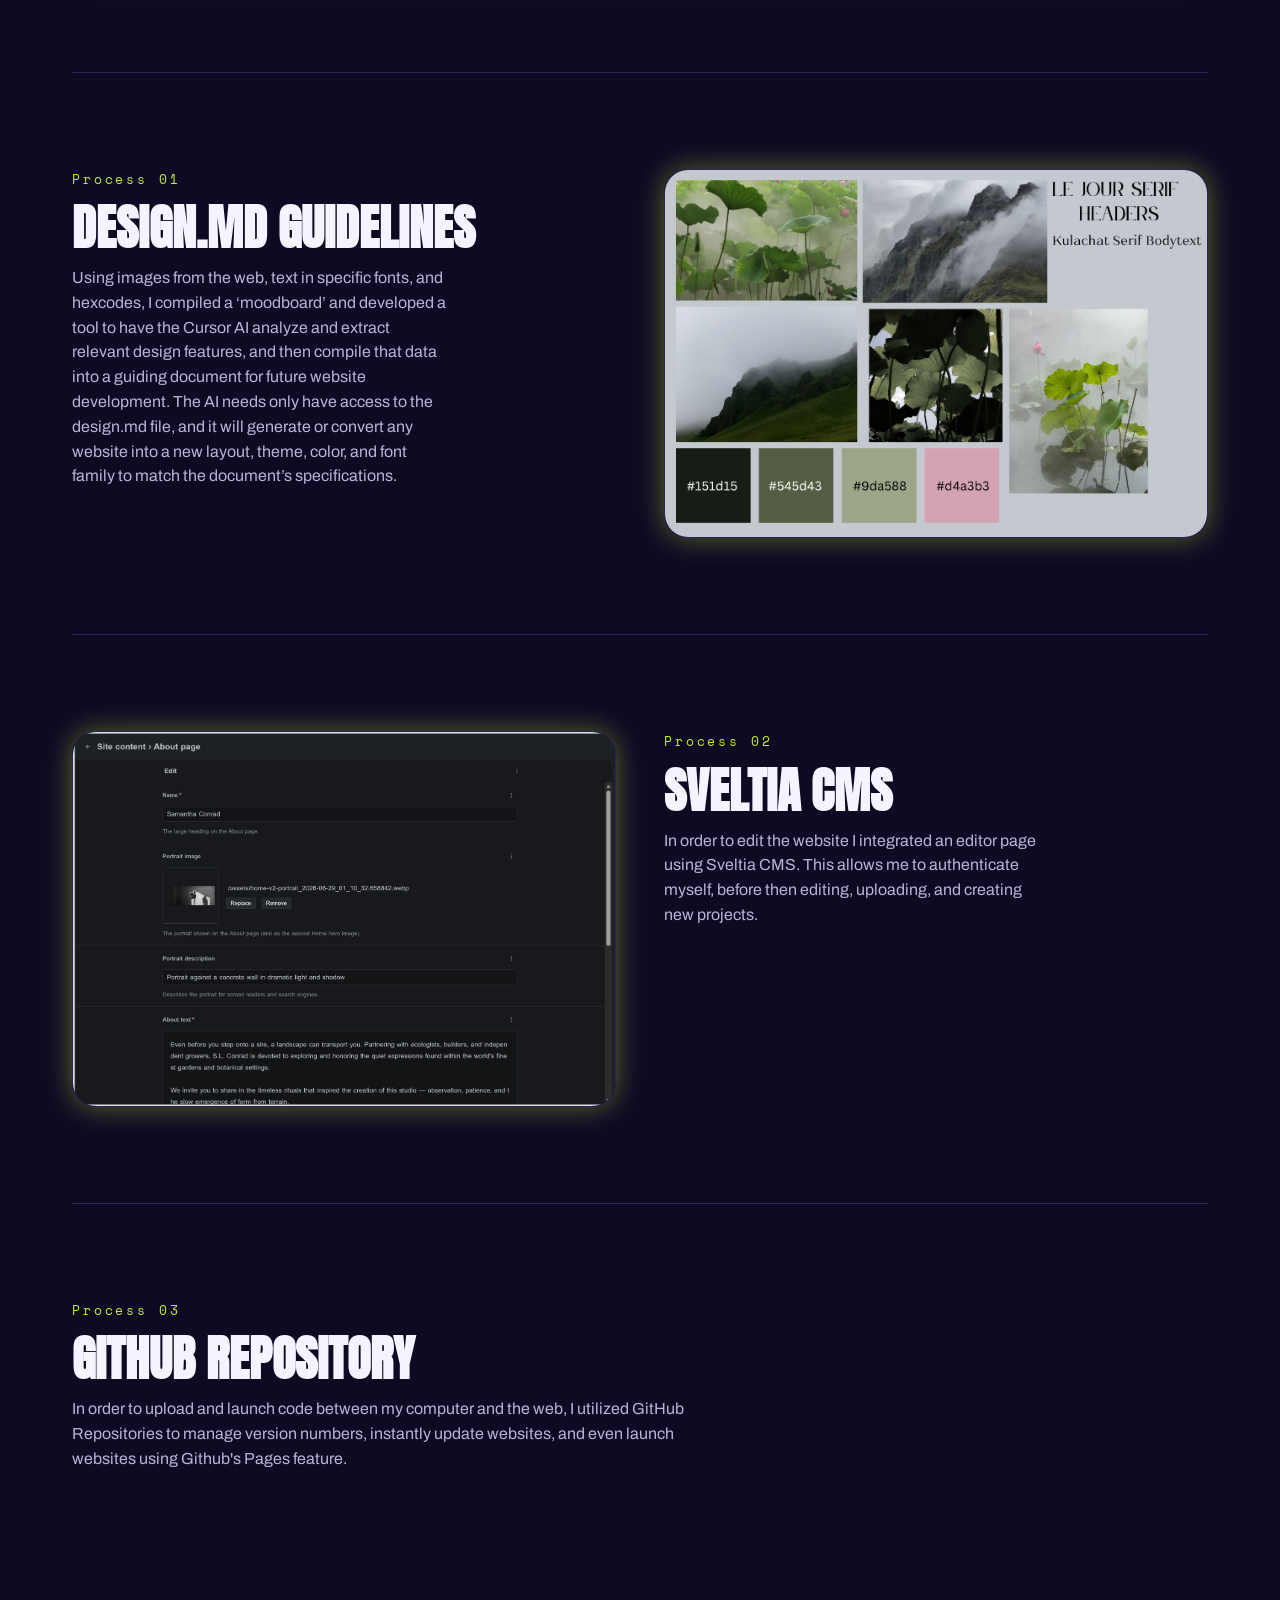
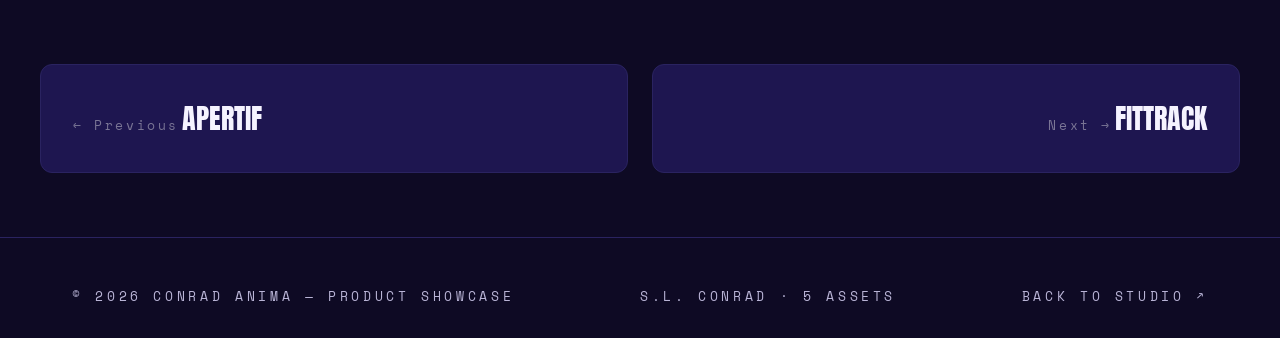
<file: product-conrad.html>
<!DOCTYPE html>
<html lang="en">
<head>
<meta charset="UTF-8" />
<meta name="viewport" content="width=device-width, initial-scale=1.0" />
<title>S.L. Conrad — Product</title>
<link rel="preconnect" href="https://fonts.googleapis.com" />
<link rel="preconnect" href="https://fonts.gstatic.com" crossorigin />
<link href="https://fonts.googleapis.com/css2?family=Anton&family=Archivo:wght@400;500;600;700;900&family=Instrument+Serif:ital@0;1&family=Space+Mono:wght@400;700&display=swap" rel="stylesheet" />
<link rel="stylesheet" href="product.css" />
</head>
<body class="theme-conrad">
<div class="grain" aria-hidden="true"></div>

<nav>
  <a class="brand" href="index.html">CONRAD<span>◆</span>ANIMA</a>
  <div class="nav-links">
    <a href="index.html">Home</a>
    <a href="product-fittrack.html">FitTrack</a>
    <a href="product-botanica.html">Botanica</a>
    <a href="product-apertif.html">Apertif</a>
    <a href="product-conrad.html" class="active">Conrad</a>
  </div>
  <a href="index.html" class="btn btn-ghost">← Studio</a>
</nav>

<header class="product-hero">
  <div class="blobs" aria-hidden="true">
    <div class="blob b1"></div>
    <div class="blob b2"></div>
    <div class="blob b3"></div>
  </div>
  <svg class="starburst" viewBox="0 0 100 100" aria-hidden="true">
    <g fill="var(--product-accent)"><path d="M50 0 L58 42 L100 50 L58 58 L50 100 L42 58 L0 50 L42 42 Z"/></g>
  </svg>
  <div class="vtext left">Portfolio · About · Search</div>
  <div class="vtext right">Vol. 04 · Landscape Studio</div>
  <div class="corner bl">
    <span class="label">Grain · Static · Glow</span>
    <span class="label">Portland, OR — 45.5°N</span>
  </div>
  <div class="corner br">
    <span class="label">Ed. Acid — Lime/Sage</span>
    <span class="label">Print № 0004</span>
  </div>
  <div class="wrap hero-grid">
    <div>
      <span class="kicker">Product № 04 / Portfolio Site</span>
      <h1>
        S.L.
        <span class="liquid">Conrad</span>
      </h1>
      <p class="lede">A misty, editorial portfolio for a landscape architect — full-bleed project films, a serif voice, tag-filtered search, and long-form case studies with strategies and GIS mapping.</p>
      <div class="meta-row">
        <span class="meta-pill">Platform — Web</span>
        <span class="meta-pill">Portfolio</span>
        <span class="meta-pill">Year — 2026</span>
      </div>
    </div>
    <div style="text-align:right">
      <a class="hero-badge" href="https://sconrad.netlify.app/" target="_blank" rel="noopener" aria-label="Open the live S.L. Conrad site in a new tab">
        <svg class="hero-badge-ring" viewBox="0 0 120 120" aria-hidden="true">
          <defs>
            <path id="conradBadgePath" d="M60,60 m-46,0 a46,46 0 1,1 92,0 a46,46 0 1,1 -92,0" />
          </defs>
          <text><textPath href="#conradBadgePath" startOffset="0">CLICK HERE · CLICK HERE · VIEW LIVE SITE · </textPath></text>
        </svg>
        <span class="hero-badge-inner">Click<br>here!</span>
      </a>
    </div>
  </div>
</header>

<section class="showcase">
  <div class="wrap">
    <div class="showcase-head">
      <h2>Home <em>screen</em></h2>
      <span class="label">Conrad_Home.webp</span>
    </div>
    <div class="showcase-frame-wrap">
      <div class="frame">
        <img src="Assets/SL%20Conrad/Conrad_Home.webp" alt="S.L. Conrad home page with a misty lotus hero reading A passion for the world and featured projects" />
      </div>
      <span class="frame-label label">01 / Primary view</span>
    </div>
  </div>
</section>

<div class="marquee" aria-hidden="true">
  <div class="marquee-track">
    <span>Portfolio</span><span>Residence</span><span>Grounds</span><span>Ecology</span><span>Native Planting</span><span>Composition</span>
    <span>Portfolio</span><span>Residence</span><span>Grounds</span><span>Ecology</span><span>Native Planting</span><span>Composition</span>
  </div>
</div>

<section class="gallery">
  <div class="wrap">
    <div class="sec-head">
      <h2>Interface <em>views</em></h2>
      <p class="aside">The portfolio grid of selected works and a personal about page — a landscape architect based in Portland, Oregon.</p>
    </div>
    <div class="gallery-grid gallery-grid-2">
      <article class="shot shot--full">
        <img src="Assets/SL%20Conrad/Conrad_Photo3.webp" alt="Portfolio grid with Hillside Commons, Marsh Walk, O'Brian Residence, and Quiet Grounds" />
        <div class="shot-body">
          <span class="shot-num">Conrad_Photo3.webp</span>
          <h3>Portfolio Grid</h3>
          <p>Four selected projects as full-bleed photo cards with a gradient scrim, title, and standing arrow — quiet hover, editorial rhythm.</p>
        </div>
      </article>
      <article class="shot shot--full">
        <img src="Assets/SL%20Conrad/Conrad_Photo1.webp" alt="About page for Samantha Conrad, a landscape architect based in Portland Oregon" />
        <div class="shot-body">
          <span class="shot-num">Conrad_Photo1.webp</span>
          <h3>About the Architect</h3>
          <p>Centered serif name, a black-and-white portrait, a short devotion-to-craft bio, and resume, LinkedIn, and portfolio links.</p>
        </div>
      </article>
    </div>
  </div>
</section>

<section class="features-dark">
  <div class="wrap">
    <div class="sec-head">
      <h2>Key <em>features</em></h2>
      <p class="aside">Two signature abilities — long-form project case studies and a tag-filtered project search across the whole archive.</p>
    </div>
    <div class="feature-stack">

      <article class="feature-block">
        <div class="feature-copy">
          <span class="feature-num">Conrad_Photo2.webp</span>
          <h3>Long-form <em>case</em> studies</h3>
          <p>Each project opens into an editorial article — dated tag row, a lead paragraph with a drop-styled opener, a strategies column, an image carousel, and a GIS map block for site context.</p>
          <ul class="feature-list">
            <li><b>Selected projects</b>O'Brian Residence · Quiet Grounds · Hillside Commons · Marsh Walk.</li>
            <li><b>GIS mapping</b>An optional map block grounds each design in its real-world site and ecology.</li>
            <li><b>Tag metadata</b>Residential, Garden, Stormwater, Zone 6 tags open and close every study.</li>
          </ul>
        </div>
        <div class="frame-dark">
          <img src="Assets/SL%20Conrad/Conrad_Photo2.webp" alt="O'Brian Residence case study with strategies text, image carousel, and a GIS world map" />
        </div>
      </article>

      <article class="feature-block reverse">
        <div class="feature-copy">
          <span class="feature-num">Conrad_feature1.webp</span>
          <h3>Search &amp; <em>tag</em> filter</h3>
          <p>A dedicated search view pairs a free-text field with a filter-by-tag dropdown, then returns projects as wide photo-and-summary rows with a quiet View Project link.</p>
          <ul class="feature-list">
            <li><b>Free-text search</b>Query the archive by project name or keyword.</li>
            <li><b>Filter by tag</b>Narrow results to a single style, zone, or program.</li>
            <li><b>Result rows</b>Full-height photo beside a summary card and call to action.</li>
          </ul>
        </div>
        <div class="frame-dark">
          <img src="Assets/SL%20Conrad/Conrad_feature1.webp" alt="Search page with search terms field, filter by tag dropdown, and a Hillside Commons result row" />
        </div>
      </article>

    </div>
  </div>
</section>

<section class="process">
  <div class="wrap">
    <div class="sec-head">
      <h2>The <em>process</em></h2>
      <p class="aside">Vibe-coded with AI — previewed locally, iterated in conversation, and shipped through version control.</p>
    </div>
    <div class="feature-stack">

      <article class="feature-block process-hero">
        <div class="feature-copy">
          <p>Created in conjunction with Cursor&rsquo;s AI coding tools and Figma&rsquo;s design based AI coding tools, I previewed the websites in local host as I asked the AI to tweak and iterate the site&rsquo;s content, appearance, and behavior.</p>
        </div>
        <div class="frame-dark">
          <img src="Assets/SL%20Conrad/conrad_curspr.jpg" alt="Cursor AI code editor previewing the S.L. Conrad site during development" />
        </div>
      </article>

      <article class="feature-block">
        <div class="feature-copy">
          <span class="feature-num">Process 01</span>
          <h3>Design.md Guidelines</h3>
          <p>Using images from the web, text in specific fonts, and hexcodes, I compiled a &lsquo;moodboard&rsquo; and developed a tool to have the Cursor AI analyze and extract relevant design features, and then compile that data into a guiding document for future website development. The AI needs only have access to the design.md file, and it will generate or convert any website into a new layout, theme, color, and font family to match the document&rsquo;s specifications.</p>
        </div>
        <div class="frame-dark">
          <img src="Assets/SL%20Conrad/MoodBoard.png" alt="Moodboard of web images, fonts, and hex codes used to generate the design.md guiding document" />
        </div>
      </article>

      <article class="feature-block reverse">
        <div class="feature-copy">
          <span class="feature-num">Process 02</span>
          <h3>Sveltia CMS</h3>
          <p>In order to edit the website I integrated an editor page using Sveltia CMS. This allows me to authenticate myself, before then editing, uploading, and creating new projects.</p>
        </div>
        <div class="frame-dark">
          <img src="Assets/SL%20Conrad/conrad_sveltia.jpg" alt="Sveltia CMS editor page for authenticating and managing S.L. Conrad projects" />
        </div>
      </article>

      <article class="feature-block process-solo">
        <div class="feature-copy">
          <span class="feature-num">Process 03</span>
          <h3>GitHub Repository</h3>
          <p>In order to upload and launch code between my computer and the web, I utilized GitHub Repositories to manage version numbers, instantly update websites, and even launch websites using Github's Pages feature.</p>
        </div>
      </article>

    </div>
  </div>
</section>

<section class="wrap product-nav">
  <a href="product-apertif.html">
    <span class="dir">← Previous</span>
    <span class="name">Apertif</span>
  </a>
  <a href="product-fittrack.html" style="text-align:right">
    <span class="dir">Next →</span>
    <span class="name">FitTrack</span>
  </a>
</section>

<footer>
  <div class="wrap footer-row">
    <span class="label">© 2026 Conrad Anima — Product Showcase</span>
    <span class="label">S.L. Conrad · 5 assets</span>
    <a href="index.html" class="label" style="color:var(--text-2);text-decoration:none">Back to studio ↗</a>
  </div>
</footer>
</body>
</html>
</file>
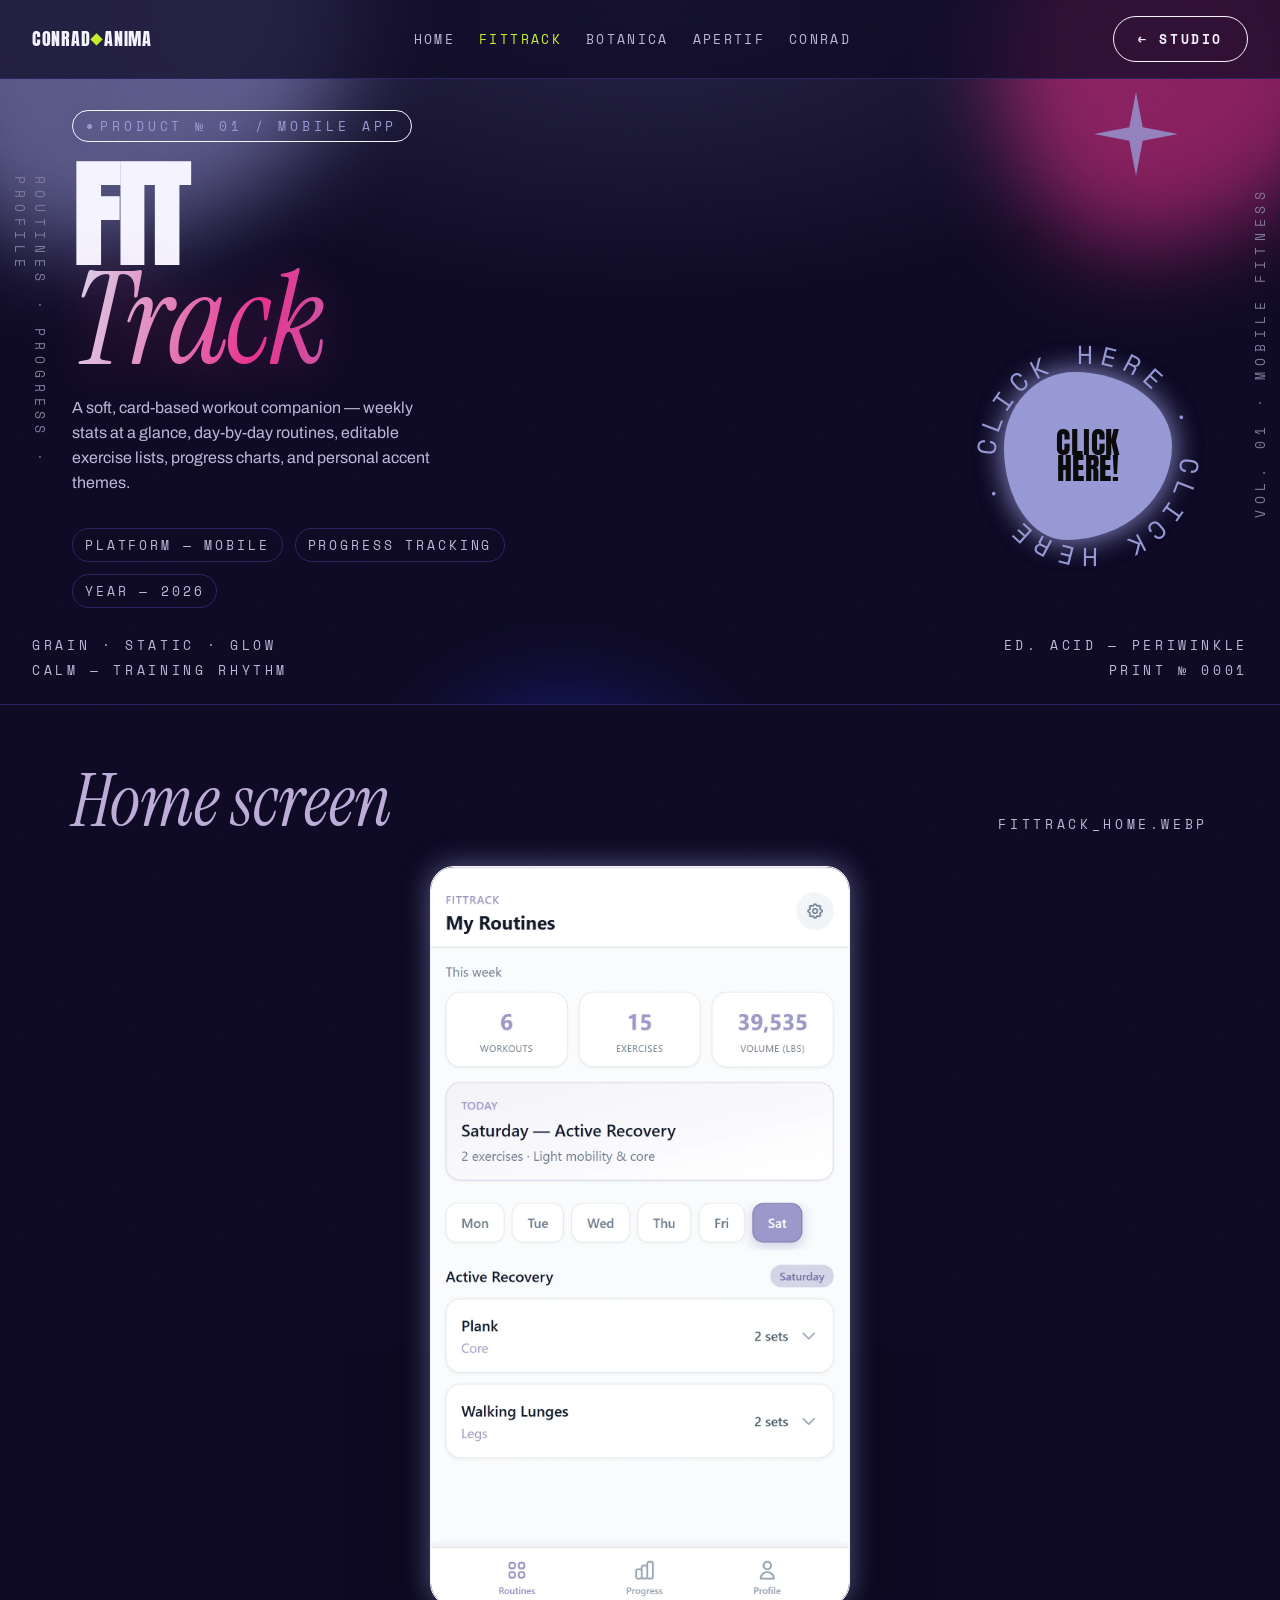
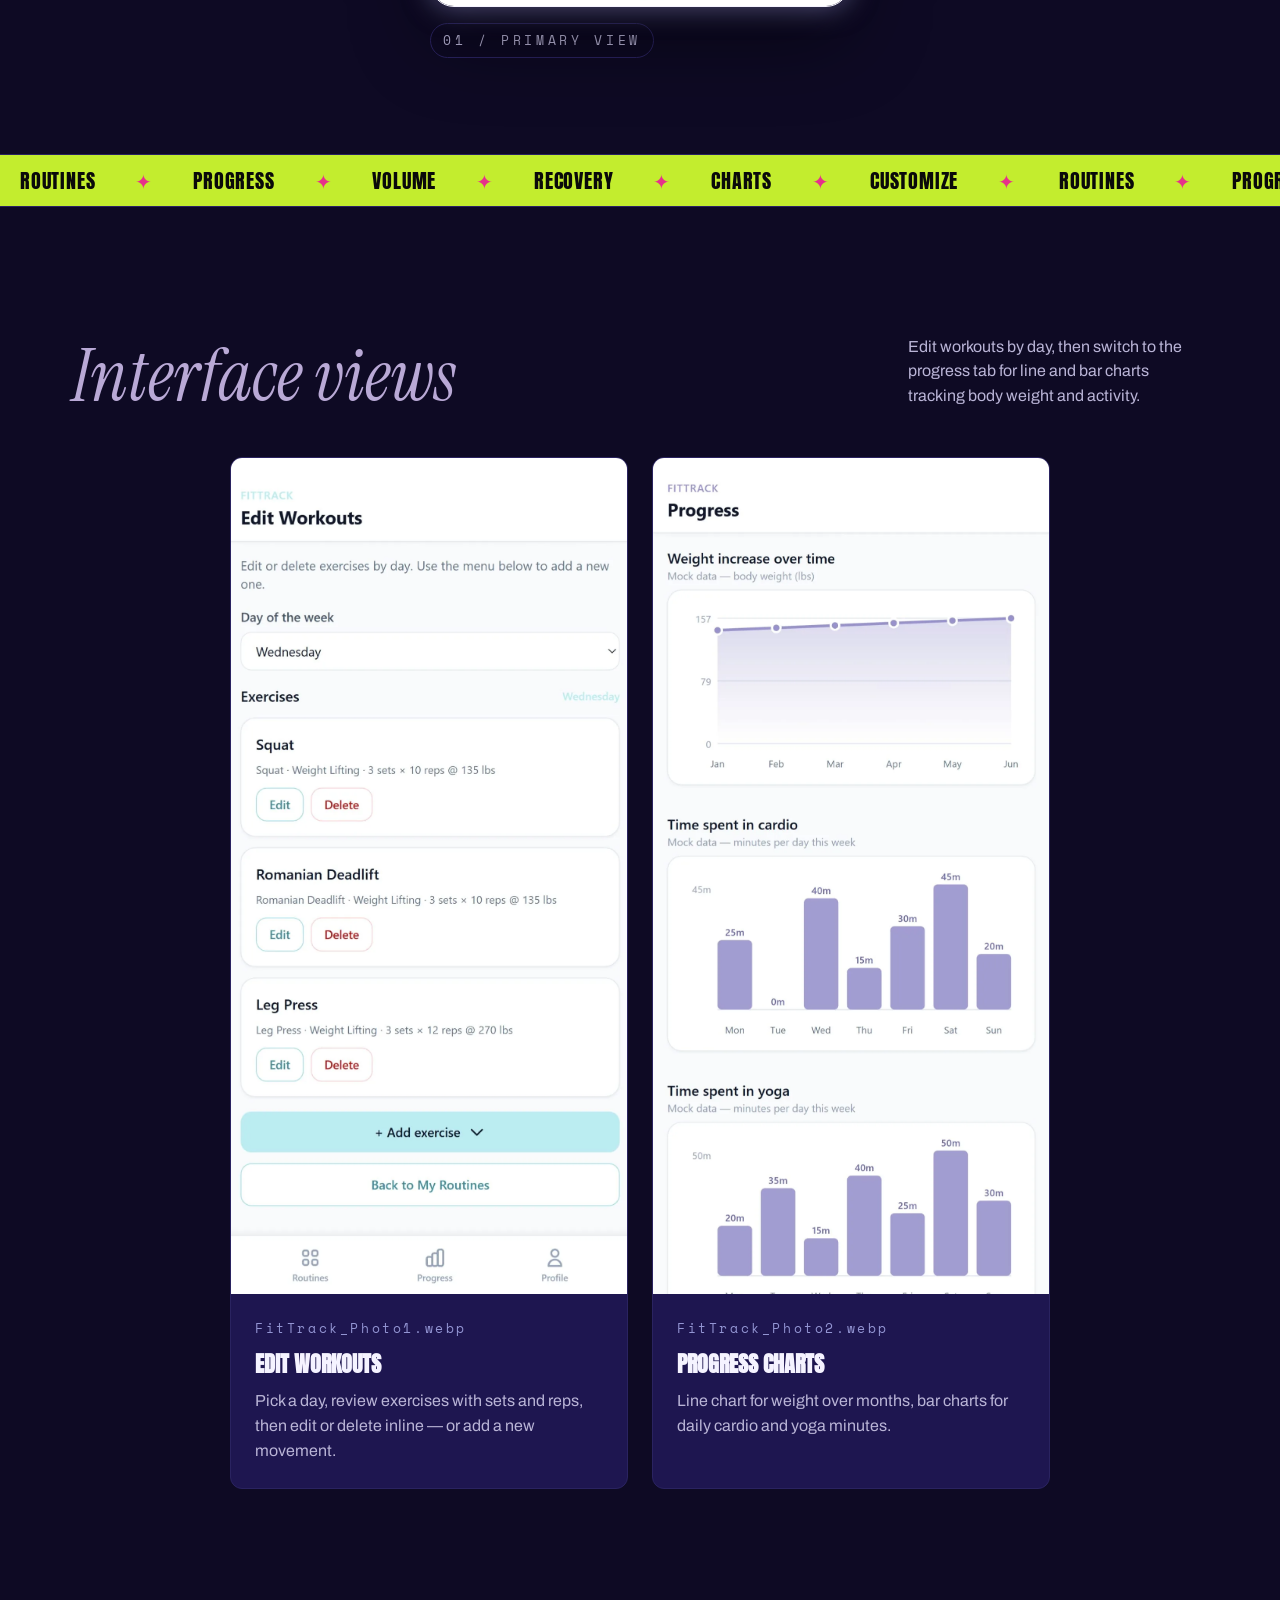
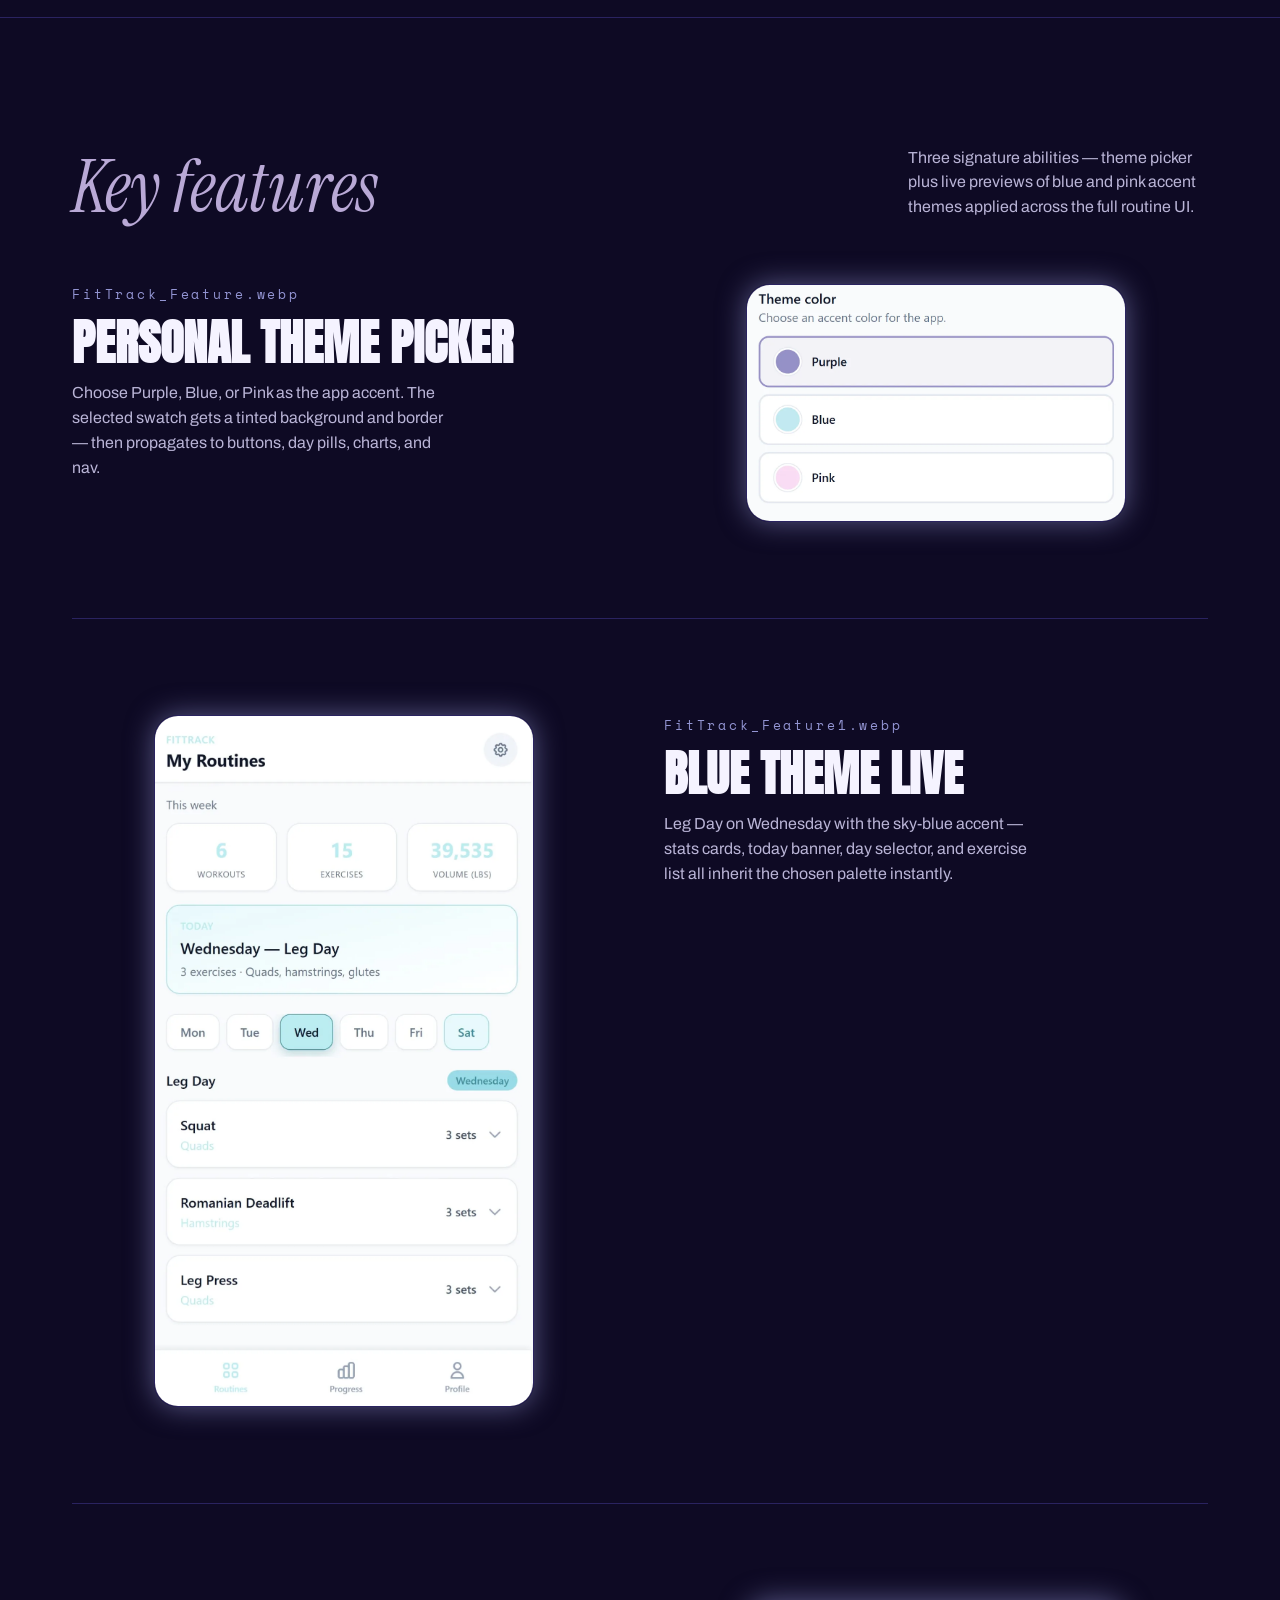
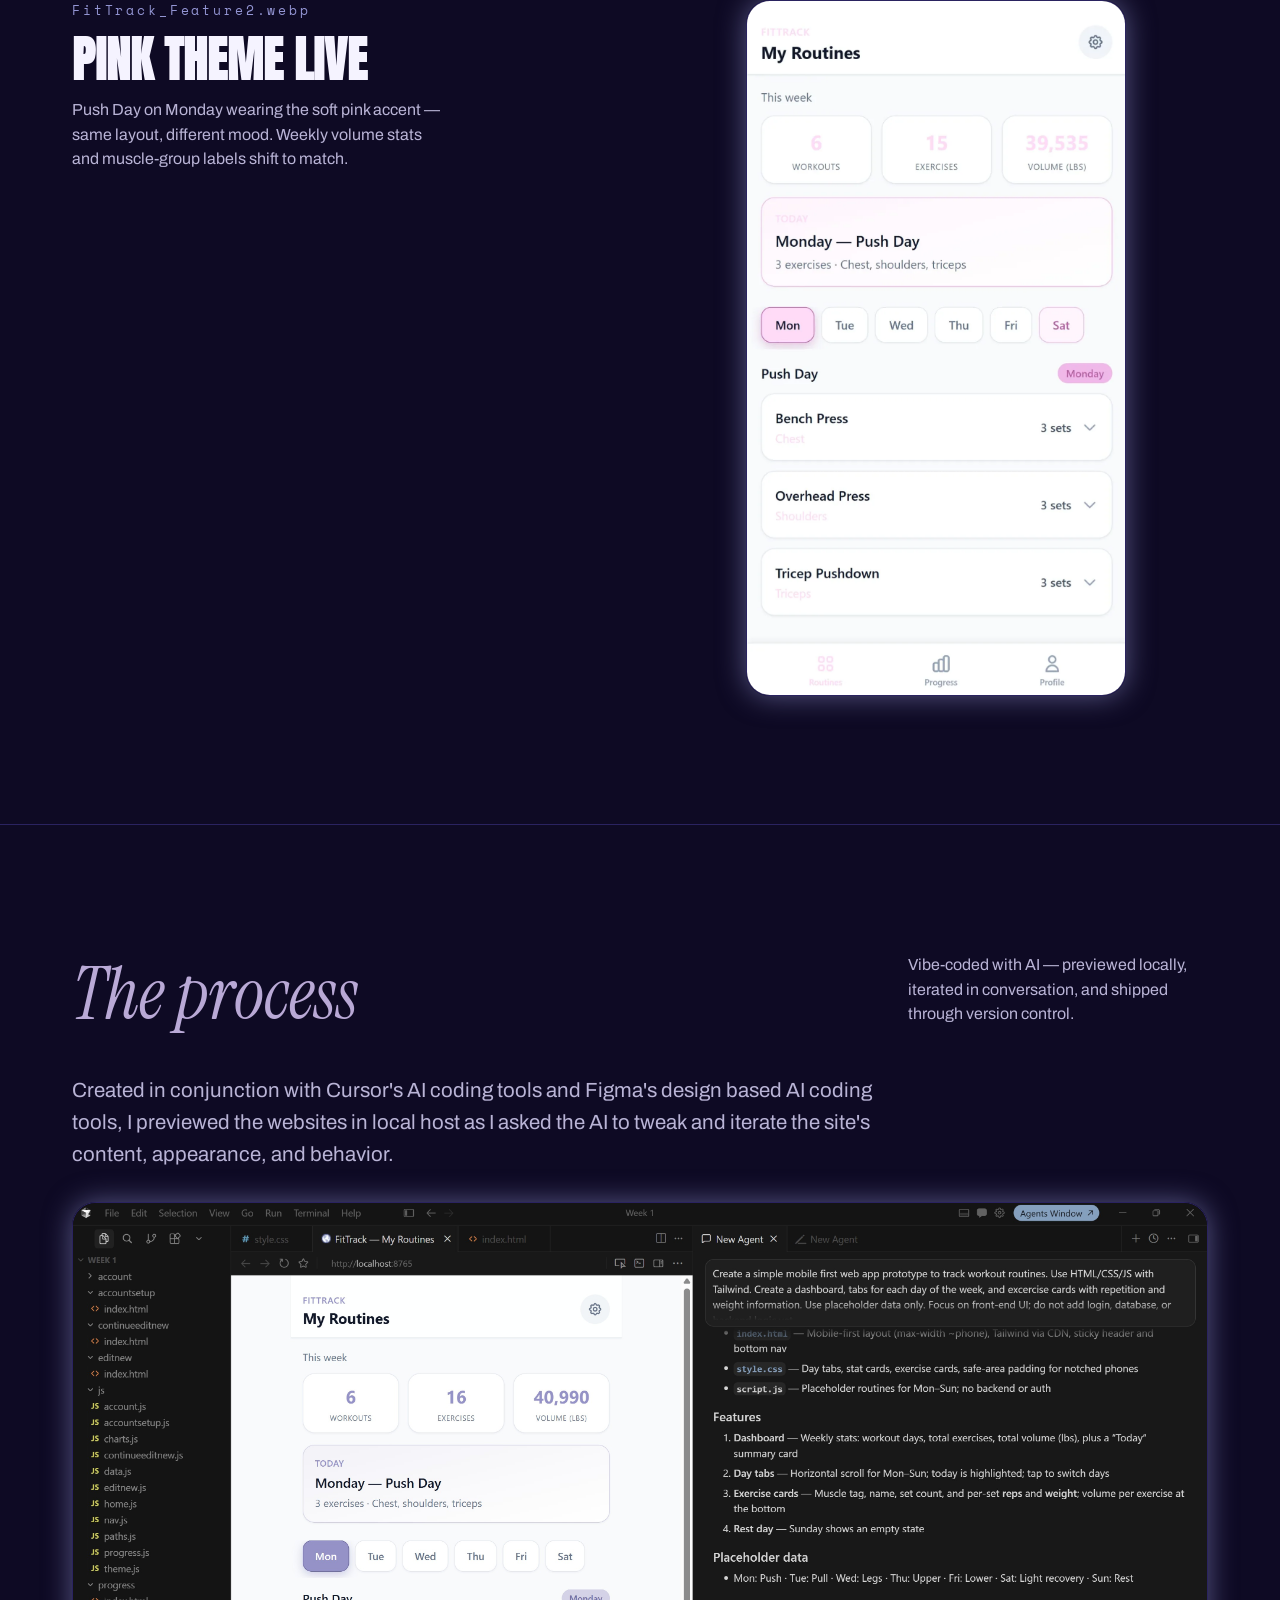
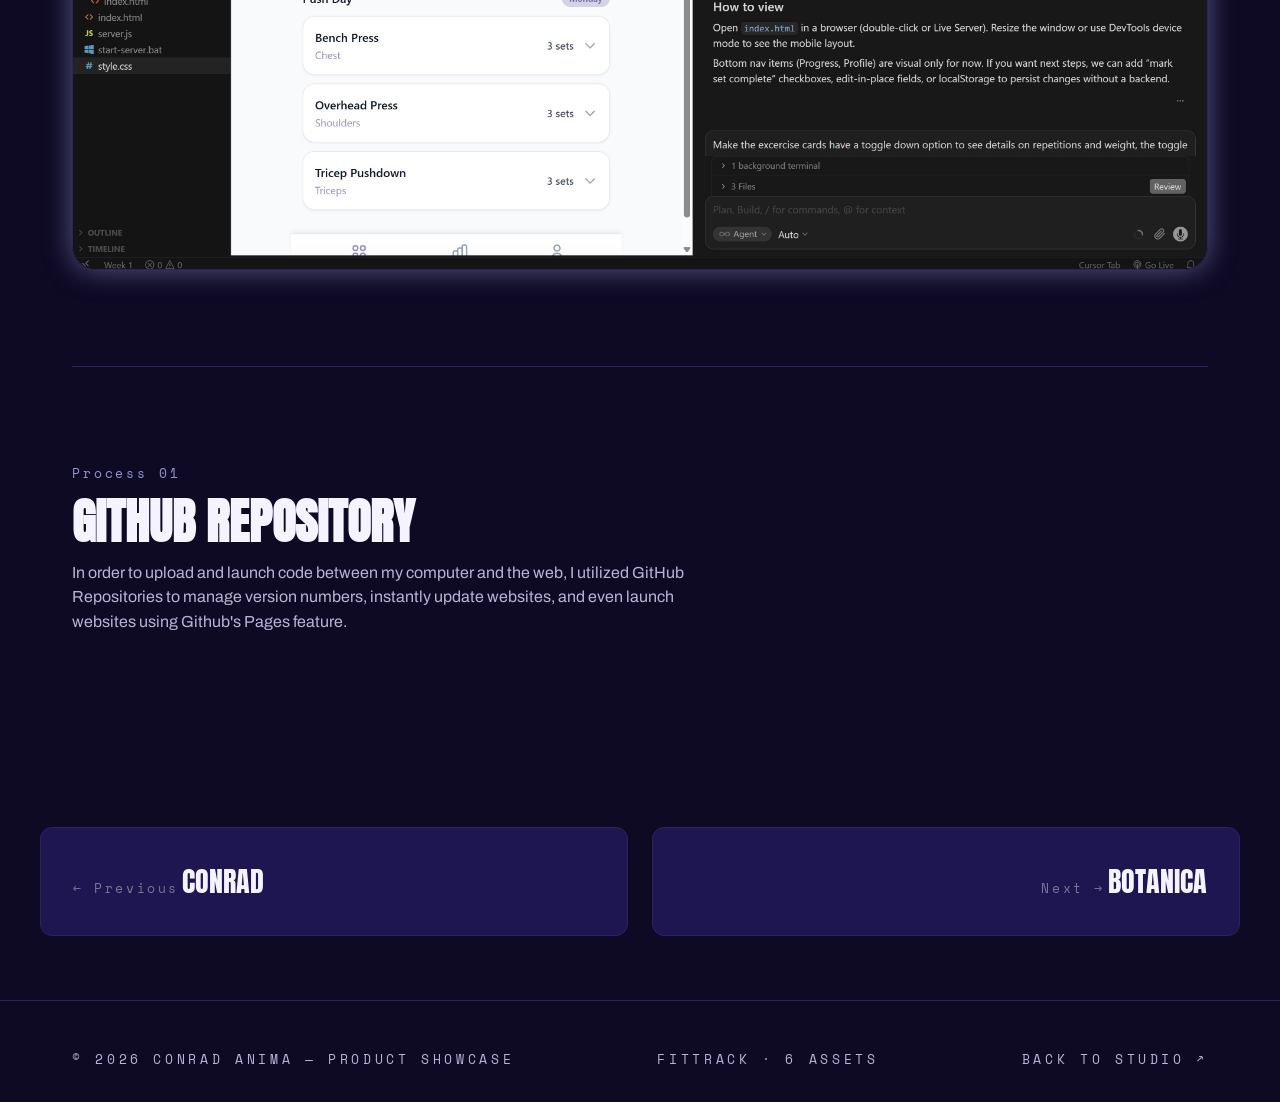
<file: product-fittrack.html>
<!DOCTYPE html>
<html lang="en">
<head>
<meta charset="UTF-8" />
<meta name="viewport" content="width=device-width, initial-scale=1.0" />
<title>FitTrack — Product</title>
<link rel="preconnect" href="https://fonts.googleapis.com" />
<link rel="preconnect" href="https://fonts.gstatic.com" crossorigin />
<link href="https://fonts.googleapis.com/css2?family=Anton&family=Archivo:wght@400;500;600;700;900&family=Instrument+Serif:ital@0;1&family=Space+Mono:wght@400;700&display=swap" rel="stylesheet" />
<link rel="stylesheet" href="product.css" />
</head>
<body class="theme-fittrack">
<div class="grain" aria-hidden="true"></div>

<nav>
  <a class="brand" href="index.html">CONRAD<span>◆</span>ANIMA</a>
  <div class="nav-links">
    <a href="index.html">Home</a>
    <a href="product-fittrack.html" class="active">FitTrack</a>
    <a href="product-botanica.html">Botanica</a>
    <a href="product-apertif.html">Apertif</a>
    <a href="product-conrad.html">Conrad</a>
  </div>
  <a href="index.html" class="btn btn-ghost">← Studio</a>
</nav>

<header class="product-hero">
  <div class="blobs" aria-hidden="true">
    <div class="blob b1"></div>
    <div class="blob b2"></div>
    <div class="blob b3"></div>
  </div>
  <svg class="starburst" viewBox="0 0 100 100" aria-hidden="true">
    <g fill="var(--product-accent)"><path d="M50 0 L58 42 L100 50 L58 58 L50 100 L42 58 L0 50 L42 42 Z"/></g>
  </svg>
  <div class="vtext left">Routines · Progress · Profile</div>
  <div class="vtext right">Vol. 01 · Mobile Fitness</div>
  <div class="corner bl">
    <span class="label">Grain · Static · Glow</span>
    <span class="label">Calm — Training Rhythm</span>
  </div>
  <div class="corner br">
    <span class="label">Ed. Acid — Periwinkle</span>
    <span class="label">Print № 0001</span>
  </div>
  <div class="wrap hero-grid">
    <div>
      <span class="kicker">Product № 01 / Mobile App</span>
      <h1>
        Fit
        <span class="liquid">Track</span>
      </h1>
      <p class="lede">A soft, card-based workout companion — weekly stats at a glance, day-by-day routines, editable exercise lists, progress charts, and personal accent themes.</p>
      <div class="meta-row">
        <span class="meta-pill">Platform — Mobile</span>
        <span class="meta-pill">Progress Tracking</span>
        <span class="meta-pill">Year — 2026</span>
      </div>
    </div>
    <div style="text-align:right">
      <a class="hero-badge" href="https://splendid-gnome-5b526c.netlify.app/" target="_blank" rel="noopener" aria-label="Open the live FitTrack site in a new tab">
        <svg class="hero-badge-ring" viewBox="0 0 120 120" aria-hidden="true">
          <defs>
            <path id="fittrackBadgePath" d="M60,60 m-46,0 a46,46 0 1,1 92,0 a46,46 0 1,1 -92,0" />
          </defs>
          <text><textPath href="#fittrackBadgePath" startOffset="0">CLICK HERE · CLICK HERE · VIEW LIVE SITE · </textPath></text>
        </svg>
        <span class="hero-badge-inner">Click<br>here!</span>
      </a>
    </div>
  </div>
</header>

<section class="showcase">
  <div class="wrap">
    <div class="showcase-head">
      <h2>Home <em>screen</em></h2>
      <span class="label">FitTrack_Home.webp</span>
    </div>
    <div class="showcase-frame-wrap" style="max-width:420px;margin:0 auto">
      <div class="frame">
        <img src="Assets/FitTrack/FitTrack_Home.webp" alt="FitTrack home screen showing weekly stats and Saturday active recovery routine" />
      </div>
      <span class="frame-label label">01 / Primary view</span>
    </div>
  </div>
</section>

<div class="marquee" aria-hidden="true">
  <div class="marquee-track">
    <span>Routines</span><span>Progress</span><span>Volume</span><span>Recovery</span><span>Charts</span><span>Customize</span>
    <span>Routines</span><span>Progress</span><span>Volume</span><span>Recovery</span><span>Charts</span><span>Customize</span>
  </div>
</div>

<section class="gallery">
  <div class="wrap">
    <div class="sec-head">
      <h2>Interface <em>views</em></h2>
      <p class="aside">Edit workouts by day, then switch to the progress tab for line and bar charts tracking body weight and activity.</p>
    </div>
    <div class="gallery-grid gallery-grid-2">
      <article class="shot shot--mobile">
        <img src="Assets/FitTrack/FitTrack_Photo1.webp" alt="Edit workouts screen with exercise cards" />
        <div class="shot-body">
          <span class="shot-num">FitTrack_Photo1.webp</span>
          <h3>Edit Workouts</h3>
          <p>Pick a day, review exercises with sets and reps, then edit or delete inline — or add a new movement.</p>
        </div>
      </article>
      <article class="shot shot--mobile">
        <img src="Assets/FitTrack/FitTrack_Photo2.webp" alt="Progress screen with weight and cardio charts" />
        <div class="shot-body">
          <span class="shot-num">FitTrack_Photo2.webp</span>
          <h3>Progress Charts</h3>
          <p>Line chart for weight over months, bar charts for daily cardio and yoga minutes.</p>
        </div>
      </article>
    </div>
  </div>
</section>

<section class="features-dark">
  <div class="wrap">
    <div class="sec-head">
      <h2>Key <em>features</em></h2>
      <p class="aside">Three signature abilities — theme picker plus live previews of blue and pink accent themes applied across the full routine UI.</p>
    </div>
    <div class="feature-stack">

      <article class="feature-block">
        <div class="feature-copy">
          <span class="feature-num">FitTrack_Feature.webp</span>
          <h3>Personal <em>theme</em> picker</h3>
          <p>Choose Purple, Blue, or Pink as the app accent. The selected swatch gets a tinted background and border — then propagates to buttons, day pills, charts, and nav.</p>
        </div>
        <div class="frame-dark mobile">
          <img src="Assets/FitTrack/FitTrack_Feature.webp" alt="Theme color picker with purple, blue, and pink accent options" />
        </div>
      </article>

      <article class="feature-block reverse">
        <div class="feature-copy">
          <span class="feature-num">FitTrack_Feature1.webp</span>
          <h3>Blue <em>theme</em> live</h3>
          <p>Leg Day on Wednesday with the sky-blue accent — stats cards, today banner, day selector, and exercise list all inherit the chosen palette instantly.</p>
        </div>
        <div class="frame-dark mobile">
          <img src="Assets/FitTrack/FitTrack_Feature1.webp" alt="FitTrack routines screen with blue theme applied on leg day" />
        </div>
      </article>

      <article class="feature-block">
        <div class="feature-copy">
          <span class="feature-num">FitTrack_Feature2.webp</span>
          <h3>Pink <em>theme</em> live</h3>
          <p>Push Day on Monday wearing the soft pink accent — same layout, different mood. Weekly volume stats and muscle-group labels shift to match.</p>
        </div>
        <div class="frame-dark mobile">
          <img src="Assets/FitTrack/FitTrack_Feature2.webp" alt="FitTrack routines screen with pink theme applied on push day" />
        </div>
      </article>

    </div>
  </div>
</section>

<section class="process">
  <div class="wrap">
    <div class="sec-head">
      <h2>The <em>process</em></h2>
      <p class="aside">Vibe-coded with AI — previewed locally, iterated in conversation, and shipped through version control.</p>
    </div>
    <div class="feature-stack">

      <article class="feature-block process-hero">
        <div class="feature-copy">
          <p>Created in conjunction with Cursor's AI coding tools and Figma's design based AI coding tools, I previewed the websites in local host as I asked the AI to tweak and iterate the site's content, appearance, and behavior.</p>
        </div>
        <div class="frame-dark">
          <img src="Assets/FitTrack/fittrack_cursor.jpg" alt="Cursor AI code editor previewing the FitTrack site during development" />
        </div>
      </article>

      <article class="feature-block process-solo">
        <div class="feature-copy">
          <span class="feature-num">Process 01</span>
          <h3>GitHub Repository</h3>
          <p>In order to upload and launch code between my computer and the web, I utilized GitHub Repositories to manage version numbers, instantly update websites, and even launch websites using Github's Pages feature.</p>
        </div>
      </article>

    </div>
  </div>
</section>

<section class="wrap product-nav">
  <a href="product-conrad.html">
    <span class="dir">← Previous</span>
    <span class="name">Conrad</span>
  </a>
  <a href="product-botanica.html" style="text-align:right">
    <span class="dir">Next →</span>
    <span class="name">Botanica</span>
  </a>
</section>

<footer>
  <div class="wrap footer-row">
    <span class="label">© 2026 Conrad Anima — Product Showcase</span>
    <span class="label">FitTrack · 6 assets</span>
    <a href="index.html" class="label" style="color:var(--text-2);text-decoration:none">Back to studio ↗</a>
  </div>
</footer>
</body>
</html>
</file>
<file: product.css>
/* Shared product page styles — extends design.md tokens */
:root {
  --primary: #1E33E6;
  --secondary: #E6318A;
  --accent: #FF6A2C;
  --highlight: #C3ED2E;
  --signal: #D14836;
  --lavender: #B9A9D6;
  --lavender-soft: #DCD3EC;
  --bg: #0E0A24;
  --surface: #171041;
  --card: #1E1650;
  --cream: #F4F1EA;
  --text: #F5F3FF;
  --text-2: #B9B4D6;
  --text-muted: #7A7595;
  --ink: #0A0A0A;
  --border: #2A2360;
  --border-strong: #F5F3FF;
  --sp-1: 4px; --sp-2: 8px; --sp-3: 12px; --sp-4: 16px;
  --sp-6: 24px; --sp-8: 32px; --sp-12: 48px; --sp-16: 64px;
  --sp-24: 96px; --sp-32: 128px;
  --r-sm: 4px; --r-md: 8px; --r-lg: 12px; --r-xl: 24px; --r-full: 9999px;
  --glow: 0 0 24px rgba(30,51,230,.55);
  --glow-pink: 0 0 28px rgba(230,49,138,.55);
  --glow-lime: 0 0 26px rgba(195,237,46,.5);
  --ease: cubic-bezier(0.22, 1, 0.36, 1);
  --fast: 120ms; --medium: 240ms; --slow: 480ms;
  --f-display: "Instrument Serif", Georgia, serif;
  --f-cond: "Anton", "Archivo", sans-serif;
  --f-ui: "Archivo", system-ui, sans-serif;
  --f-mono: "Space Mono", ui-monospace, monospace;
  --text-min: 13px;
  --text-desc: 16px;
  --text-tag: 13px;
  --product-accent: var(--accent);
  --product-glow: 0 0 28px rgba(255,106,44,.45);
  --hero-tint: rgba(30,51,230,.18);
}

* { margin: 0; padding: 0; box-sizing: border-box; }
html { scroll-behavior: smooth; }
body {
  background: var(--bg); color: var(--text);
  font-family: var(--f-ui); font-size: var(--text-min); line-height: 1.55;
  overflow-x: hidden; -webkit-font-smoothing: antialiased;
}

.grain {
  position: fixed; inset: -50%; width: 200%; height: 200%;
  pointer-events: none; z-index: 9999; opacity: .16; mix-blend-mode: overlay;
  background-image: url("data:image/svg+xml,%3Csvg xmlns='http://www.w3.org/2000/svg' width='200' height='200'%3E%3Cfilter id='n'%3E%3CfeTurbulence type='fractalNoise' baseFrequency='0.85' numOctaves='3' stitchTiles='stitch'/%3E%3C/filter%3E%3Crect width='100%25' height='100%25' filter='url(%23n)'/%3E%3C/svg%3E");
  animation: static 0.6s steps(3) infinite;
}
@keyframes static {
  0% { transform: translate(0,0); }
  33% { transform: translate(-3%, 2%); }
  66% { transform: translate(2%, -2%); }
  100% { transform: translate(0,0); }
}
/* liquid motion — shared with the studio index */
@keyframes float1 { 0%,100%{transform:translate(0,0) scale(1)} 50%{transform:translate(50px,36px) scale(1.12)} }
@keyframes float2 { 0%,100%{transform:translate(0,0) scale(1)} 50%{transform:translate(-44px,-26px) scale(1.08)} }
@keyframes float3 { 0%,100%{transform:translate(0,0) scale(1)} 50%{transform:translate(26px,-44px) scale(0.9)} }
@keyframes morph {
  0%,100% { border-radius: 42% 58% 63% 37% / 45% 44% 56% 55%; }
  50%     { border-radius: 60% 40% 38% 62% / 58% 55% 45% 42%; }
}
@keyframes spin { to { transform: rotate(360deg); } }

.label {
  font-family: var(--f-mono); font-size: var(--text-tag); letter-spacing: .28em;
  text-transform: uppercase; color: var(--text-2);
}
.wrap { max-width: 1200px; margin: 0 auto; padding: 0 var(--sp-8); }

nav {
  position: fixed; top: 0; left: 0; right: 0; z-index: 100;
  display: flex; align-items: center; justify-content: space-between;
  padding: var(--sp-4) var(--sp-8);
  backdrop-filter: blur(8px);
  background: rgba(14,10,36,.72);
  border-bottom: 1px solid var(--border);
}
.brand {
  font-family: var(--f-cond); font-size: 18px; letter-spacing: .04em;
  text-transform: uppercase; text-decoration: none; color: var(--text);
}
.brand span { color: var(--highlight); }
.nav-links { display: flex; gap: var(--sp-6); flex-wrap: wrap; }
.nav-links a {
  font-family: var(--f-mono); font-size: var(--text-tag); letter-spacing: .18em;
  text-transform: uppercase; color: var(--text-2); text-decoration: none;
  transition: color var(--fast) var(--ease);
}
.nav-links a:hover, .nav-links a.active { color: var(--highlight); }
@media (max-width: 820px) { .nav-links { display: none; } }

.btn {
  font-family: var(--f-mono); font-size: var(--text-min); letter-spacing: .2em;
  text-transform: uppercase; font-weight: 700;
  padding: 12px 24px; border-radius: var(--r-full);
  border: 1px solid transparent; cursor: pointer; text-decoration: none;
  display: inline-flex; align-items: center; gap: 8px;
  transition: transform var(--medium) var(--ease), box-shadow var(--medium) var(--ease);
}
.btn-primary { background: var(--primary); color: var(--text); box-shadow: var(--glow); }
.btn-primary:hover { transform: scale(1.03); }
.btn-ghost { border-color: var(--border-strong); color: var(--text); }
.btn-ghost:hover { border-color: var(--highlight); color: var(--highlight); }

/* ============ PRODUCT HERO ============ */
.product-hero {
  position: relative; padding: 110px var(--sp-8) var(--sp-24);
  overflow: hidden; border-bottom: 1px solid var(--border);
}
.product-hero::before {
  content: ""; position: absolute; inset: 0; z-index: 0;
  background: radial-gradient(ellipse 70% 60% at 50% 0%, var(--hero-tint), transparent 70%);
}
/* liquid blobs — decorative background layer (Principle 13) */
.product-hero .blobs {
  position: absolute; inset: 0; z-index: 0; pointer-events: none;
  filter: blur(46px); opacity: .55;
}
.product-hero .blob {
  position: absolute; mix-blend-mode: screen;
  border-radius: 42% 58% 63% 37% / 45% 44% 56% 55%;
  animation: float1 18s var(--ease) infinite, morph 12s var(--ease) infinite;
}
.product-hero .blob.b1 { width: 460px; height: 460px; background: var(--product-accent); top: -30%; left: -8%; }
.product-hero .blob.b2 { width: 360px; height: 360px; background: var(--secondary); top: -16%; right: -6%; animation: float2 22s var(--ease) infinite, morph 14s var(--ease) infinite; }
.product-hero .blob.b3 { width: 280px; height: 280px; background: var(--primary); bottom: -40%; left: 34%; opacity: .8; animation: float3 16s var(--ease) infinite, morph 10s var(--ease) infinite; }

/* starburst stamp motif (Principle 10) */
.product-hero .starburst {
  position: absolute; z-index: 1; width: 84px; height: 84px;
  top: 92px; right: 8%; opacity: .8;
  animation: spin 26s linear infinite;
}
@media (max-width: 900px) { .product-hero .starburst { display: none; } }

/* four-margin micro-labels — editorial density */
.product-hero .corner {
  position: absolute; z-index: 3;
}
.product-hero .corner.bl { bottom: var(--sp-6); left: var(--sp-8); }
.product-hero .corner.br { bottom: var(--sp-6); right: var(--sp-8); text-align: right; }
.product-hero .corner .label + .label { display: block; margin-top: 4px; }
@media (max-width: 900px) { .product-hero .corner { display: none; } }

.hero-grid {
  position: relative; z-index: 2;
  display: grid; grid-template-columns: 1fr 1fr; gap: var(--sp-12); align-items: end;
}
@media (max-width: 900px) { .hero-grid { grid-template-columns: 1fr; } }

/* circular "live site" stamp link — echoes the about-portrait ring */
.hero-badge {
  position: relative; z-index: 4;
  display: grid; place-items: center;
  width: 240px; height: 240px;
  margin: 0 0 var(--sp-8) auto;
  text-decoration: none;
}
.hero-badge-ring {
  position: absolute; inset: 0; width: 100%; height: 100%;
  animation: spin 20s linear infinite; pointer-events: none;
}
.hero-badge-ring text {
  font-family: var(--f-mono); font-size: var(--text-tag); letter-spacing: .24em;
  fill: var(--product-accent); text-transform: uppercase;
}
.hero-badge-inner {
  position: relative; z-index: 2;
  display: grid; place-items: center; text-align: center;
  width: 70%; aspect-ratio: 1;
  border-radius: 42% 58% 63% 37% / 45% 44% 56% 55%;
  background: var(--product-accent); color: var(--ink);
  font-family: var(--f-cond); text-transform: uppercase;
  font-size: 30px; line-height: .88; letter-spacing: .02em;
  box-shadow: var(--product-glow), var(--product-glow);
  animation: morph 14s var(--ease) infinite;
  transition: transform var(--medium) var(--ease);
}
.hero-badge:hover .hero-badge-inner { transform: scale(1.08); }
.hero-badge:focus-visible { outline: 2px solid var(--border-strong); outline-offset: 8px; border-radius: var(--r-full); }
@media (max-width: 900px) {
  .hero-badge { width: 176px; height: 176px; margin: var(--sp-8) auto; }
  .hero-badge-inner { font-size: 22px; }
  .hero-badge-ring text { font-size: var(--text-tag); }
}

.kicker {
  display: inline-flex; align-items: center; gap: var(--sp-2);
  font-family: var(--f-mono); font-size: var(--text-tag); letter-spacing: .3em;
  text-transform: uppercase; color: var(--product-accent);
  border: 1px solid var(--border-strong); border-radius: var(--r-full);
  padding: 5px 14px; margin-bottom: var(--sp-6);
}
.kicker::before {
  content: ""; width: 5px; height: 5px; border-radius: 50%;
  background: var(--product-accent); box-shadow: var(--product-glow);
}

.product-hero h1 {
  font-family: var(--f-cond);
  font-size: clamp(48px, 9vw, 120px);
  line-height: .88; text-transform: uppercase; letter-spacing: -.01em;
}
.product-hero h1 .liquid {
  display: block;
  font-family: var(--f-display); font-style: italic; font-weight: 400;
  text-transform: none; letter-spacing: -.02em;
  font-size: clamp(52px, 10vw, 140px); line-height: .82;
  background: linear-gradient(100deg, var(--lavender-soft), var(--secondary) 35%, var(--product-accent) 75%, var(--highlight));
  -webkit-background-clip: text; background-clip: text; color: transparent;
  filter: drop-shadow(0 4px 24px rgba(230,49,138,.3));
}
.product-hero .lede { color: var(--text-2); font-size: var(--text-desc); max-width: 42ch; margin-top: var(--sp-6); }
.meta-row { display: flex; flex-wrap: wrap; gap: var(--sp-3); margin-top: var(--sp-8); }
.meta-pill {
  font-family: var(--f-mono); font-size: var(--text-tag); letter-spacing: .22em;
  text-transform: uppercase; padding: 6px 12px;
  border: 1px solid var(--border); border-radius: var(--r-full); color: var(--text-2);
}

.vtext {
  position: absolute; z-index: 3; top: 50%;
  writing-mode: vertical-rl; transform: translateY(-50%);
  font-family: var(--f-mono); font-size: var(--text-min); letter-spacing: .45em;
  text-transform: uppercase; color: var(--text-muted);
}
.vtext.left { left: 10px; }
.vtext.right { right: 10px; transform: translateY(-50%) rotate(180deg); }
@media (max-width: 900px) { .vtext { display: none; } }

/* ============ HOME SHOWCASE ============ */
.showcase { padding: var(--sp-16) 0 var(--sp-24); position: relative; }
.showcase-head {
  display: flex; justify-content: space-between; align-items: flex-end;
  gap: var(--sp-8); margin-bottom: var(--sp-8); flex-wrap: wrap;
}
.showcase-head h2 {
  font-family: var(--f-display); font-style: italic; font-weight: 400;
  font-size: clamp(36px, 6vw, 72px);
  line-height: .9;
  color: var(--lavender);
}
.showcase-head h2 em { color: inherit; }

.showcase-frame-wrap {
  display: flex; flex-direction: column; align-items: flex-start; gap: var(--sp-4);
}
.frame {
  position: relative; width: 100%;
  border: 1px solid var(--border-strong);
  border-radius: var(--r-xl); overflow: hidden;
  box-shadow: var(--product-glow), 0 32px 80px rgba(0,0,0,.45);
}
.frame::before {
  content: ""; position: absolute; inset: 0; z-index: 2; pointer-events: none;
  background-image: url("data:image/svg+xml,%3Csvg xmlns='http://www.w3.org/2000/svg' width='160' height='160'%3E%3Cfilter id='g'%3E%3CfeTurbulence type='fractalNoise' baseFrequency='0.75' numOctaves='3'/%3E%3C/filter%3E%3Crect width='100%25' height='100%25' filter='url(%23g)' opacity='0.12'/%3E%3C/svg%3E");
  mix-blend-mode: overlay;
}
.frame img { display: block; width: 100%; height: auto; vertical-align: middle; }
.frame-label {
  display: inline-block;
  background: rgba(14,10,36,.85); border: 1px solid var(--border);
  padding: 6px 12px; border-radius: var(--r-full);
}

/* ============ MARQUEE ============ */
.marquee {
  border-top: 1px solid var(--border); border-bottom: 1px solid var(--border);
  background: var(--highlight); color: var(--ink);
  overflow: hidden; white-space: nowrap; padding: 10px 0;
}
.marquee-track { display: inline-block; animation: scroll 20s linear infinite; }
.marquee-track span {
  font-family: var(--f-cond); font-size: 20px; text-transform: uppercase;
  letter-spacing: .04em; padding: 0 20px;
}
.marquee-track span::after { content: "✦"; margin-left: 40px; color: var(--secondary); }
@keyframes scroll { to { transform: translateX(-50%); } }

/* ============ SECONDARY GALLERY ============ */
.gallery { padding: var(--sp-32) 0; }
.sec-head {
  display: flex; align-items: flex-end; justify-content: space-between;
  gap: var(--sp-8); margin-bottom: var(--sp-12); flex-wrap: wrap;
}
.sec-head h2 {
  font-family: var(--f-display); font-style: italic; font-weight: 400;
  font-size: clamp(36px, 6vw, 72px);
  line-height: .9; max-width: 14ch;
  color: var(--lavender);
}
.sec-head h2 em { color: inherit; }
.sec-head .aside { max-width: 300px; color: var(--text-2); font-size: var(--text-desc); }

.gallery-grid {
  display: grid; grid-template-columns: repeat(3, 1fr); gap: var(--sp-6);
}
@media (max-width: 900px) { .gallery-grid { grid-template-columns: 1fr; } }

.shot {
  position: relative; background: var(--card); border: 1px solid var(--border);
  border-radius: var(--r-lg); overflow: hidden;
  transition: transform var(--medium) var(--ease), border-color var(--fast), box-shadow var(--medium);
}
.shot:hover { transform: translateY(-4px); border-color: var(--primary); box-shadow: var(--glow); }
.shot img { width: 100%; display: block; aspect-ratio: 16/10; object-fit: cover; object-position: top; }
.shot-body { padding: var(--sp-6); position: relative; z-index: 1; }
.shot-num { font-family: var(--f-mono); font-size: var(--text-min); letter-spacing: .2em; color: var(--product-accent); }
.shot h3 {
  font-family: var(--f-cond); font-size: 22px; text-transform: uppercase;
  margin: var(--sp-2) 0 var(--sp-2); color: var(--text);
}
.shot p { font-size: var(--text-desc); color: var(--text-2); }

/* ============ FEATURE SPOTLIGHT ============ */
.feature {
  padding: var(--sp-32) 0;
  background: var(--cream); color: var(--ink);
  border-top: 1px solid var(--ink); border-bottom: 1px solid var(--ink);
}
.feature-grid {
  display: grid; grid-template-columns: 1fr 1.15fr; gap: var(--sp-16); align-items: center;
}
@media (max-width: 900px) { .feature-grid { grid-template-columns: 1fr; } }
.feature-grid.reverse { grid-template-columns: 1.15fr 1fr; }
@media (max-width: 900px) { .feature-grid.reverse { grid-template-columns: 1fr; } }

.feature .label { color: #55506a; }
.feature h2 {
  font-family: var(--f-cond); font-size: clamp(36px, 6vw, 72px);
  line-height: .88; text-transform: uppercase; margin-top: var(--sp-4);
}
.feature h2 em {
  font-family: var(--f-display); font-style: italic; text-transform: none;
  background: linear-gradient(100deg, var(--secondary), var(--primary));
  -webkit-background-clip: text; background-clip: text; color: transparent;
}
.feature p { margin-top: var(--sp-6); font-size: var(--text-desc); color: #322d45; max-width: 44ch; }
.feature-list { margin-top: var(--sp-8); list-style: none; }
.feature-list li {
  border-top: 1px solid rgba(10,10,10,.15); padding: var(--sp-4) 0;
  font-size: var(--text-desc); color: #322d45;
}
.feature-list li b {
  display: block; font-family: var(--f-mono); font-size: var(--text-tag);
  letter-spacing: .18em; color: var(--signal); margin-bottom: 4px;
}

.feature-frame {
  border: 1px solid rgba(10,10,10,.2); border-radius: var(--r-xl);
  overflow: hidden; box-shadow: 0 24px 64px rgba(10,10,36,.15);
}
.feature-frame img { width: 100%; display: block; }
.feature-frame.mobile img { max-width: 360px; margin: 0 auto; }

/* multi-feature layouts */
.features-dark {
  padding: var(--sp-32) 0;
  border-top: 1px solid var(--border);
}
.features-dark .sec-head { margin-bottom: var(--sp-16); }
.feature-stack { display: flex; flex-direction: column; gap: var(--sp-24); }
.feature-block {
  display: grid; grid-template-columns: 1fr 1fr; gap: var(--sp-12); align-items: start;
  padding-bottom: var(--sp-24); border-bottom: 1px solid var(--border);
}
.feature-block:last-child { border-bottom: none; padding-bottom: 0; }
.feature-block.reverse { direction: rtl; }
.feature-block.reverse > * { direction: ltr; }
@media (max-width: 900px) {
  .feature-block, .feature-block.reverse { grid-template-columns: 1fr; direction: ltr; }
}
.feature-block .feature-copy h3 {
  font-family: var(--f-cond); font-size: clamp(28px, 4vw, 48px);
  text-transform: uppercase; line-height: .92; margin: var(--sp-4) 0 var(--sp-4);
  color: var(--text);
}
.feature-block .feature-copy h3 em {
  font-family: inherit; font-style: normal; font-weight: inherit;
  text-transform: uppercase; color: inherit;
}
.feature-block .feature-copy p { color: var(--text-2); font-size: var(--text-desc); max-width: 42ch; }
/* feature-list on a dark canvas — keep detail text readable (soft lavender) */
.features-dark .feature-list li { color: var(--text-2); border-top-color: var(--border); }
.features-dark .feature-list li b { font-size: var(--text-tag); }
.feature-block .feature-num {
  font-family: var(--f-mono); font-size: var(--text-min); letter-spacing: .22em;
  color: var(--product-accent);
}
.feature-block .frame-dark {
  border: 1px solid var(--border); border-radius: var(--r-xl); overflow: hidden;
  box-shadow: var(--product-glow);
}
.feature-block .frame-dark img { width: 100%; display: block; }
.feature-block .frame-dark.mobile { max-width: 380px; margin: 0 auto; }
.feature-block .frame-dark.modal { max-width: min(480px, 100%); margin: 0 auto; }

.gallery-grid-4 {
  grid-template-columns: repeat(2, 1fr);
}
@media (max-width: 640px) { .gallery-grid-4 { grid-template-columns: 1fr; } }

.gallery-grid-2 {
  grid-template-columns: repeat(2, 1fr); max-width: 820px; margin: 0 auto;
}
@media (max-width: 640px) { .gallery-grid-2 { grid-template-columns: 1fr; } }

.shot--mobile img { aspect-ratio: 9/19; object-fit: cover; object-position: top; }
.shot--wide img { aspect-ratio: 16/9; }
/* full-page captures — show the whole screenshot uncropped */
.shot--full img { aspect-ratio: auto; height: auto; object-fit: contain; background: var(--surface); }

/* ============ PROCESS ============ */
.process {
  padding: var(--sp-32) 0;
  border-top: 1px solid var(--border);
}
/* text-only process step — full width, no image column */
.process .feature-block.process-solo { grid-template-columns: 1fr; }
.process .feature-block.process-solo .feature-copy p { max-width: 70ch; }
/* lead process step — image is the large focal point, copy sits above (desktop-first) */
.process .feature-block.process-hero {
  grid-template-columns: 1fr; gap: var(--sp-8);
}
.process .feature-block.process-hero .feature-copy p {
  max-width: 68ch; font-size: clamp(18px, 1.6vw, 22px);
}
.process .feature-block.process-hero .frame-dark { width: 100%; }
.process .feature-block.process-hero .frame-dark img {
  width: 100%; max-height: 74vh; object-fit: cover;
}

/* ============ PRODUCT NAV FOOTER ============ */
.product-nav {
  padding: var(--sp-16) 0;
  display: grid; grid-template-columns: 1fr 1fr; gap: var(--sp-6);
}
@media (max-width: 640px) { .product-nav { grid-template-columns: 1fr; } }
.product-nav a {
  display: block; padding: var(--sp-8); background: var(--card);
  border: 1px solid var(--border); border-radius: var(--r-lg);
  text-decoration: none; color: var(--text);
  transition: border-color var(--fast), transform var(--medium);
}
.product-nav a:hover { border-color: var(--primary); transform: translateY(-3px); }
.product-nav .dir { font-family: var(--f-mono); font-size: var(--text-min); letter-spacing: .2em; color: var(--text-muted); }
.product-nav .name { font-family: var(--f-cond); font-size: 28px; text-transform: uppercase; margin-top: var(--sp-2); }

footer {
  padding: var(--sp-12) 0 var(--sp-8);
  border-top: 1px solid var(--border);
}
.footer-row {
  display: flex; justify-content: space-between; flex-wrap: wrap; gap: var(--sp-4);
}

/* theme variants */
.theme-apertif { --product-accent: #FF6A2C; --product-glow: 0 0 28px rgba(255,106,44,.5); --hero-tint: rgba(255,106,44,.16); }
.theme-fittrack { --product-accent: #9395D3; --product-glow: 0 0 28px rgba(147,149,211,.55); --hero-tint: rgba(147,149,211,.18); }
.theme-botanica { --product-accent: #E6318A; --product-glow: 0 0 28px rgba(230,49,138,.45); --hero-tint: rgba(230,49,138,.16); }
.theme-conrad { --product-accent: #C3ED2E; --product-glow: 0 0 28px rgba(195,237,46,.42); --hero-tint: rgba(195,237,46,.14); }

@media (prefers-reduced-motion: reduce) {
  *, *::before, *::after { animation: none !important; scroll-behavior: auto; }
}
</file>
